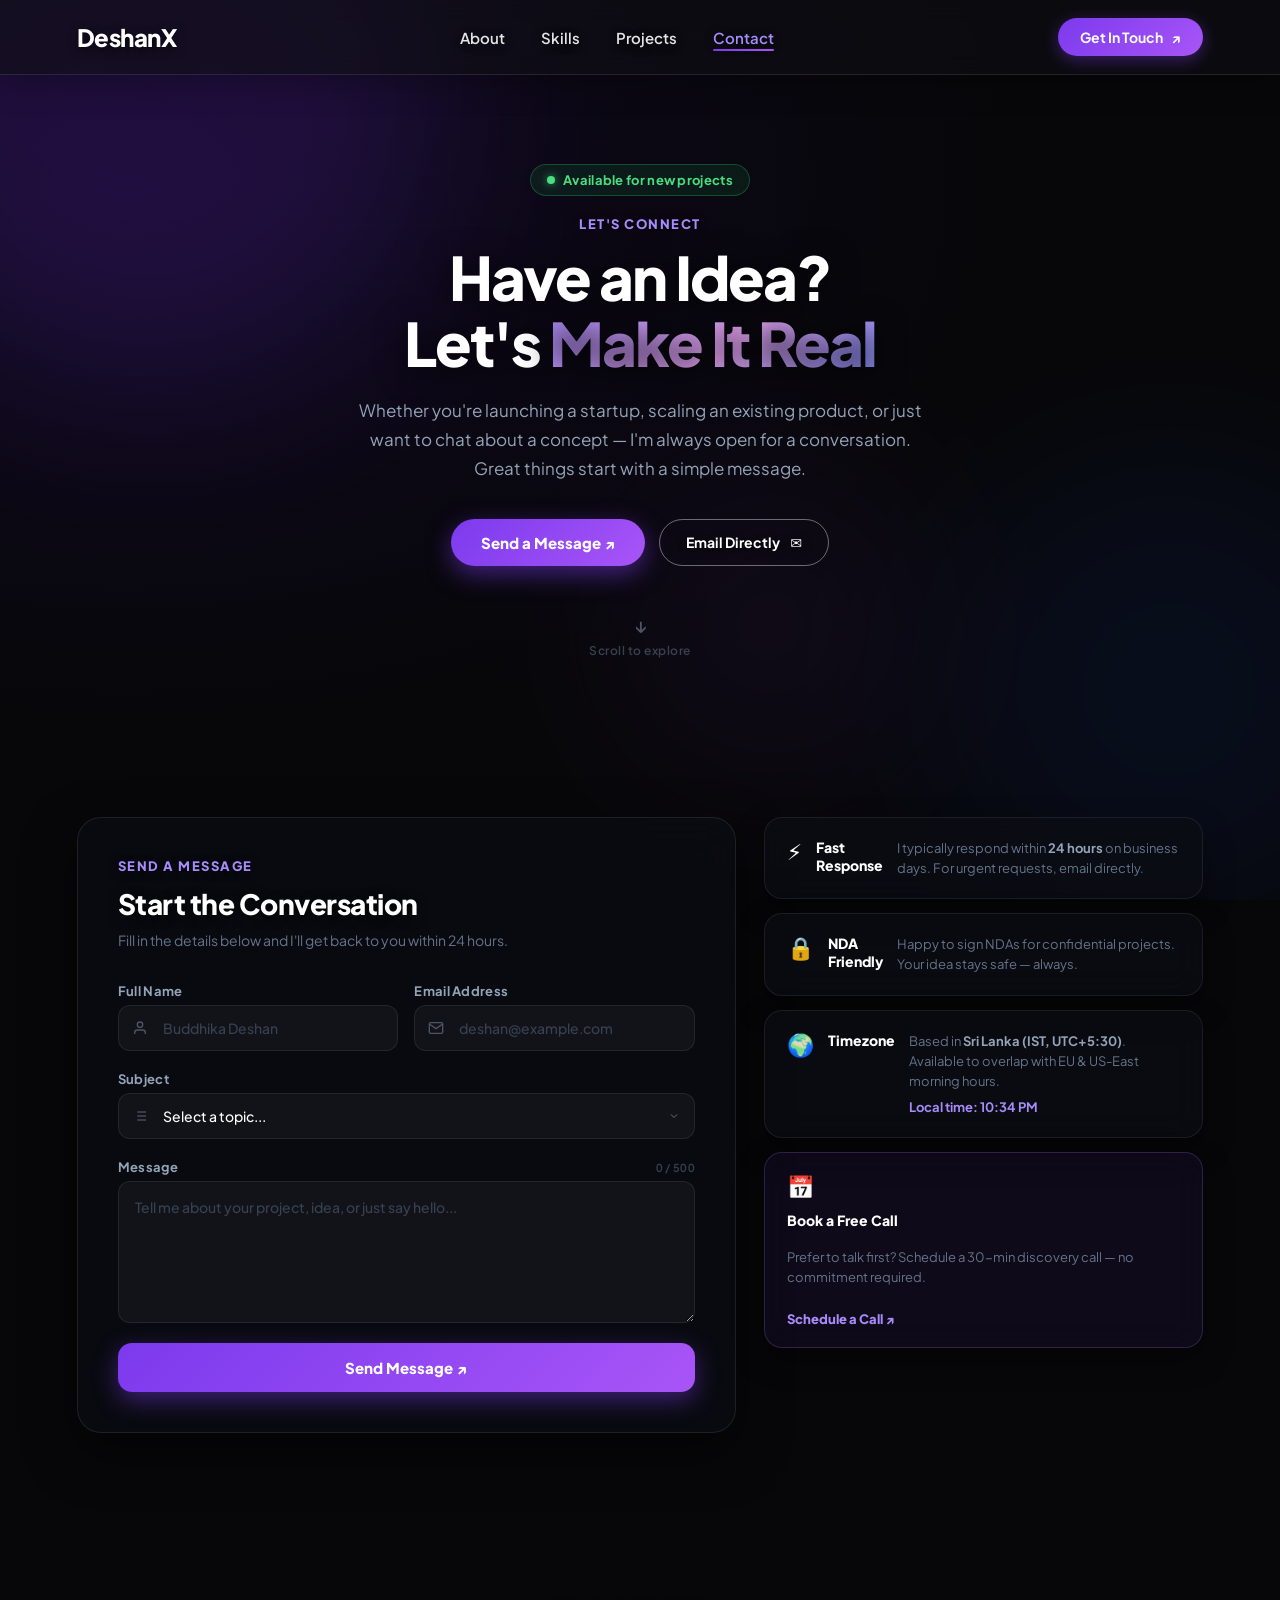
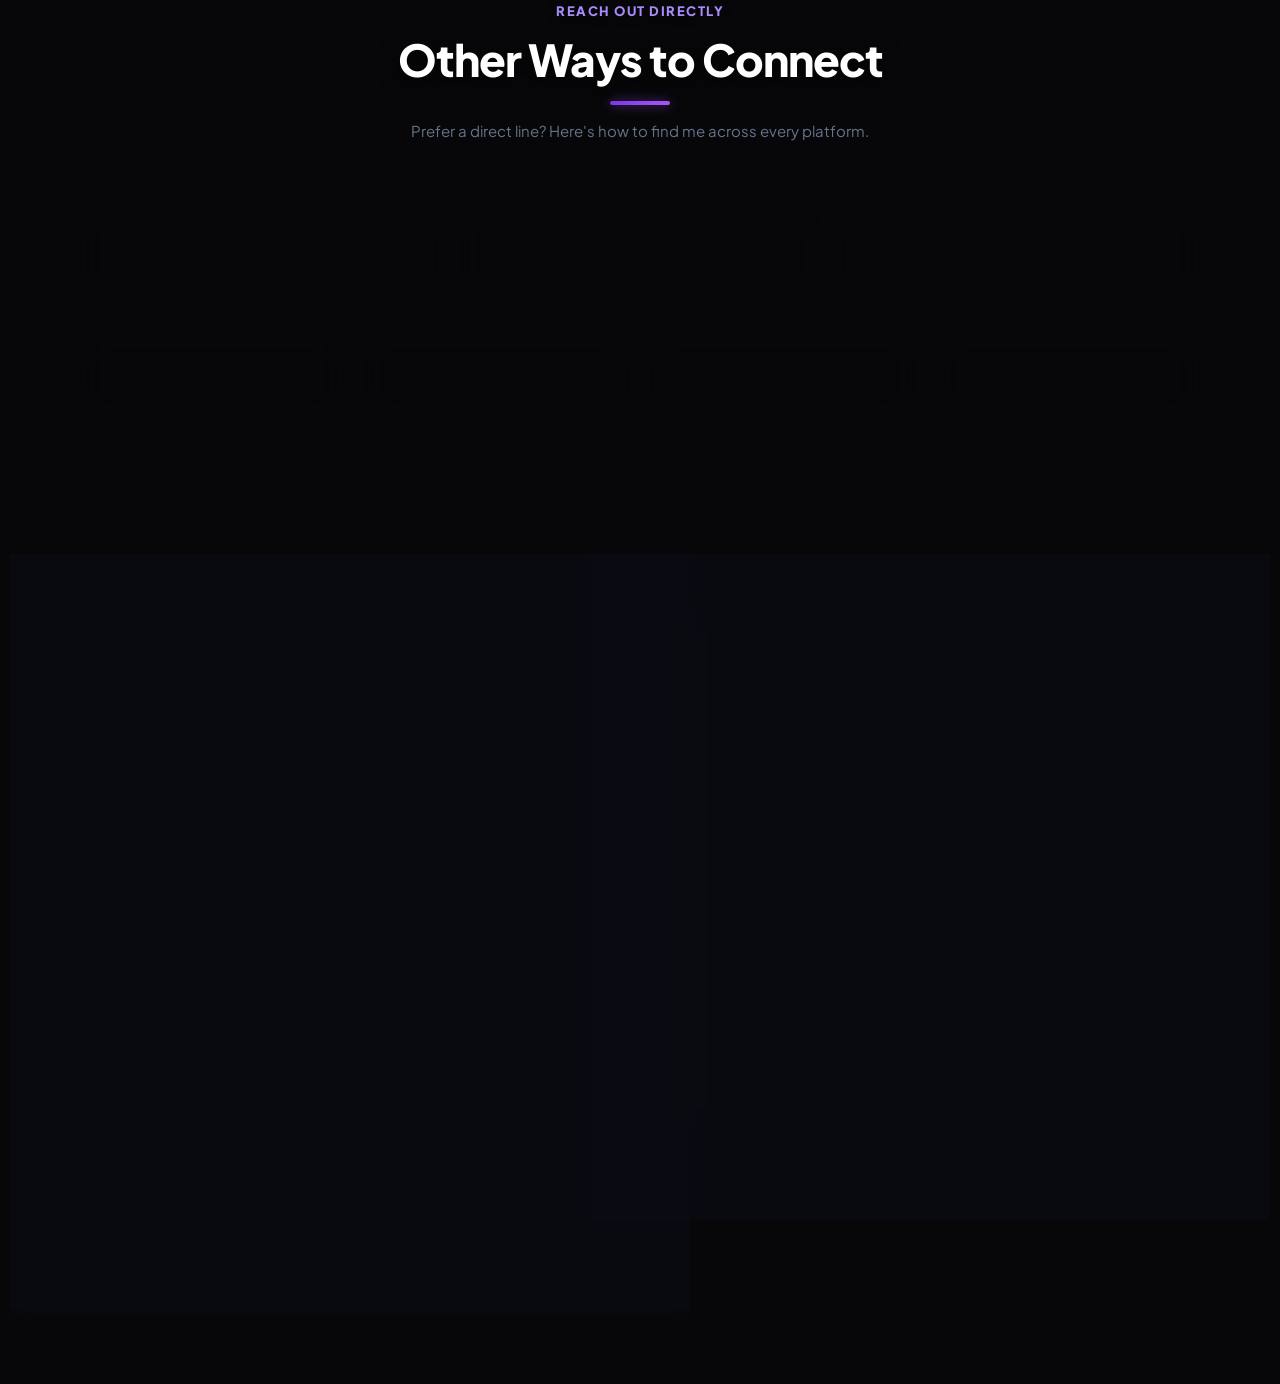
<file: contact.html>
<!DOCTYPE html>
<html lang="en">

<head>
  <meta charset="UTF-8">
  <meta name="viewport" content="width=device-width, initial-scale=1.0">
  <title>Contact — DeshanX Developer</title>
  <meta name="description"
    content="Get in touch with DeshanX — available for freelance projects, collaborations, and full-time opportunities. Let's build something great together.">
  <link rel="preconnect" href="https://fonts.googleapis.com">
  <link rel="preconnect" href="https://fonts.gstatic.com" crossorigin>
  <link href="https://fonts.googleapis.com/css2?family=Plus+Jakarta+Sans:wght@300;400;500;600;700;800&display=swap"
    rel="stylesheet">
  <link rel="stylesheet" href="style.css">
  <link rel="stylesheet" href="contact.css">
</head>

<body class="contact-body">

  <!-- Smoky Dark Background -->
  <div class="contact-bg">
    <div class="contact-orb orb-a"></div>
    <div class="contact-orb orb-b"></div>
    <div class="contact-orb orb-c"></div>
    <div class="contact-grid-overlay"></div>
  </div>

  <main id="content-container" style="background: transparent;">

    <!-- ── Navbar ── -->
    <header class="navbar">
      <div class="logo">DeshanX</div>
      <nav class="nav-links">
        <a href="index.html">About</a>
        <a href="skills.html">Skills</a>
        <a href="projects.html">Projects</a>
        <a href="contact.html" class="nav-active">Contact</a>
      </nav>
      <a href="contact.html" class="btn-purple">
        Get In Touch <span class="arrow-icon">&#8599;</span>
      </a>
      <!-- Hamburger -->
      <button class="hamburger" id="hamburger" aria-label="Toggle menu" aria-expanded="false">
        <span class="bar"></span>
        <span class="bar"></span>
        <span class="bar"></span>
      </button>
      <!-- Mobile Drawer -->
      <nav class="nav-drawer" id="nav-drawer">
        <a href="index.html">About</a>
        <a href="skills.html">Skills</a>
        <a href="projects.html">Projects</a>
        <a href="contact.html" class="nav-active">Contact</a>
        <a href="contact.html" class="btn-purple" style="margin:12px 6% 4px; display:inline-flex; width:auto; align-self:flex-start;">Get In Touch ↗</a>
      </nav>
    </header>

    <!-- ================================================================
         SECTION 1 — HERO TITLE & INTRO
         ================================================================ -->
    <section class="contact-hero section" id="contact-hero">
      <div class="contact-hero-inner">

        <!-- Availability badge -->
        <div class="avail-badge" id="avail-badge">
          <span class="avail-dot"></span>
          <span class="avail-text">Available for new projects</span>
        </div>

        <span class="category-tag">LET'S CONNECT</span>
        <h1 class="contact-hero-title">
          Have an Idea?<br>
          Let's <span class="contact-gradient-text">Make It Real</span>
        </h1>
        <p class="contact-hero-sub">
          Whether you're launching a startup, scaling an existing product, or just want
          to chat about a concept — I'm always open for a conversation. Great things start
          with a simple message.
        </p>

        <!-- Hero CTA chips -->
        <div class="hero-cta-row">
          <a href="#contact-form" class="btn-purple-large" id="hero-cta-form">
            Send a Message &#8599;
          </a>
          <a href="mailto:hello@deshandev.com" class="btn-outline" id="hero-cta-email">
            Email Directly <span class="user-icon">&#x2709;</span>
          </a>
        </div>

        <!-- Floating scroll hint -->
        <div class="scroll-hint">
          <div class="scroll-arrow">&#x2193;</div>
          <span>Scroll to explore</span>
        </div>

      </div>
    </section>

    <!-- ================================================================
         SECTION 2 — CONTACT FORM
         ================================================================ -->
    <section class="form-section section" id="contact-form">
      <div class="form-section-inner">

        <!-- Left — Form panel -->
        <div class="form-panel" id="form-panel">
          <div class="form-panel-header">
            <span class="category-tag">SEND A MESSAGE</span>
            <h2 class="form-panel-title">Start the Conversation</h2>
            <p class="form-panel-sub">Fill in the details below and I'll get back to you within 24 hours.</p>
          </div>

          <form class="contact-form" id="main-contact-form" novalidate>

            <div class="form-row two-col">
              <div class="form-group" id="fg-name">
                <label class="form-label" for="field-name">Full Name</label>
                <div class="input-wrap">
                  <span class="input-icon">
                    <svg width="16" height="16" viewBox="0 0 24 24" fill="none" stroke="currentColor" stroke-width="2">
                      <path d="M20 21v-2a4 4 0 0 0-4-4H8a4 4 0 0 0-4 4v2" />
                      <circle cx="12" cy="7" r="4" />
                    </svg>
                  </span>
                  <input class="form-input" type="text" id="field-name" name="name" placeholder="Buddhika Deshan"
                    autocomplete="name" required>
                </div>
                <span class="form-error" id="err-name">Please enter your name.</span>
              </div>

              <div class="form-group" id="fg-email">
                <label class="form-label" for="field-email">Email Address</label>
                <div class="input-wrap">
                  <span class="input-icon">
                    <svg width="16" height="16" viewBox="0 0 24 24" fill="none" stroke="currentColor" stroke-width="2">
                      <path d="M4 4h16c1.1 0 2 .9 2 2v12c0 1.1-.9 2-2 2H4c-1.1 0-2-.9-2-2V6c0-1.1.9-2 2-2z" />
                      <polyline points="22,6 12,13 2,6" />
                    </svg>
                  </span>
                  <input class="form-input" type="email" id="field-email" name="email" placeholder="deshan@example.com"
                    autocomplete="email" required>
                </div>
                <span class="form-error" id="err-email">Please enter a valid email address.</span>
              </div>
            </div>

            <div class="form-group" id="fg-subject">
              <label class="form-label" for="field-subject">Subject</label>
              <div class="input-wrap">
                <span class="input-icon">
                  <svg width="16" height="16" viewBox="0 0 24 24" fill="none" stroke="currentColor" stroke-width="2">
                    <line x1="8" y1="6" x2="21" y2="6" />
                    <line x1="8" y1="12" x2="21" y2="12" />
                    <line x1="8" y1="18" x2="21" y2="18" />
                    <line x1="3" y1="6" x2="3.01" y2="6" />
                    <line x1="3" y1="12" x2="3.01" y2="12" />
                    <line x1="3" y1="18" x2="3.01" y2="18" />
                  </svg>
                </span>
                <select class="form-input form-select" id="field-subject" name="subject" required>
                  <option value="" disabled selected>Select a topic...</option>
                  <option value="freelance">Freelance Project</option>
                  <option value="fulltime">Full-Time Opportunity</option>
                  <option value="collab">Collaboration / Partnership</option>
                  <option value="consulting">Consulting / Code Review</option>
                  <option value="other">Other / Just Saying Hi</option>
                </select>
              </div>
              <span class="form-error" id="err-subject">Please select a topic.</span>
            </div>

            <div class="form-group" id="fg-message">
              <label class="form-label" for="field-message">
                Message
                <span class="char-count" id="char-count">0 / 500</span>
              </label>
              <div class="input-wrap textarea-wrap">
                <textarea class="form-input form-textarea" id="field-message" name="message"
                  placeholder="Tell me about your project, idea, or just say hello..." rows="5" maxlength="500"
                  required></textarea>
              </div>
              <span class="form-error" id="err-message">Please write a message (min 10 chars).</span>
            </div>

            <button class="form-submit-btn" type="submit" id="form-submit-btn">
              <span class="submit-label" id="submit-label">Send Message &#8599;</span>
              <span class="submit-spinner" id="submit-spinner" aria-hidden="true"></span>
            </button>

          </form>

          <!-- Success State -->
          <div class="form-success" id="form-success" style="display:none;">
            <div class="success-icon">&#x2705;</div>
            <h3 class="success-title">Message Sent!</h3>
            <p class="success-desc">Thanks for reaching out. I'll reply within 24 hours. Talk soon!</p>
            <button class="btn-outline" id="form-reset-btn" style="margin-top:20px;">Send Another &#8635;</button>
          </div>

        </div><!-- /form-panel -->

        <!-- Right — Info sidebar -->
        <div class="form-sidebar" id="form-sidebar">
          <div class="sidebar-card" id="sidebar-resp">
            <div class="sidebar-icon">&#x26A1;</div>
            <h4 class="sidebar-card-title">Fast Response</h4>
            <p class="sidebar-card-desc">I typically respond within <strong>24 hours</strong> on business days. For
              urgent requests, email directly.</p>
          </div>

          <div class="sidebar-card" id="sidebar-nda">
            <div class="sidebar-icon">&#x1F512;</div>
            <h4 class="sidebar-card-title">NDA Friendly</h4>
            <p class="sidebar-card-desc">Happy to sign NDAs for confidential projects. Your idea stays safe — always.
            </p>
          </div>

          <div class="sidebar-card" id="sidebar-tz">
            <div class="sidebar-icon">&#x1F30D;</div>
            <h4 class="sidebar-card-title">Timezone</h4>
            <p class="sidebar-card-desc">Based in <strong>Sri Lanka (IST, UTC+5:30)</strong>. Available to overlap with
              EU &amp; US-East morning hours.</p>
          </div>

          <div class="sidebar-card sidebar-card-cta" id="sidebar-cal">
            <div class="sidebar-icon">&#x1F4C5;</div>
            <h4 class="sidebar-card-title">Book a Free Call</h4>
            <p class="sidebar-card-desc">Prefer to talk first? Schedule a 30-min discovery call — no commitment
              required.</p>
            <a href="#" class="sidebar-cta-link" id="book-call-link">Schedule a Call &#8599;</a>
          </div>
        </div>

      </div>
    </section>

    <!-- ================================================================
         SECTION 3 — DIRECT CONTACT & SOCIAL CARDS
         ================================================================ -->
    <section class="direct-section section" id="direct-contact">
      <div class="section-header center">
        <span class="category-tag">REACH OUT DIRECTLY</span>
        <h2 class="section-heading">Other Ways to Connect</h2>
        <div class="heading-accent-line"></div>
        <p class="direct-section-sub">Prefer a direct line? Here's how to find me across every platform.</p>
      </div>

      <!-- Contact Detail Cards -->
      <div class="contact-details-row">

        <a href="mailto:hello@deshandev.com" class="contact-detail-card" id="cdc-email">
          <div class="cdc-icon-wrap"
            style="background: linear-gradient(135deg, rgba(124,58,237,0.3), rgba(168,85,247,0.15)); border-color: rgba(167,139,250,0.35);">
            <svg width="24" height="24" viewBox="0 0 24 24" fill="none" stroke="#a78bfa" stroke-width="2">
              <path d="M4 4h16c1.1 0 2 .9 2 2v12c0 1.1-.9 2-2 2H4c-1.1 0-2-.9-2-2V6c0-1.1.9-2 2-2z" />
              <polyline points="22,6 12,13 2,6" />
            </svg>
          </div>
          <div class="cdc-body">
            <span class="cdc-label">Email</span>
            <span class="cdc-value">hello@deshandev.com</span>
          </div>
          <span class="cdc-arrow">&#8599;</span>
        </a>

        <a href="tel:+94760348309" class="contact-detail-card" id="cdc-phone">
          <div class="cdc-icon-wrap"
            style="background: linear-gradient(135deg, rgba(34,197,94,0.2), rgba(34,197,94,0.08)); border-color: rgba(34,197,94,0.3);">
            <svg width="24" height="24" viewBox="0 0 24 24" fill="none" stroke="#4ade80" stroke-width="2">
              <path
                d="M22 16.92v3a2 2 0 0 1-2.18 2 19.79 19.79 0 0 1-8.63-3.07A19.5 19.5 0 0 1 4.69 12 19.79 19.79 0 0 1 1.62 3.38 2 2 0 0 1 3.6 1.21h3a2 2 0 0 1 2 1.72 12.84 12.84 0 0 0 .7 2.81 2 2 0 0 1-.45 2.11L8.09 9.91a16 16 0 0 0 6 6l1.27-1.27a2 2 0 0 1 2.11-.45 12.84 12.84 0 0 0 2.81.7A2 2 0 0 1 22 16.92z" />
            </svg>
          </div>
          <div class="cdc-body">
            <span class="cdc-label">Phone / WhatsApp</span>
            <span class="cdc-value">+94 76 123 4567</span>
          </div>
          <span class="cdc-arrow">&#8599;</span>
        </a>

        <div class="contact-detail-card no-link" id="cdc-location">
          <div class="cdc-icon-wrap"
            style="background: linear-gradient(135deg, rgba(251,191,36,0.2), rgba(251,191,36,0.06)); border-color: rgba(251,191,36,0.3);">
            <svg width="24" height="24" viewBox="0 0 24 24" fill="none" stroke="#fbbf24" stroke-width="2">
              <path d="M21 10c0 7-9 13-9 13s-9-6-9-13a9 9 0 0 1 18 0z" />
              <circle cx="12" cy="10" r="3" />
            </svg>
          </div>
          <div class="cdc-body">
            <span class="cdc-label">Location</span>
            <span class="cdc-value">Sri Lanka &mdash; Remote Worldwide</span>
          </div>
          <span class="cdc-arrow location-icon">&#x1F30D;</span>
        </div>

      </div>

      <!-- Social Media Cards -->
      <div class="social-cards-grid">

        <a href="#" class="social-card" id="sc-github" target="_blank" rel="noopener noreferrer">
          <div class="social-card-icon" style="color:#ffffff;">
            <svg width="28" height="28" viewBox="0 0 24 24" fill="none" stroke="currentColor" stroke-width="1.8">
              <path
                d="M9 19c-5 1.5-5-2.5-7-3m14 6v-3.87a3.37 3.37 0 0 0-.94-2.61c3.14-.35 6.44-1.54 6.44-7A5.44 5.44 0 0 0 20 4.77 5.07 5.07 0 0 0 19.91 1S18.73.65 16 2.48a13.38 13.38 0 0 0-7 0C6.27.65 5.09 1 5.09 1A5.07 5.07 0 0 0 5 4.77a5.44 5.44 0 0 0-1.5 3.78c0 5.42 3.3 6.61 6.44 7A3.37 3.37 0 0 0 9 18.13V22" />
            </svg>
          </div>
          <div class="social-card-body">
            <span class="social-card-name">GitHub</span>
            <span class="social-card-handle">@deshanx-dev</span>
          </div>
          <span class="social-card-badge">50+ Repos</span>
          <span class="social-arrow">&#8599;</span>
        </a>

        <a href="#" class="social-card" id="sc-linkedin" target="_blank" rel="noopener noreferrer">
          <div class="social-card-icon" style="color:#0a66c2;">
            <svg width="28" height="28" viewBox="0 0 24 24" fill="none" stroke="currentColor" stroke-width="1.8">
              <path d="M16 8a6 6 0 0 1 6 6v7h-4v-7a2 2 0 0 0-2-2 2 2 0 0 0-2 2v7h-4v-7a6 6 0 0 1 6-6z" />
              <rect x="2" y="9" width="4" height="12" />
              <circle cx="4" cy="4" r="2" />
            </svg>
          </div>
          <div class="social-card-body">
            <span class="social-card-name">LinkedIn</span>
            <span class="social-card-handle">in/deshanx</span>
          </div>
          <span class="social-card-badge">500+ Connections</span>
          <span class="social-arrow">&#8599;</span>
        </a>

        <a href="#" class="social-card" id="sc-twitter" target="_blank" rel="noopener noreferrer">
          <div class="social-card-icon" style="color:#1d9bf0;">
            <svg width="28" height="28" viewBox="0 0 24 24" fill="none" stroke="currentColor" stroke-width="1.8">
              <path
                d="M23 3a10.9 10.9 0 0 1-3.14 1.53 4.48 4.48 0 0 0-7.86 3v1A10.66 10.66 0 0 1 3 4s-4 9 5 13a11.64 11.64 0 0 1-7 2c9 5 20 0 20-11.5a4.5 4.5 0 0 0-.08-.83A7.72 7.72 0 0 0 23 3z" />
            </svg>
          </div>
          <div class="social-card-body">
            <span class="social-card-name">Twitter / X</span>
            <span class="social-card-handle">@deshanx_dev</span>
          </div>
          <span class="social-card-badge">Dev Content</span>
          <span class="social-arrow">&#8599;</span>
        </a>

        <a href="#" class="social-card" id="sc-instagram" target="_blank" rel="noopener noreferrer">
          <div class="social-card-icon" style="color:#e1306c;">
            <svg width="28" height="28" viewBox="0 0 24 24" fill="none" stroke="currentColor" stroke-width="1.8">
              <rect x="2" y="2" width="20" height="20" rx="5" ry="5" />
              <path d="M16 11.37A4 4 0 1 1 12.63 8 4 4 0 0 1 16 11.37z" />
              <line x1="17.5" y1="6.5" x2="17.51" y2="6.5" />
            </svg>
          </div>
          <div class="social-card-body">
            <span class="social-card-name">Instagram</span>
            <span class="social-card-handle">@deshanx.dev</span>
          </div>
          <span class="social-card-badge">Behind the Scenes</span>
          <span class="social-arrow">&#8599;</span>
        </a>

      </div>
    </section>

    <!-- ================================================================
         SECTION 4 — FAQ & AVAILABILITY
         ================================================================ -->
    <section class="faq-section section" id="faq">
      <div class="faq-layout">

        <!-- Left — Availability Status -->
        <div class="availability-panel" id="availability-panel">
          <span class="category-tag">CURRENT STATUS</span>
          <h2 class="section-heading" style="font-size:32px; text-align:left; margin-top:8px;">
            Availability &amp; Work Preferences
          </h2>

          <div class="avail-status-card" id="avail-status-main">
            <div class="avail-pulse-wrap">
              <span class="avail-pulse-dot"></span>
              <span class="avail-pulse-ring"></span>
            </div>
            <div>
              <span class="avail-status-label">Open to Work</span>
              <span class="avail-status-sub">Accepting projects &mdash; Limited slots</span>
            </div>
          </div>

          <div class="work-prefs">
            <div class="work-pref-item" id="wp-freelance">
              <span class="pref-check">&#x2714;</span>
              <div>
                <span class="pref-title">Freelance Projects</span>
                <span class="pref-desc">Fixed-price or hourly — short or long term</span>
              </div>
            </div>
            <div class="work-pref-item" id="wp-fulltime">
              <span class="pref-check">&#x2714;</span>
              <div>
                <span class="pref-title">Full-Time Remote Roles</span>
                <span class="pref-desc">Open to senior frontend / full-stack positions</span>
              </div>
            </div>
            <div class="work-pref-item" id="wp-collab">
              <span class="pref-check">&#x2714;</span>
              <div>
                <span class="pref-title">Open Source &amp; Collaboration</span>
                <span class="pref-desc">Always up for meaningful open-source contributions</span>
              </div>
            </div>
            <div class="work-pref-item pref-no" id="wp-intern">
              <span class="pref-check pref-x">&#x2718;</span>
              <div>
                <span class="pref-title">Internships / Unpaid Work</span>
                <span class="pref-desc">Not currently available for unpaid engagements</span>
              </div>
            </div>
          </div>

          <div class="resp-time-row">
            <span class="resp-time-label">&#x231A; Avg. Response Time</span>
            <span class="resp-time-val">Under 24 hrs</span>
          </div>
        </div>

        <!-- Right — FAQ accordion -->
        <div class="faq-panel" id="faq-panel">
          <span class="category-tag">FAQ</span>
          <h2 class="section-heading" style="font-size:32px; text-align:left; margin-top:8px;">
            Common Questions
          </h2>

          <div class="faq-list" id="faq-list">

            <div class="faq-item" id="faq-1">
              <button class="faq-q" aria-expanded="false" id="faq-btn-1">
                <span>What types of projects do you take on?</span>
                <span class="faq-chevron">&#x276F;</span>
              </button>
              <div class="faq-a" id="faq-a-1">
                <p>I work on web apps, SaaS products, e-commerce platforms, landing pages, API development, and UI/UX
                  implementations. I'm most comfortable in the React / Next.js / Node.js ecosystem.</p>
              </div>
            </div>

            <div class="faq-item" id="faq-2">
              <button class="faq-q" aria-expanded="false" id="faq-btn-2">
                <span>How much do you charge?</span>
                <span class="faq-chevron">&#x276F;</span>
              </button>
              <div class="faq-a" id="faq-a-2">
                <p>Pricing depends on scope, complexity, and timeline. I offer fixed-price project quotes as well as
                  hourly consulting rates. Send me a message with your requirements and I'll provide a detailed estimate
                  within 48 hours.</p>
              </div>
            </div>

            <div class="faq-item" id="faq-3">
              <button class="faq-q" aria-expanded="false" id="faq-btn-3">
                <span>What's your typical project timeline?</span>
                <span class="faq-chevron">&#x276F;</span>
              </button>
              <div class="faq-a" id="faq-a-3">
                <p>Simple landing pages take 3–7 days. Full-stack apps typically range from 4–12 weeks depending on
                  features. I provide weekly progress updates and milestone deliveries throughout.</p>
              </div>
            </div>

            <div class="faq-item" id="faq-4">
              <button class="faq-q" aria-expanded="false" id="faq-btn-4">
                <span>Do you work with international clients?</span>
                <span class="faq-chevron">&#x276F;</span>
              </button>
              <div class="faq-a" id="faq-a-4">
                <p>Absolutely. I've worked with clients across Europe, the US, and Southeast Asia. Communication happens
                  over Slack, Zoom, or email — async-friendly workflows are my default.</p>
              </div>
            </div>

            <div class="faq-item" id="faq-5">
              <button class="faq-q" aria-expanded="false" id="faq-btn-5">
                <span>Do you offer post-launch support?</span>
                <span class="faq-chevron">&#x276F;</span>
              </button>
              <div class="faq-a" id="faq-a-5">
                <p>Yes — every project includes a 14-day post-launch support window at no extra cost. For ongoing
                  maintenance, I offer monthly retainer plans. Just ask and we'll figure out the right arrangement.</p>
              </div>
            </div>

          </div><!-- /faq-list -->
        </div>

      </div>
    </section>

    <!-- ── Footer ── -->
    <footer class="footer">
      <span>&copy; 2026 DeshanX Developer. All rights reserved.</span>
      <span><a href="index.html" class="footer-home-link">&larr; Back to Home</a></span>
      <span>Made with <span class="heart">&#x2764;&#xFE0F;</span> by DeshanX</span>
    </footer>

    <!-- Mobile Nav Overlay -->
    <div id="nav-overlay"></div>

  </main>

  <script src="contact.js"></script>

  <!-- Hamburger Nav Toggle -->
  <script>
    (function () {
      const btn = document.getElementById('hamburger');
      const drawer = document.getElementById('nav-drawer');
      const overlay = document.getElementById('nav-overlay');
      if (!btn || !drawer || !overlay) return;

      function openNav() {
        btn.classList.add('open');
        drawer.classList.add('open');
        overlay.style.display = 'block';
        requestAnimationFrame(() => overlay.classList.add('visible'));
        btn.setAttribute('aria-expanded', 'true');
        document.body.style.overflow = 'hidden';
      }

      function closeNav() {
        btn.classList.remove('open');
        drawer.classList.remove('open');
        overlay.classList.remove('visible');
        setTimeout(() => { overlay.style.display = 'none'; }, 300);
        btn.setAttribute('aria-expanded', 'false');
        document.body.style.overflow = '';
      }

      btn.addEventListener('click', () => {
        btn.classList.contains('open') ? closeNav() : openNav();
      });

      overlay.addEventListener('click', closeNav);

      drawer.querySelectorAll('a').forEach(a => {
        a.addEventListener('click', closeNav);
      });

      window.addEventListener('resize', () => {
        if (window.innerWidth > 1024) closeNav();
      });
    })();
  </script>
</body>

</html>
</file>
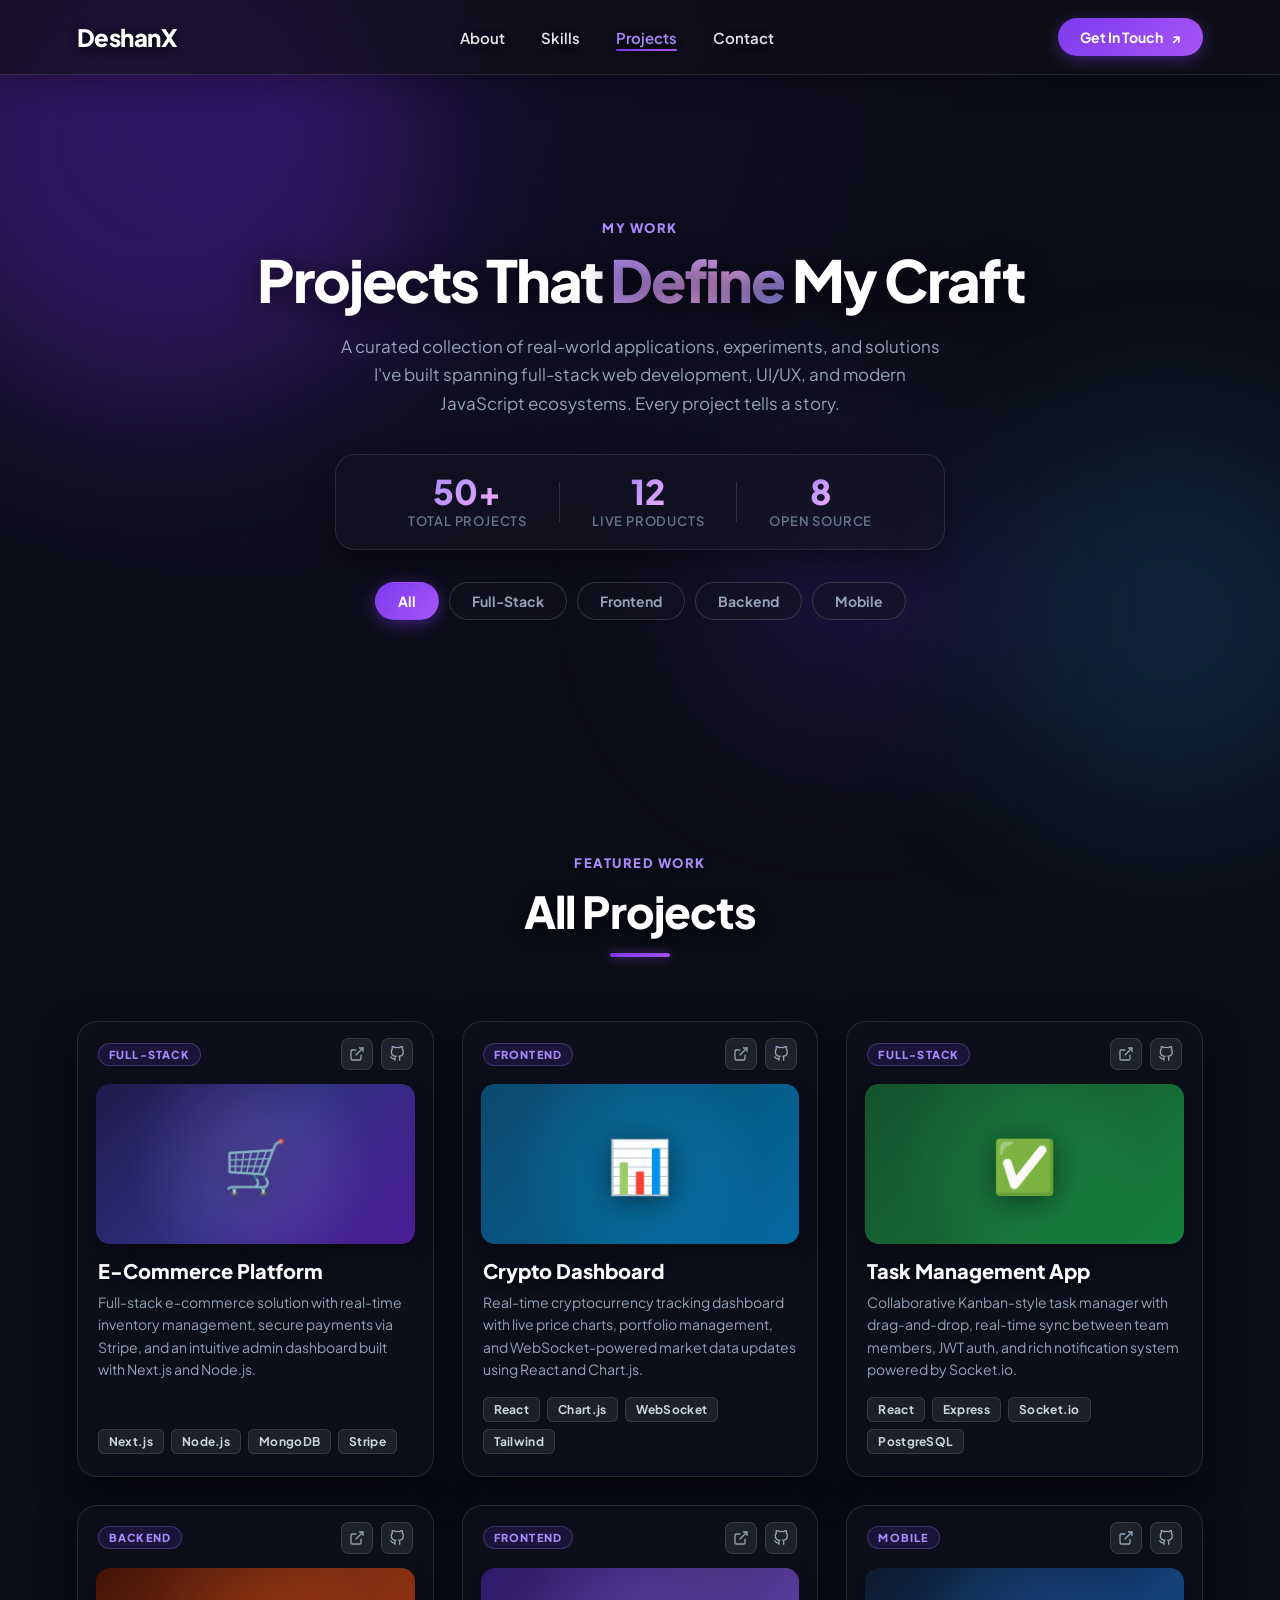
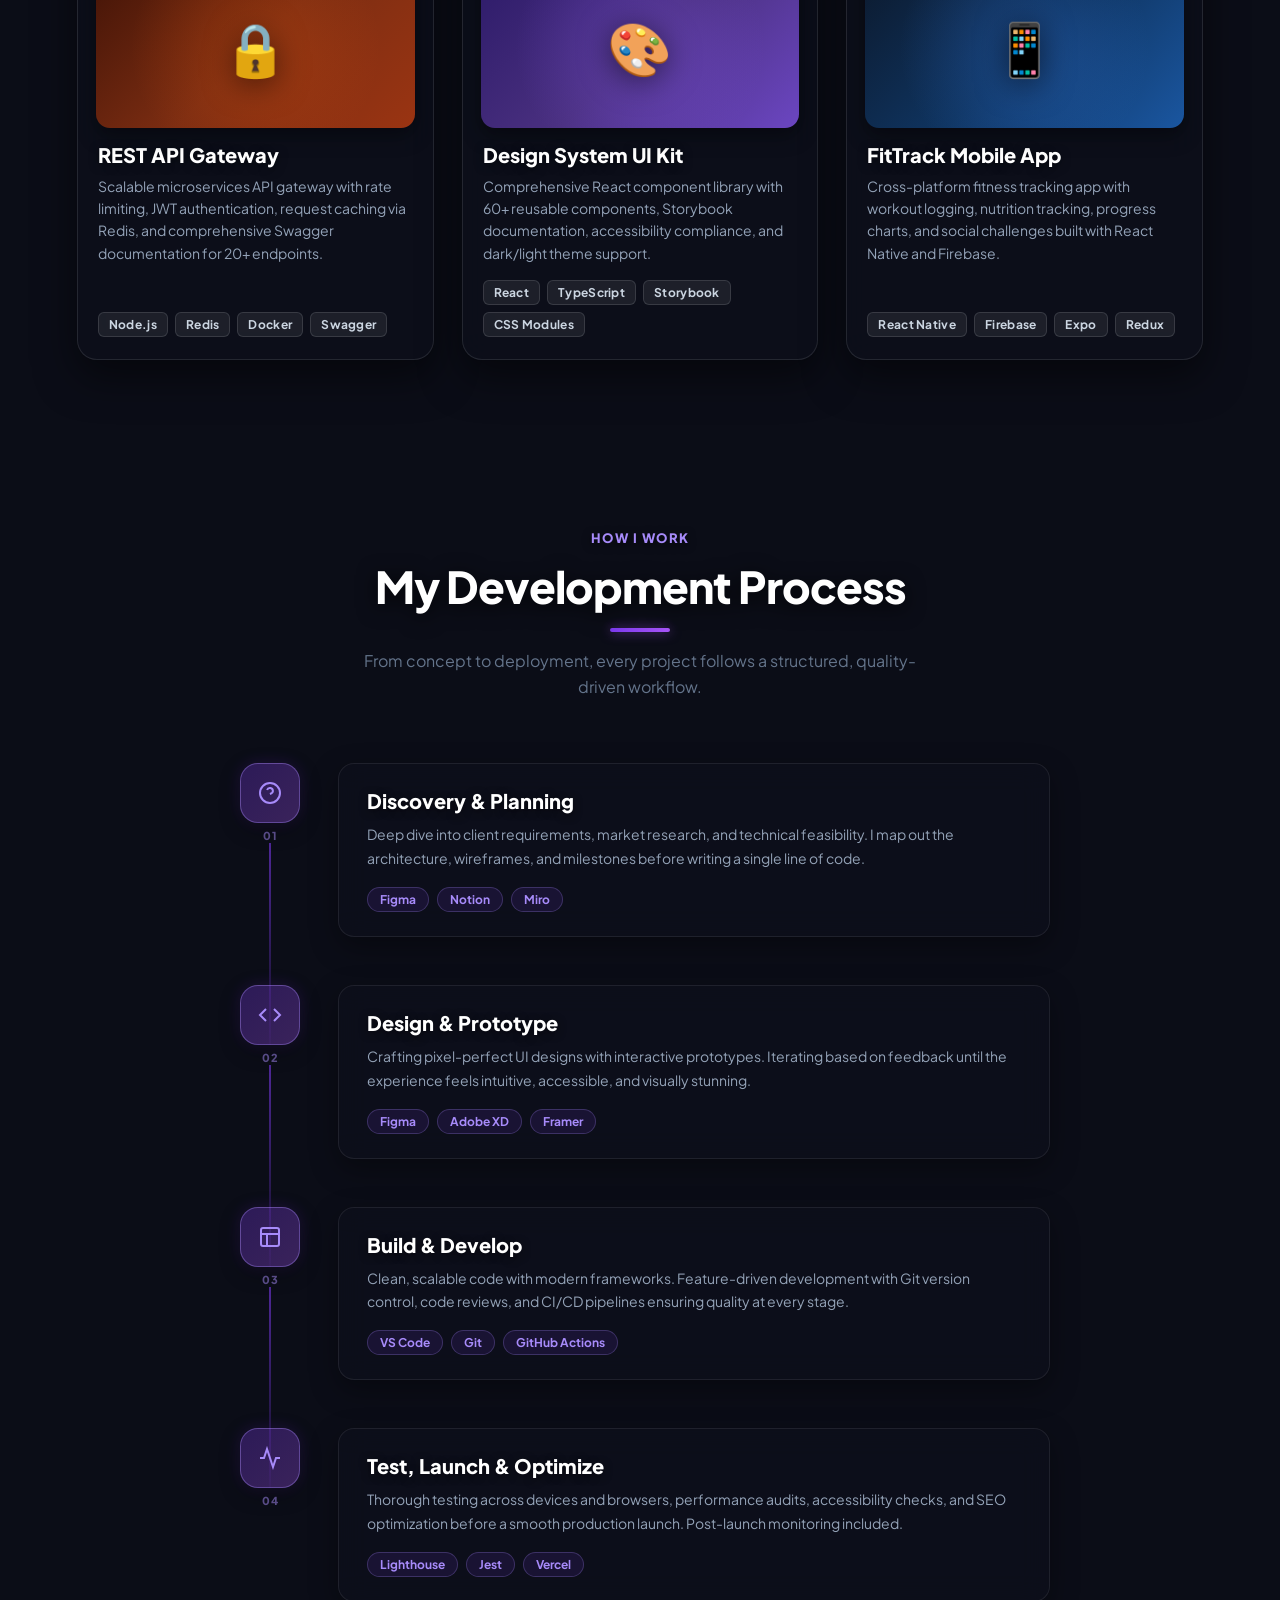
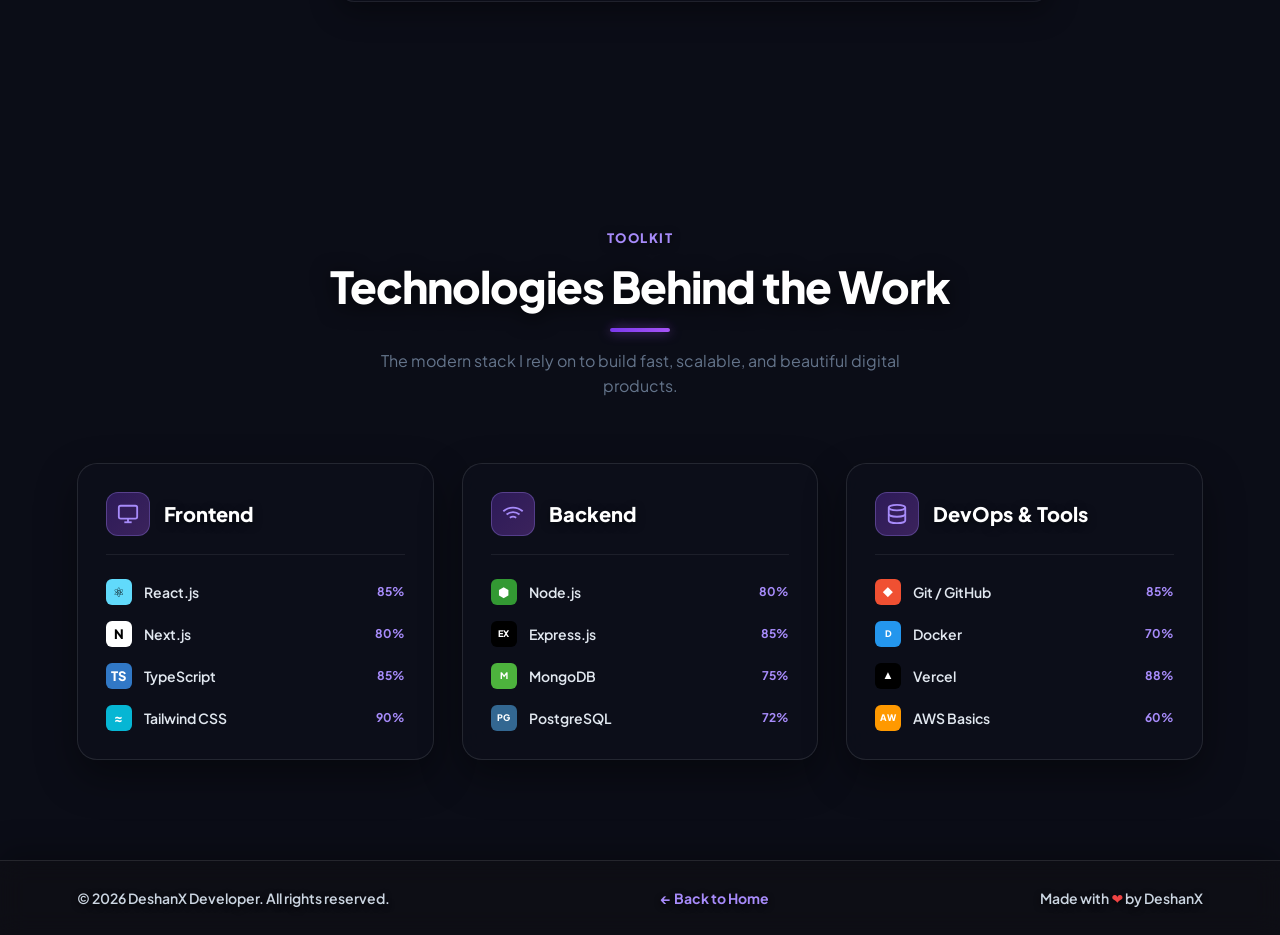
<file: projects.html>
<!DOCTYPE html>
<html lang="en">

<head>
  <meta charset="UTF-8">
  <meta name="viewport" content="width=device-width, initial-scale=1.0">
  <title>Projects — DeshanX Developer</title>
  <meta name="description" content="Explore all of DeshanX's web development projects — from full-stack apps to crypto dashboards and e-commerce platforms built with React, Node.js, and more.">
  <link rel="preconnect" href="https://fonts.googleapis.com">
  <link rel="preconnect" href="https://fonts.gstatic.com" crossorigin>
  <link href="https://fonts.googleapis.com/css2?family=Plus+Jakarta+Sans:wght@300;400;500;600;700;800&display=swap" rel="stylesheet">
  <link rel="stylesheet" href="style.css">
  <link rel="stylesheet" href="projects.css">
</head>

<body class="projects-body">

  <!-- Animated Gradient Background -->
  <div class="proj-bg-canvas">
    <div class="bg-orb orb-1"></div>
    <div class="bg-orb orb-2"></div>
    <div class="bg-orb orb-3"></div>
    <div class="bg-grid"></div>
  </div>

  <main id="content-container" style="background: transparent;">

    <!-- Navbar -->
    <header class="navbar">
      <div class="logo">DeshanX</div>
      <nav class="nav-links">
        <a href="index.html">About</a>
        <a href="skills.html">Skills</a>
        <a href="projects.html" class="nav-active">Projects</a>
        <a href="contact.html">Contact</a>
      </nav>
      <a href="contact.html" class="btn-purple">
        Get In Touch <span class="arrow-icon">&#8599;</span>
      </a>
      <!-- Hamburger -->
      <button class="hamburger" id="hamburger" aria-label="Toggle menu" aria-expanded="false">
        <span class="bar"></span>
        <span class="bar"></span>
        <span class="bar"></span>
      </button>
      <!-- Mobile Drawer -->
      <nav class="nav-drawer" id="nav-drawer">
        <a href="index.html">About</a>
        <a href="skills.html">Skills</a>
        <a href="projects.html" class="nav-active">Projects</a>
        <a href="contact.html">Contact</a>
        <a href="contact.html" class="btn-purple" style="margin:12px 6% 4px; display:inline-flex; width:auto; align-self:flex-start;">Get In Touch ↗</a>
      </nav>
    </header>

    <!-- ===== SECTION 1 — Hero Header ===== -->
    <section class="proj-hero section">
      <div class="proj-hero-inner">
        <span class="category-tag">MY WORK</span>
        <h1 class="proj-hero-title">Projects That <span class="gradient-text">Define</span> My Craft</h1>
        <p class="proj-hero-sub">
          A curated collection of real-world applications, experiments, and solutions I've built spanning
          full-stack web development, UI/UX, and modern JavaScript ecosystems. Every project tells a story.
        </p>
        <div class="proj-hero-stats">
          <div class="hero-stat">
            <span class="hero-stat-num">50+</span>
            <span class="hero-stat-label">Total Projects</span>
          </div>
          <div class="hero-stat-divider"></div>
          <div class="hero-stat">
            <span class="hero-stat-num">12</span>
            <span class="hero-stat-label">Live Products</span>
          </div>
          <div class="hero-stat-divider"></div>
          <div class="hero-stat">
            <span class="hero-stat-num">8</span>
            <span class="hero-stat-label">Open Source</span>
          </div>
        </div>
        <!-- Filter pills -->
        <div class="filter-pills" id="filter-pills">
          <button class="pill active" data-filter="all" id="pill-all">All</button>
          <button class="pill" data-filter="fullstack" id="pill-fullstack">Full-Stack</button>
          <button class="pill" data-filter="frontend" id="pill-frontend">Frontend</button>
          <button class="pill" data-filter="backend" id="pill-backend">Backend</button>
          <button class="pill" data-filter="mobile" id="pill-mobile">Mobile</button>
        </div>
      </div>
    </section>

    <!-- ===== SECTION 2 — Projects Showcase Grid ===== -->
    <section class="proj-grid-section section" id="all-projects">
      <div class="section-header center">
        <span class="category-tag">FEATURED WORK</span>
        <h2 class="section-heading">All Projects</h2>
        <div class="heading-accent-line"></div>
      </div>

      <div class="proj-showcase-grid" id="projects-grid">

        <!-- Project Card 1 -->
        <div class="proj-card" data-category="fullstack" id="proj-card-1">
          <div class="proj-card-header">
            <span class="proj-tag">Full-Stack</span>
            <div class="proj-links">
              <a href="#" class="proj-icon-link" title="Live Demo" aria-label="View live demo">
                <svg width="16" height="16" viewBox="0 0 24 24" fill="none" stroke="currentColor" stroke-width="2"><path d="M18 13v6a2 2 0 0 1-2 2H5a2 2 0 0 1-2-2V8a2 2 0 0 1 2-2h6"/><polyline points="15 3 21 3 21 9"/><line x1="10" y1="14" x2="21" y2="3"/></svg>
              </a>
              <a href="#" class="proj-icon-link" title="GitHub" aria-label="View GitHub repository">
                <svg width="16" height="16" viewBox="0 0 24 24" fill="none" stroke="currentColor" stroke-width="2"><path d="M9 19c-5 1.5-5-2.5-7-3m14 6v-3.87a3.37 3.37 0 0 0-.94-2.61c3.14-.35 6.44-1.54 6.44-7A5.44 5.44 0 0 0 20 4.77 5.07 5.07 0 0 0 19.91 1S18.73.65 16 2.48a13.38 13.38 0 0 0-7 0C6.27.65 5.09 1 5.09 1A5.07 5.07 0 0 0 5 4.77a5.44 5.44 0 0 0-1.5 3.78c0 5.42 3.3 6.61 6.44 7A3.37 3.37 0 0 0 9 18.13V22"/></svg>
              </a>
            </div>
          </div>
          <div class="proj-card-visual" style="background: linear-gradient(135deg, #1e1b4b 0%, #312e81 50%, #4c1d95 100%);">
            <div class="proj-visual-icon">&#x1F6D2;</div>
            <div class="proj-visual-glow"></div>
          </div>
          <div class="proj-card-body">
            <h3 class="proj-card-title">E-Commerce Platform</h3>
            <p class="proj-card-desc">Full-stack e-commerce solution with real-time inventory management, secure payments via Stripe, and an intuitive admin dashboard built with Next.js and Node.js.</p>
            <div class="proj-tech-stack">
              <span class="tech-pill">Next.js</span>
              <span class="tech-pill">Node.js</span>
              <span class="tech-pill">MongoDB</span>
              <span class="tech-pill">Stripe</span>
            </div>
          </div>
        </div>

        <!-- Project Card 2 -->
        <div class="proj-card" data-category="frontend" id="proj-card-2">
          <div class="proj-card-header">
            <span class="proj-tag">Frontend</span>
            <div class="proj-links">
              <a href="#" class="proj-icon-link" title="Live Demo" aria-label="View live demo"><svg width="16" height="16" viewBox="0 0 24 24" fill="none" stroke="currentColor" stroke-width="2"><path d="M18 13v6a2 2 0 0 1-2 2H5a2 2 0 0 1-2-2V8a2 2 0 0 1 2-2h6"/><polyline points="15 3 21 3 21 9"/><line x1="10" y1="14" x2="21" y2="3"/></svg></a>
              <a href="#" class="proj-icon-link" title="GitHub" aria-label="View GitHub repository"><svg width="16" height="16" viewBox="0 0 24 24" fill="none" stroke="currentColor" stroke-width="2"><path d="M9 19c-5 1.5-5-2.5-7-3m14 6v-3.87a3.37 3.37 0 0 0-.94-2.61c3.14-.35 6.44-1.54 6.44-7A5.44 5.44 0 0 0 20 4.77 5.07 5.07 0 0 0 19.91 1S18.73.65 16 2.48a13.38 13.38 0 0 0-7 0C6.27.65 5.09 1 5.09 1A5.07 5.07 0 0 0 5 4.77a5.44 5.44 0 0 0-1.5 3.78c0 5.42 3.3 6.61 6.44 7A3.37 3.37 0 0 0 9 18.13V22"/></svg></a>
            </div>
          </div>
          <div class="proj-card-visual" style="background: linear-gradient(135deg, #0c4a6e 0%, #075985 50%, #0369a1 100%);">
            <div class="proj-visual-icon">&#x1F4CA;</div>
            <div class="proj-visual-glow" style="background: radial-gradient(circle, rgba(14,165,233,0.3) 0%, transparent 70%);"></div>
          </div>
          <div class="proj-card-body">
            <h3 class="proj-card-title">Crypto Dashboard</h3>
            <p class="proj-card-desc">Real-time cryptocurrency tracking dashboard with live price charts, portfolio management, and WebSocket-powered market data updates using React and Chart.js.</p>
            <div class="proj-tech-stack">
              <span class="tech-pill">React</span>
              <span class="tech-pill">Chart.js</span>
              <span class="tech-pill">WebSocket</span>
              <span class="tech-pill">Tailwind</span>
            </div>
          </div>
        </div>

        <!-- Project Card 3 -->
        <div class="proj-card" data-category="fullstack" id="proj-card-3">
          <div class="proj-card-header">
            <span class="proj-tag">Full-Stack</span>
            <div class="proj-links">
              <a href="#" class="proj-icon-link" title="Live Demo" aria-label="View live demo"><svg width="16" height="16" viewBox="0 0 24 24" fill="none" stroke="currentColor" stroke-width="2"><path d="M18 13v6a2 2 0 0 1-2 2H5a2 2 0 0 1-2-2V8a2 2 0 0 1 2-2h6"/><polyline points="15 3 21 3 21 9"/><line x1="10" y1="14" x2="21" y2="3"/></svg></a>
              <a href="#" class="proj-icon-link" title="GitHub" aria-label="View GitHub repository"><svg width="16" height="16" viewBox="0 0 24 24" fill="none" stroke="currentColor" stroke-width="2"><path d="M9 19c-5 1.5-5-2.5-7-3m14 6v-3.87a3.37 3.37 0 0 0-.94-2.61c3.14-.35 6.44-1.54 6.44-7A5.44 5.44 0 0 0 20 4.77 5.07 5.07 0 0 0 19.91 1S18.73.65 16 2.48a13.38 13.38 0 0 0-7 0C6.27.65 5.09 1 5.09 1A5.07 5.07 0 0 0 5 4.77a5.44 5.44 0 0 0-1.5 3.78c0 5.42 3.3 6.61 6.44 7A3.37 3.37 0 0 0 9 18.13V22"/></svg></a>
            </div>
          </div>
          <div class="proj-card-visual" style="background: linear-gradient(135deg, #14532d 0%, #166534 50%, #15803d 100%);">
            <div class="proj-visual-icon">&#x2705;</div>
            <div class="proj-visual-glow" style="background: radial-gradient(circle, rgba(34,197,94,0.25) 0%, transparent 70%);"></div>
          </div>
          <div class="proj-card-body">
            <h3 class="proj-card-title">Task Management App</h3>
            <p class="proj-card-desc">Collaborative Kanban-style task manager with drag-and-drop, real-time sync between team members, JWT auth, and rich notification system powered by Socket.io.</p>
            <div class="proj-tech-stack">
              <span class="tech-pill">React</span>
              <span class="tech-pill">Express</span>
              <span class="tech-pill">Socket.io</span>
              <span class="tech-pill">PostgreSQL</span>
            </div>
          </div>
        </div>

        <!-- Project Card 4 -->
        <div class="proj-card" data-category="backend" id="proj-card-4">
          <div class="proj-card-header">
            <span class="proj-tag">Backend</span>
            <div class="proj-links">
              <a href="#" class="proj-icon-link" title="Live Demo" aria-label="View live demo"><svg width="16" height="16" viewBox="0 0 24 24" fill="none" stroke="currentColor" stroke-width="2"><path d="M18 13v6a2 2 0 0 1-2 2H5a2 2 0 0 1-2-2V8a2 2 0 0 1 2-2h6"/><polyline points="15 3 21 3 21 9"/><line x1="10" y1="14" x2="21" y2="3"/></svg></a>
              <a href="#" class="proj-icon-link" title="GitHub" aria-label="View GitHub repository"><svg width="16" height="16" viewBox="0 0 24 24" fill="none" stroke="currentColor" stroke-width="2"><path d="M9 19c-5 1.5-5-2.5-7-3m14 6v-3.87a3.37 3.37 0 0 0-.94-2.61c3.14-.35 6.44-1.54 6.44-7A5.44 5.44 0 0 0 20 4.77 5.07 5.07 0 0 0 19.91 1S18.73.65 16 2.48a13.38 13.38 0 0 0-7 0C6.27.65 5.09 1 5.09 1A5.07 5.07 0 0 0 5 4.77a5.44 5.44 0 0 0-1.5 3.78c0 5.42 3.3 6.61 6.44 7A3.37 3.37 0 0 0 9 18.13V22"/></svg></a>
            </div>
          </div>
          <div class="proj-card-visual" style="background: linear-gradient(135deg, #431407 0%, #7c2d12 50%, #9a3412 100%);">
            <div class="proj-visual-icon">&#x1F512;</div>
            <div class="proj-visual-glow" style="background: radial-gradient(circle, rgba(234,88,12,0.25) 0%, transparent 70%);"></div>
          </div>
          <div class="proj-card-body">
            <h3 class="proj-card-title">REST API Gateway</h3>
            <p class="proj-card-desc">Scalable microservices API gateway with rate limiting, JWT authentication, request caching via Redis, and comprehensive Swagger documentation for 20+ endpoints.</p>
            <div class="proj-tech-stack">
              <span class="tech-pill">Node.js</span>
              <span class="tech-pill">Redis</span>
              <span class="tech-pill">Docker</span>
              <span class="tech-pill">Swagger</span>
            </div>
          </div>
        </div>

        <!-- Project Card 5 -->
        <div class="proj-card" data-category="frontend" id="proj-card-5">
          <div class="proj-card-header">
            <span class="proj-tag">Frontend</span>
            <div class="proj-links">
              <a href="#" class="proj-icon-link" title="Live Demo" aria-label="View live demo"><svg width="16" height="16" viewBox="0 0 24 24" fill="none" stroke="currentColor" stroke-width="2"><path d="M18 13v6a2 2 0 0 1-2 2H5a2 2 0 0 1-2-2V8a2 2 0 0 1 2-2h6"/><polyline points="15 3 21 3 21 9"/><line x1="10" y1="14" x2="21" y2="3"/></svg></a>
              <a href="#" class="proj-icon-link" title="GitHub" aria-label="View GitHub repository"><svg width="16" height="16" viewBox="0 0 24 24" fill="none" stroke="currentColor" stroke-width="2"><path d="M9 19c-5 1.5-5-2.5-7-3m14 6v-3.87a3.37 3.37 0 0 0-.94-2.61c3.14-.35 6.44-1.54 6.44-7A5.44 5.44 0 0 0 20 4.77 5.07 5.07 0 0 0 19.91 1S18.73.65 16 2.48a13.38 13.38 0 0 0-7 0C6.27.65 5.09 1 5.09 1A5.07 5.07 0 0 0 5 4.77a5.44 5.44 0 0 0-1.5 3.78c0 5.42 3.3 6.61 6.44 7A3.37 3.37 0 0 0 9 18.13V22"/></svg></a>
            </div>
          </div>
          <div class="proj-card-visual" style="background: linear-gradient(135deg, #2d1b69 0%, #4a3080 50%, #6b46c1 100%);">
            <div class="proj-visual-icon">&#x1F3A8;</div>
            <div class="proj-visual-glow" style="background: radial-gradient(circle, rgba(139,92,246,0.3) 0%, transparent 70%);"></div>
          </div>
          <div class="proj-card-body">
            <h3 class="proj-card-title">Design System UI Kit</h3>
            <p class="proj-card-desc">Comprehensive React component library with 60+ reusable components, Storybook documentation, accessibility compliance, and dark/light theme support.</p>
            <div class="proj-tech-stack">
              <span class="tech-pill">React</span>
              <span class="tech-pill">TypeScript</span>
              <span class="tech-pill">Storybook</span>
              <span class="tech-pill">CSS Modules</span>
            </div>
          </div>
        </div>

        <!-- Project Card 6 -->
        <div class="proj-card" data-category="mobile" id="proj-card-6">
          <div class="proj-card-header">
            <span class="proj-tag">Mobile</span>
            <div class="proj-links">
              <a href="#" class="proj-icon-link" title="Live Demo" aria-label="View live demo"><svg width="16" height="16" viewBox="0 0 24 24" fill="none" stroke="currentColor" stroke-width="2"><path d="M18 13v6a2 2 0 0 1-2 2H5a2 2 0 0 1-2-2V8a2 2 0 0 1 2-2h6"/><polyline points="15 3 21 3 21 9"/><line x1="10" y1="14" x2="21" y2="3"/></svg></a>
              <a href="#" class="proj-icon-link" title="GitHub" aria-label="View GitHub repository"><svg width="16" height="16" viewBox="0 0 24 24" fill="none" stroke="currentColor" stroke-width="2"><path d="M9 19c-5 1.5-5-2.5-7-3m14 6v-3.87a3.37 3.37 0 0 0-.94-2.61c3.14-.35 6.44-1.54 6.44-7A5.44 5.44 0 0 0 20 4.77 5.07 5.07 0 0 0 19.91 1S18.73.65 16 2.48a13.38 13.38 0 0 0-7 0C6.27.65 5.09 1 5.09 1A5.07 5.07 0 0 0 5 4.77a5.44 5.44 0 0 0-1.5 3.78c0 5.42 3.3 6.61 6.44 7A3.37 3.37 0 0 0 9 18.13V22"/></svg></a>
            </div>
          </div>
          <div class="proj-card-visual" style="background: linear-gradient(135deg, #0c1a2e 0%, #0f3460 50%, #1a56a0 100%);">
            <div class="proj-visual-icon">&#x1F4F1;</div>
            <div class="proj-visual-glow" style="background: radial-gradient(circle, rgba(59,130,246,0.25) 0%, transparent 70%);"></div>
          </div>
          <div class="proj-card-body">
            <h3 class="proj-card-title">FitTrack Mobile App</h3>
            <p class="proj-card-desc">Cross-platform fitness tracking app with workout logging, nutrition tracking, progress charts, and social challenges built with React Native and Firebase.</p>
            <div class="proj-tech-stack">
              <span class="tech-pill">React Native</span>
              <span class="tech-pill">Firebase</span>
              <span class="tech-pill">Expo</span>
              <span class="tech-pill">Redux</span>
            </div>
          </div>
        </div>

      </div>
      <!-- No results state -->
      <div class="no-results" id="no-results" style="display:none;">
        <span class="no-results-emoji">&#x1F50D;</span>
        <p>No projects found for this filter.</p>
      </div>
    </section>

    <!-- ===== SECTION 3 — Development Process Timeline ===== -->
    <section class="process-section section" id="process">
      <div class="section-header center">
        <span class="category-tag">HOW I WORK</span>
        <h2 class="section-heading">My Development Process</h2>
        <div class="heading-accent-line"></div>
        <p class="section-subtext">From concept to deployment, every project follows a structured, quality-driven workflow.</p>
      </div>

      <div class="process-timeline">

        <div class="process-step" id="process-step-1">
          <div class="step-connector-line"></div>
          <div class="step-icon-wrap">
            <div class="step-icon">
              <svg width="24" height="24" viewBox="0 0 24 24" fill="none" stroke="currentColor" stroke-width="2">
                <circle cx="12" cy="12" r="10"/><path d="M9.09 9a3 3 0 0 1 5.83 1c0 2-3 3-3 3"/><line x1="12" y1="17" x2="12.01" y2="17"/>
              </svg>
            </div>
            <span class="step-num">01</span>
          </div>
          <div class="step-content">
            <h3 class="step-title">Discovery &amp; Planning</h3>
            <p class="step-desc">Deep dive into client requirements, market research, and technical feasibility. I map out the architecture, wireframes, and milestones before writing a single line of code.</p>
            <div class="step-tools">
              <span class="tool-badge">Figma</span>
              <span class="tool-badge">Notion</span>
              <span class="tool-badge">Miro</span>
            </div>
          </div>
        </div>

        <div class="process-step" id="process-step-2">
          <div class="step-connector-line"></div>
          <div class="step-icon-wrap">
            <div class="step-icon">
              <svg width="24" height="24" viewBox="0 0 24 24" fill="none" stroke="currentColor" stroke-width="2">
                <polyline points="16 18 22 12 16 6"/><polyline points="8 6 2 12 8 18"/>
              </svg>
            </div>
            <span class="step-num">02</span>
          </div>
          <div class="step-content">
            <h3 class="step-title">Design &amp; Prototype</h3>
            <p class="step-desc">Crafting pixel-perfect UI designs with interactive prototypes. Iterating based on feedback until the experience feels intuitive, accessible, and visually stunning.</p>
            <div class="step-tools">
              <span class="tool-badge">Figma</span>
              <span class="tool-badge">Adobe XD</span>
              <span class="tool-badge">Framer</span>
            </div>
          </div>
        </div>

        <div class="process-step" id="process-step-3">
          <div class="step-connector-line"></div>
          <div class="step-icon-wrap">
            <div class="step-icon">
              <svg width="24" height="24" viewBox="0 0 24 24" fill="none" stroke="currentColor" stroke-width="2">
                <rect x="3" y="3" width="18" height="18" rx="2"/><path d="M3 9h18"/><path d="M9 21V9"/>
              </svg>
            </div>
            <span class="step-num">03</span>
          </div>
          <div class="step-content">
            <h3 class="step-title">Build &amp; Develop</h3>
            <p class="step-desc">Clean, scalable code with modern frameworks. Feature-driven development with Git version control, code reviews, and CI/CD pipelines ensuring quality at every stage.</p>
            <div class="step-tools">
              <span class="tool-badge">VS Code</span>
              <span class="tool-badge">Git</span>
              <span class="tool-badge">GitHub Actions</span>
            </div>
          </div>
        </div>

        <div class="process-step" id="process-step-4">
          <div class="step-icon-wrap">
            <div class="step-icon">
              <svg width="24" height="24" viewBox="0 0 24 24" fill="none" stroke="currentColor" stroke-width="2">
                <polyline points="22 12 18 12 15 21 9 3 6 12 2 12"/>
              </svg>
            </div>
            <span class="step-num">04</span>
          </div>
          <div class="step-content">
            <h3 class="step-title">Test, Launch &amp; Optimize</h3>
            <p class="step-desc">Thorough testing across devices and browsers, performance audits, accessibility checks, and SEO optimization before a smooth production launch. Post-launch monitoring included.</p>
            <div class="step-tools">
              <span class="tool-badge">Lighthouse</span>
              <span class="tool-badge">Jest</span>
              <span class="tool-badge">Vercel</span>
            </div>
          </div>
        </div>

      </div>
    </section>

    <!-- ===== SECTION 4 — Tech Stack Showcase ===== -->
    <section class="techstack-section section" id="tech-stack">
      <div class="section-header center">
        <span class="category-tag">TOOLKIT</span>
        <h2 class="section-heading">Technologies Behind the Work</h2>
        <div class="heading-accent-line"></div>
        <p class="section-subtext">The modern stack I rely on to build fast, scalable, and beautiful digital products.</p>
      </div>

      <div class="techstack-categories">

        <div class="tech-category-card" id="tech-cat-1">
          <div class="tech-cat-header">
            <div class="tech-cat-icon">
              <svg width="22" height="22" viewBox="0 0 24 24" fill="none" stroke="currentColor" stroke-width="2"><rect x="2" y="3" width="20" height="14" rx="2"/><line x1="8" y1="21" x2="16" y2="21"/><line x1="12" y1="17" x2="12" y2="21"/></svg>
            </div>
            <h3 class="tech-cat-title">Frontend</h3>
          </div>
          <div class="tech-cat-items">
            <div class="tech-item-row">
              <span class="tech-badge react">&#x269B;</span><span class="tech-item-name">React.js</span>
              <div class="tech-item-bar"><div class="tech-item-fill" style="width:85%"></div></div>
              <span class="tech-item-pct">85%</span>
            </div>
            <div class="tech-item-row">
              <span class="tech-badge next">N</span><span class="tech-item-name">Next.js</span>
              <div class="tech-item-bar"><div class="tech-item-fill" style="width:80%"></div></div>
              <span class="tech-item-pct">80%</span>
            </div>
            <div class="tech-item-row">
              <span class="tech-badge ts">TS</span><span class="tech-item-name">TypeScript</span>
              <div class="tech-item-bar"><div class="tech-item-fill" style="width:85%"></div></div>
              <span class="tech-item-pct">85%</span>
            </div>
            <div class="tech-item-row">
              <span class="tech-badge tailwind">&#x2248;</span><span class="tech-item-name">Tailwind CSS</span>
              <div class="tech-item-bar"><div class="tech-item-fill" style="width:90%"></div></div>
              <span class="tech-item-pct">90%</span>
            </div>
          </div>
        </div>

        <div class="tech-category-card" id="tech-cat-2">
          <div class="tech-cat-header">
            <div class="tech-cat-icon">
              <svg width="22" height="22" viewBox="0 0 24 24" fill="none" stroke="currentColor" stroke-width="2"><path d="M5 12.55a11 11 0 0 1 14.08 0"/><path d="M1.42 9a16 16 0 0 1 21.16 0"/><path d="M8.53 16.11a6 6 0 0 1 6.95 0"/><line x1="12" y1="20" x2="12.01" y2="20"/></svg>
            </div>
            <h3 class="tech-cat-title">Backend</h3>
          </div>
          <div class="tech-cat-items">
            <div class="tech-item-row">
              <span class="tech-badge node">&#x2B22;</span><span class="tech-item-name">Node.js</span>
              <div class="tech-item-bar"><div class="tech-item-fill" style="width:80%"></div></div>
              <span class="tech-item-pct">80%</span>
            </div>
            <div class="tech-item-row">
              <span class="tech-badge" style="background:#000;color:#fff;font-size:9px;font-weight:900;">EX</span><span class="tech-item-name">Express.js</span>
              <div class="tech-item-bar"><div class="tech-item-fill" style="width:85%"></div></div>
              <span class="tech-item-pct">85%</span>
            </div>
            <div class="tech-item-row">
              <span class="tech-badge" style="background:#4DB33D;font-size:9px;font-weight:900;">M</span><span class="tech-item-name">MongoDB</span>
              <div class="tech-item-bar"><div class="tech-item-fill" style="width:75%"></div></div>
              <span class="tech-item-pct">75%</span>
            </div>
            <div class="tech-item-row">
              <span class="tech-badge" style="background:#336791;font-size:9px;font-weight:900;">PG</span><span class="tech-item-name">PostgreSQL</span>
              <div class="tech-item-bar"><div class="tech-item-fill" style="width:72%"></div></div>
              <span class="tech-item-pct">72%</span>
            </div>
          </div>
        </div>

        <div class="tech-category-card" id="tech-cat-3">
          <div class="tech-cat-header">
            <div class="tech-cat-icon">
              <svg width="22" height="22" viewBox="0 0 24 24" fill="none" stroke="currentColor" stroke-width="2"><ellipse cx="12" cy="5" rx="9" ry="3"/><path d="M21 12c0 1.66-4 3-9 3s-9-1.34-9-3"/><path d="M3 5v14c0 1.66 4 3 9 3s9-1.34 9-3V5"/></svg>
            </div>
            <h3 class="tech-cat-title">DevOps &amp; Tools</h3>
          </div>
          <div class="tech-cat-items">
            <div class="tech-item-row">
              <span class="tech-badge git">&#x25C6;</span><span class="tech-item-name">Git / GitHub</span>
              <div class="tech-item-bar"><div class="tech-item-fill" style="width:85%"></div></div>
              <span class="tech-item-pct">85%</span>
            </div>
            <div class="tech-item-row">
              <span class="tech-badge" style="background:#2496ED;font-size:9px;font-weight:900;">D</span><span class="tech-item-name">Docker</span>
              <div class="tech-item-bar"><div class="tech-item-fill" style="width:70%"></div></div>
              <span class="tech-item-pct">70%</span>
            </div>
            <div class="tech-item-row">
              <span class="tech-badge" style="background:#000;color:#fff;font-size:9px;font-weight:900;">&#x25B2;</span><span class="tech-item-name">Vercel</span>
              <div class="tech-item-bar"><div class="tech-item-fill" style="width:88%"></div></div>
              <span class="tech-item-pct">88%</span>
            </div>
            <div class="tech-item-row">
              <span class="tech-badge" style="background:#FF9900;font-size:9px;font-weight:900;">AW</span><span class="tech-item-name">AWS Basics</span>
              <div class="tech-item-bar"><div class="tech-item-fill" style="width:60%"></div></div>
              <span class="tech-item-pct">60%</span>
            </div>
          </div>
        </div>

      </div>
    </section>

    <!-- ===== Footer ===== -->
    <footer class="footer">
      <span>&copy; 2026 DeshanX Developer. All rights reserved.</span>
      <span><a href="index.html" class="footer-home-link">&larr; Back to Home</a></span>
      <span>Made with <span class="heart">&#x2764;&#xFE0F;</span> by DeshanX</span>
    </footer>

    <!-- Mobile Nav Overlay -->
    <div id="nav-overlay"></div>

  </main>

  <script src="projects.js"></script>

  <!-- Hamburger Nav Toggle -->
  <script>
    (function () {
      const btn = document.getElementById('hamburger');
      const drawer = document.getElementById('nav-drawer');
      const overlay = document.getElementById('nav-overlay');
      if (!btn || !drawer || !overlay) return;

      function openNav() {
        btn.classList.add('open');
        drawer.classList.add('open');
        overlay.style.display = 'block';
        requestAnimationFrame(() => overlay.classList.add('visible'));
        btn.setAttribute('aria-expanded', 'true');
        document.body.style.overflow = 'hidden';
      }

      function closeNav() {
        btn.classList.remove('open');
        drawer.classList.remove('open');
        overlay.classList.remove('visible');
        setTimeout(() => { overlay.style.display = 'none'; }, 300);
        btn.setAttribute('aria-expanded', 'false');
        document.body.style.overflow = '';
      }

      btn.addEventListener('click', () => {
        btn.classList.contains('open') ? closeNav() : openNav();
      });

      overlay.addEventListener('click', closeNav);

      drawer.querySelectorAll('a').forEach(a => {
        a.addEventListener('click', closeNav);
      });

      window.addEventListener('resize', () => {
        if (window.innerWidth > 1024) closeNav();
      });
    })();
  </script>
</body>

</html>
</file>
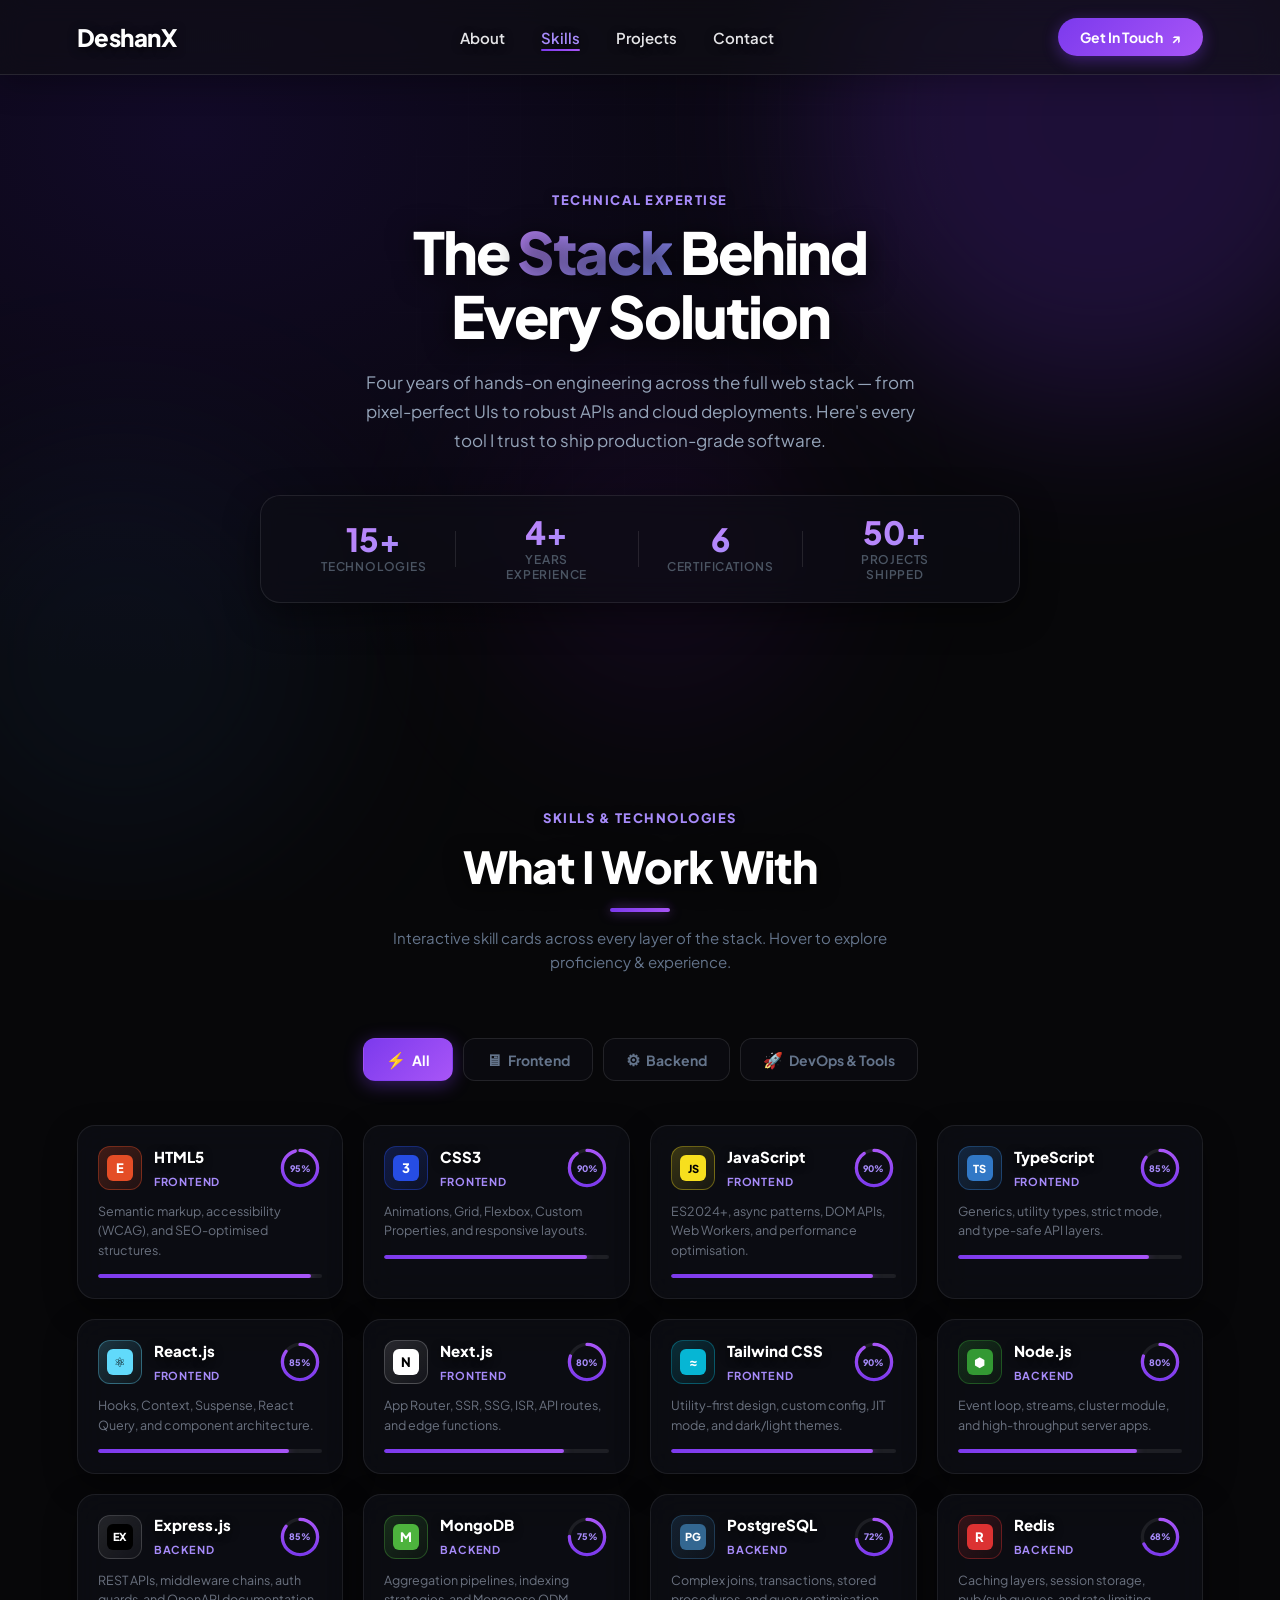
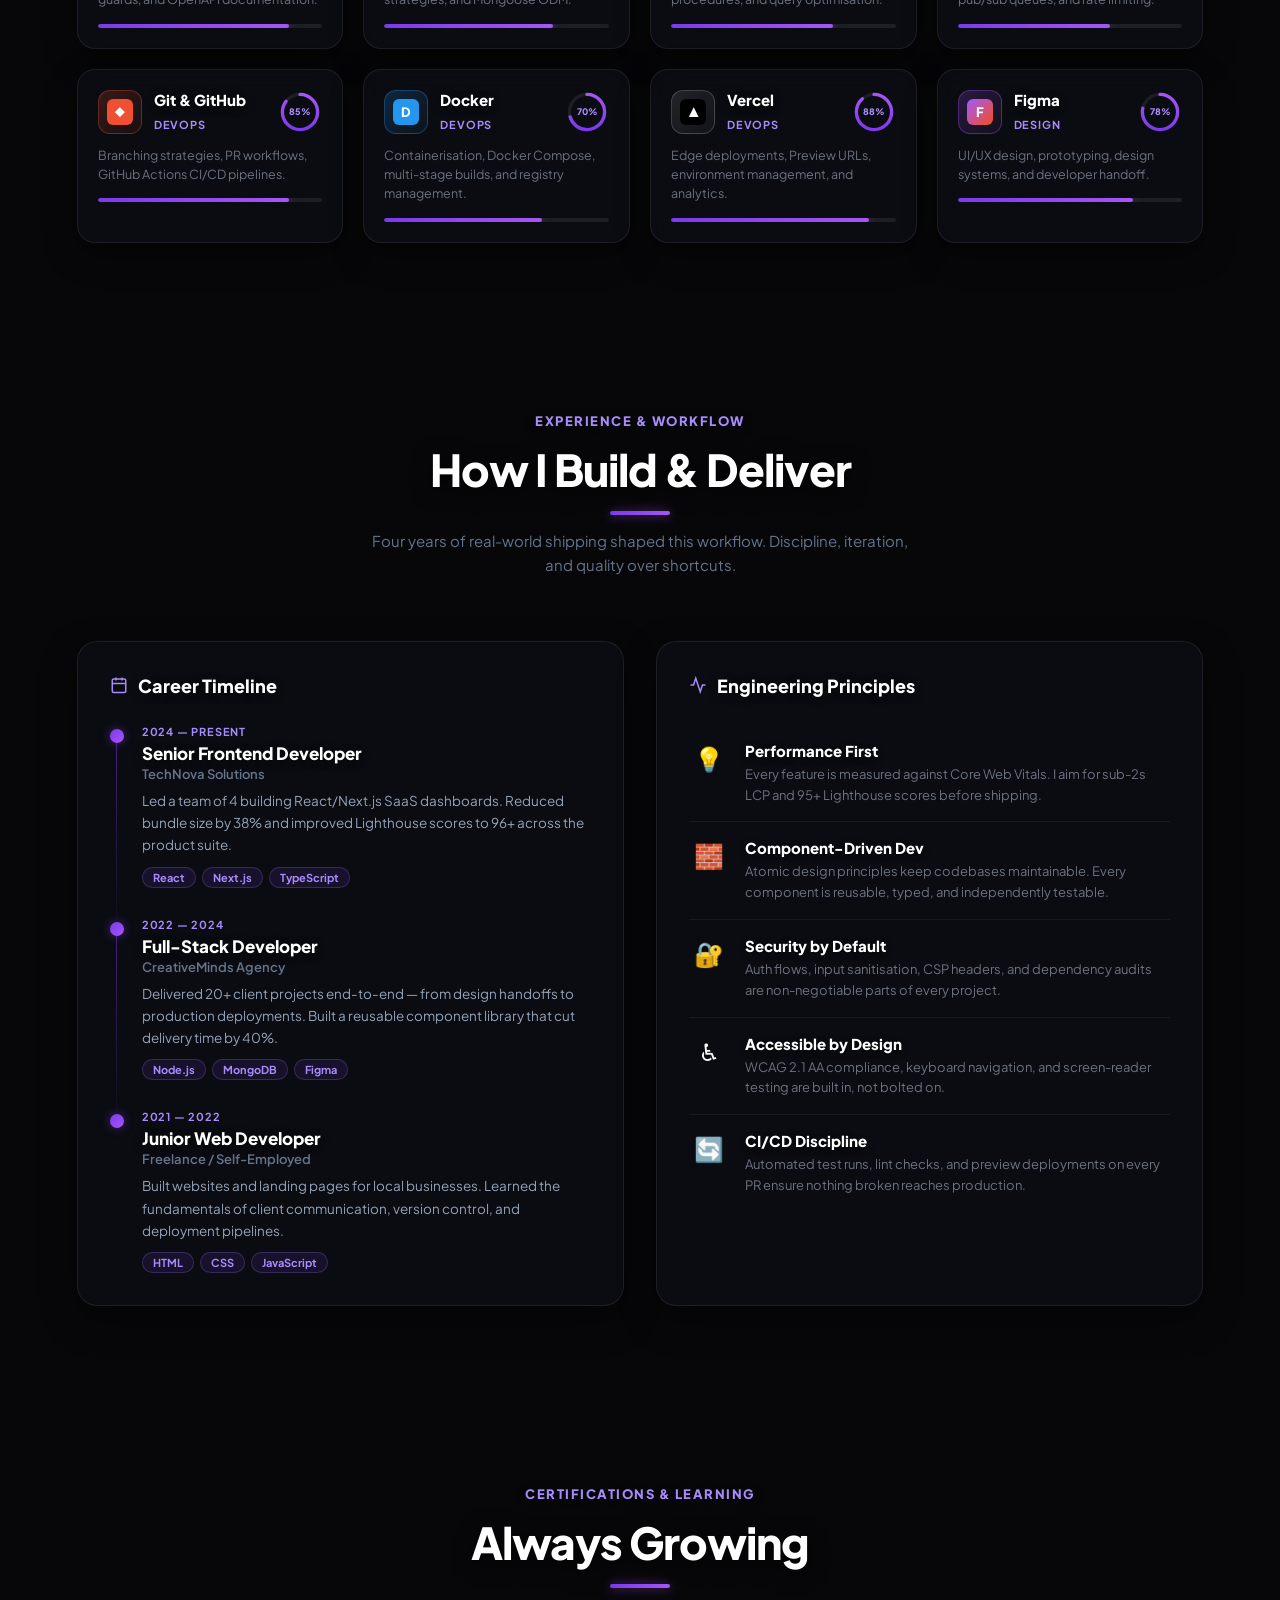
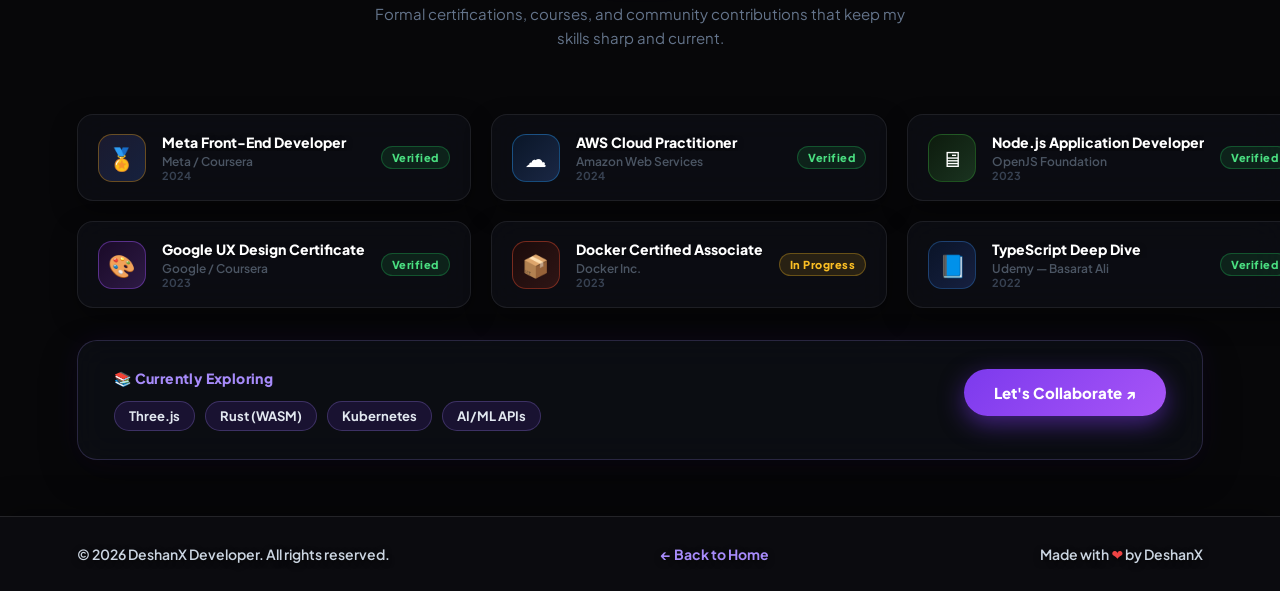
<file: skills.html>
<!DOCTYPE html>
<html lang="en">

<head>
  <meta charset="UTF-8">
  <meta name="viewport" content="width=device-width, initial-scale=1.0">
  <title>Skills — DeshanX Developer</title>
  <meta name="description" content="Explore DeshanX's full technical skill set — frontend, backend, DevOps, certifications, and professional workflow built over 4+ years of real-world development experience.">
  <link rel="preconnect" href="https://fonts.googleapis.com">
  <link rel="preconnect" href="https://fonts.gstatic.com" crossorigin>
  <link href="https://fonts.googleapis.com/css2?family=Plus+Jakarta+Sans:wght@300;400;500;600;700;800&display=swap" rel="stylesheet">
  <link rel="stylesheet" href="style.css">
  <link rel="stylesheet" href="skills.css">
</head>

<body class="skills-body">

  <!-- Smoky Canvas Background -->
  <div class="skills-bg">
    <div class="smoke-orb smoke-1"></div>
    <div class="smoke-orb smoke-2"></div>
    <div class="smoke-orb smoke-3"></div>
    <div class="smoke-particle-grid"></div>
  </div>

  <main id="content-container" style="background: transparent;">

    <!-- ── Navbar ── -->
    <header class="navbar">
      <div class="logo">DeshanX</div>
      <nav class="nav-links">
        <a href="index.html">About</a>
        <a href="skills.html" class="nav-active">Skills</a>
        <a href="projects.html">Projects</a>
        <a href="contact.html">Contact</a>
      </nav>
      <a href="contact.html" class="btn-purple">
        Get In Touch <span class="arrow-icon">&#8599;</span>
      </a>
      <!-- Hamburger -->
      <button class="hamburger" id="hamburger" aria-label="Toggle menu" aria-expanded="false">
        <span class="bar"></span>
        <span class="bar"></span>
        <span class="bar"></span>
      </button>
      <!-- Mobile Drawer -->
      <nav class="nav-drawer" id="nav-drawer">
        <a href="index.html">About</a>
        <a href="skills.html" class="nav-active">Skills</a>
        <a href="projects.html">Projects</a>
        <a href="contact.html">Contact</a>
        <a href="contact.html" class="btn-purple" style="margin:12px 6% 4px; display:inline-flex; width:auto; align-self:flex-start;">Get In Touch ↗</a>
      </nav>
    </header>

    <!-- ================================================================
         SECTION 1 — HERO TITLE & SUBTEXT
         ================================================================ -->
    <section class="skills-hero section" id="skills-hero">
      <div class="skills-hero-inner">
        <span class="category-tag">TECHNICAL EXPERTISE</span>
        <h1 class="skills-hero-title">
          The <span class="smoke-gradient-text">Stack</span> Behind<br>Every Solution
        </h1>
        <p class="skills-hero-sub">
          Four years of hands-on engineering across the full web stack — from pixel-perfect
          UIs to robust APIs and cloud deployments. Here's every tool I trust to ship
          production-grade software.
        </p>
        <!-- Quick-stat ribbon -->
        <div class="skills-stat-ribbon">
          <div class="stat-chip">
            <span class="stat-chip-num">15+</span>
            <span class="stat-chip-lbl">Technologies</span>
          </div>
          <div class="stat-chip-sep"></div>
          <div class="stat-chip">
            <span class="stat-chip-num">4+</span>
            <span class="stat-chip-lbl">Years Experience</span>
          </div>
          <div class="stat-chip-sep"></div>
          <div class="stat-chip">
            <span class="stat-chip-num">6</span>
            <span class="stat-chip-lbl">Certifications</span>
          </div>
          <div class="stat-chip-sep"></div>
          <div class="stat-chip">
            <span class="stat-chip-num">50+</span>
            <span class="stat-chip-lbl">Projects Shipped</span>
          </div>
        </div>
      </div>
    </section>

    <!-- ================================================================
         SECTION 2 — CATEGORIZED SKILLS
         ================================================================ -->
    <section class="skills-main section" id="skills-categories">
      <div class="section-header center">
        <span class="category-tag">SKILLS &amp; TECHNOLOGIES</span>
        <h2 class="section-heading">What I Work With</h2>
        <div class="heading-accent-line"></div>
        <p class="skills-section-sub">Interactive skill cards across every layer of the stack. Hover to explore proficiency &amp; experience.</p>
      </div>

      <!-- ── Category Tab Switcher ── -->
      <div class="cat-tabs" id="cat-tabs">
        <button class="cat-tab active" data-cat="all" id="tab-all">
          <span class="cat-tab-icon">&#x26A1;</span> All
        </button>
        <button class="cat-tab" data-cat="frontend" id="tab-frontend">
          <span class="cat-tab-icon">&#x1F5A5;</span> Frontend
        </button>
        <button class="cat-tab" data-cat="backend" id="tab-backend">
          <span class="cat-tab-icon">&#x2699;</span> Backend
        </button>
        <button class="cat-tab" data-cat="devops" id="tab-devops">
          <span class="cat-tab-icon">&#x1F680;</span> DevOps &amp; Tools
        </button>
      </div>

      <!-- ── Skill Cards Grid ── -->
      <div class="skill-cards-grid" id="skill-cards-grid">

        <!-- FRONTEND -->
        <div class="skill-card" data-cat="frontend" id="sk-html">
          <div class="skill-card-top">
            <div class="skill-icon-box" style="background: linear-gradient(135deg,rgba(228,77,38,0.25),rgba(228,77,38,0.1)); border-color: rgba(228,77,38,0.4);">
              <span class="skill-svg-badge" style="background:#e44d26; color:#fff; font-weight:900; font-size:13px;">E</span>
            </div>
            <div class="skill-meta">
              <h3 class="skill-card-name">HTML5</h3>
              <span class="skill-card-cat">Frontend</span>
            </div>
            <div class="skill-ring-wrap">
              <svg class="skill-ring" viewBox="0 0 40 40">
                <circle class="ring-bg" cx="20" cy="20" r="16"/>
                <circle class="ring-fill" cx="20" cy="20" r="16" style="--pct:95"/>
              </svg>
              <span class="ring-pct">95%</span>
            </div>
          </div>
          <p class="skill-card-note">Semantic markup, accessibility (WCAG), and SEO-optimised structures.</p>
          <div class="skill-bar-thin">
            <div class="skill-bar-fill" style="--w:95%"></div>
          </div>
        </div>

        <div class="skill-card" data-cat="frontend" id="sk-css">
          <div class="skill-card-top">
            <div class="skill-icon-box" style="background: linear-gradient(135deg,rgba(38,77,228,0.25),rgba(38,77,228,0.1)); border-color: rgba(38,77,228,0.4);">
              <span class="skill-svg-badge" style="background:#264de4; color:#fff; font-weight:900; font-size:13px;">3</span>
            </div>
            <div class="skill-meta">
              <h3 class="skill-card-name">CSS3</h3>
              <span class="skill-card-cat">Frontend</span>
            </div>
            <div class="skill-ring-wrap">
              <svg class="skill-ring" viewBox="0 0 40 40">
                <circle class="ring-bg" cx="20" cy="20" r="16"/>
                <circle class="ring-fill" cx="20" cy="20" r="16" style="--pct:90"/>
              </svg>
              <span class="ring-pct">90%</span>
            </div>
          </div>
          <p class="skill-card-note">Animations, Grid, Flexbox, Custom Properties, and responsive layouts.</p>
          <div class="skill-bar-thin">
            <div class="skill-bar-fill" style="--w:90%"></div>
          </div>
        </div>

        <div class="skill-card" data-cat="frontend" id="sk-js">
          <div class="skill-card-top">
            <div class="skill-icon-box" style="background: linear-gradient(135deg,rgba(247,223,30,0.2),rgba(247,223,30,0.05)); border-color: rgba(247,223,30,0.35);">
              <span class="skill-svg-badge" style="background:#f7df1e; color:#000; font-weight:900; font-size:11px;">JS</span>
            </div>
            <div class="skill-meta">
              <h3 class="skill-card-name">JavaScript</h3>
              <span class="skill-card-cat">Frontend</span>
            </div>
            <div class="skill-ring-wrap">
              <svg class="skill-ring" viewBox="0 0 40 40">
                <circle class="ring-bg" cx="20" cy="20" r="16"/>
                <circle class="ring-fill" cx="20" cy="20" r="16" style="--pct:90"/>
              </svg>
              <span class="ring-pct">90%</span>
            </div>
          </div>
          <p class="skill-card-note">ES2024+, async patterns, DOM APIs, Web Workers, and performance optimisation.</p>
          <div class="skill-bar-thin">
            <div class="skill-bar-fill" style="--w:90%"></div>
          </div>
        </div>

        <div class="skill-card" data-cat="frontend" id="sk-ts">
          <div class="skill-card-top">
            <div class="skill-icon-box" style="background: linear-gradient(135deg,rgba(49,120,198,0.25),rgba(49,120,198,0.1)); border-color: rgba(49,120,198,0.4);">
              <span class="skill-svg-badge" style="background:#3178c6; color:#fff; font-weight:900; font-size:11px;">TS</span>
            </div>
            <div class="skill-meta">
              <h3 class="skill-card-name">TypeScript</h3>
              <span class="skill-card-cat">Frontend</span>
            </div>
            <div class="skill-ring-wrap">
              <svg class="skill-ring" viewBox="0 0 40 40">
                <circle class="ring-bg" cx="20" cy="20" r="16"/>
                <circle class="ring-fill" cx="20" cy="20" r="16" style="--pct:85"/>
              </svg>
              <span class="ring-pct">85%</span>
            </div>
          </div>
          <p class="skill-card-note">Generics, utility types, strict mode, and type-safe API layers.</p>
          <div class="skill-bar-thin">
            <div class="skill-bar-fill" style="--w:85%"></div>
          </div>
        </div>

        <div class="skill-card" data-cat="frontend" id="sk-react">
          <div class="skill-card-top">
            <div class="skill-icon-box" style="background: linear-gradient(135deg,rgba(97,218,251,0.2),rgba(97,218,251,0.05)); border-color: rgba(97,218,251,0.35);">
              <span class="skill-svg-badge" style="background:#61dafb; color:#000; font-weight:900; font-size:13px;">&#x269B;</span>
            </div>
            <div class="skill-meta">
              <h3 class="skill-card-name">React.js</h3>
              <span class="skill-card-cat">Frontend</span>
            </div>
            <div class="skill-ring-wrap">
              <svg class="skill-ring" viewBox="0 0 40 40">
                <circle class="ring-bg" cx="20" cy="20" r="16"/>
                <circle class="ring-fill" cx="20" cy="20" r="16" style="--pct:85"/>
              </svg>
              <span class="ring-pct">85%</span>
            </div>
          </div>
          <p class="skill-card-note">Hooks, Context, Suspense, React Query, and component architecture.</p>
          <div class="skill-bar-thin">
            <div class="skill-bar-fill" style="--w:85%"></div>
          </div>
        </div>

        <div class="skill-card" data-cat="frontend" id="sk-next">
          <div class="skill-card-top">
            <div class="skill-icon-box" style="background: linear-gradient(135deg,rgba(255,255,255,0.12),rgba(255,255,255,0.04)); border-color: rgba(255,255,255,0.2);">
              <span class="skill-svg-badge" style="background:#fff; color:#000; font-weight:900; font-size:13px;">N</span>
            </div>
            <div class="skill-meta">
              <h3 class="skill-card-name">Next.js</h3>
              <span class="skill-card-cat">Frontend</span>
            </div>
            <div class="skill-ring-wrap">
              <svg class="skill-ring" viewBox="0 0 40 40">
                <circle class="ring-bg" cx="20" cy="20" r="16"/>
                <circle class="ring-fill" cx="20" cy="20" r="16" style="--pct:80"/>
              </svg>
              <span class="ring-pct">80%</span>
            </div>
          </div>
          <p class="skill-card-note">App Router, SSR, SSG, ISR, API routes, and edge functions.</p>
          <div class="skill-bar-thin">
            <div class="skill-bar-fill" style="--w:80%"></div>
          </div>
        </div>

        <div class="skill-card" data-cat="frontend" id="sk-tailwind">
          <div class="skill-card-top">
            <div class="skill-icon-box" style="background: linear-gradient(135deg,rgba(6,182,212,0.2),rgba(6,182,212,0.05)); border-color: rgba(6,182,212,0.35);">
              <span class="skill-svg-badge" style="background:#06b6d4; color:#fff; font-weight:900; font-size:13px;">&#x2248;</span>
            </div>
            <div class="skill-meta">
              <h3 class="skill-card-name">Tailwind CSS</h3>
              <span class="skill-card-cat">Frontend</span>
            </div>
            <div class="skill-ring-wrap">
              <svg class="skill-ring" viewBox="0 0 40 40">
                <circle class="ring-bg" cx="20" cy="20" r="16"/>
                <circle class="ring-fill" cx="20" cy="20" r="16" style="--pct:90"/>
              </svg>
              <span class="ring-pct">90%</span>
            </div>
          </div>
          <p class="skill-card-note">Utility-first design, custom config, JIT mode, and dark/light themes.</p>
          <div class="skill-bar-thin">
            <div class="skill-bar-fill" style="--w:90%"></div>
          </div>
        </div>

        <!-- BACKEND -->
        <div class="skill-card" data-cat="backend" id="sk-node">
          <div class="skill-card-top">
            <div class="skill-icon-box" style="background: linear-gradient(135deg,rgba(51,153,51,0.25),rgba(51,153,51,0.08)); border-color: rgba(51,153,51,0.4);">
              <span class="skill-svg-badge" style="background:#339933; color:#fff; font-weight:900; font-size:13px;">&#x2B22;</span>
            </div>
            <div class="skill-meta">
              <h3 class="skill-card-name">Node.js</h3>
              <span class="skill-card-cat">Backend</span>
            </div>
            <div class="skill-ring-wrap">
              <svg class="skill-ring" viewBox="0 0 40 40">
                <circle class="ring-bg" cx="20" cy="20" r="16"/>
                <circle class="ring-fill" cx="20" cy="20" r="16" style="--pct:80"/>
              </svg>
              <span class="ring-pct">80%</span>
            </div>
          </div>
          <p class="skill-card-note">Event loop, streams, cluster module, and high-throughput server apps.</p>
          <div class="skill-bar-thin">
            <div class="skill-bar-fill" style="--w:80%"></div>
          </div>
        </div>

        <div class="skill-card" data-cat="backend" id="sk-express">
          <div class="skill-card-top">
            <div class="skill-icon-box" style="background: linear-gradient(135deg,rgba(255,255,255,0.1),rgba(255,255,255,0.03)); border-color: rgba(255,255,255,0.15);">
              <span class="skill-svg-badge" style="background:#000; color:#fff; font-weight:900; font-size:11px;">EX</span>
            </div>
            <div class="skill-meta">
              <h3 class="skill-card-name">Express.js</h3>
              <span class="skill-card-cat">Backend</span>
            </div>
            <div class="skill-ring-wrap">
              <svg class="skill-ring" viewBox="0 0 40 40">
                <circle class="ring-bg" cx="20" cy="20" r="16"/>
                <circle class="ring-fill" cx="20" cy="20" r="16" style="--pct:85"/>
              </svg>
              <span class="ring-pct">85%</span>
            </div>
          </div>
          <p class="skill-card-note">REST APIs, middleware chains, auth guards, and OpenAPI documentation.</p>
          <div class="skill-bar-thin">
            <div class="skill-bar-fill" style="--w:85%"></div>
          </div>
        </div>

        <div class="skill-card" data-cat="backend" id="sk-mongo">
          <div class="skill-card-top">
            <div class="skill-icon-box" style="background: linear-gradient(135deg,rgba(77,179,61,0.2),rgba(77,179,61,0.05)); border-color: rgba(77,179,61,0.35);">
              <span class="skill-svg-badge" style="background:#4DB33D; color:#fff; font-weight:900; font-size:13px;">M</span>
            </div>
            <div class="skill-meta">
              <h3 class="skill-card-name">MongoDB</h3>
              <span class="skill-card-cat">Backend</span>
            </div>
            <div class="skill-ring-wrap">
              <svg class="skill-ring" viewBox="0 0 40 40">
                <circle class="ring-bg" cx="20" cy="20" r="16"/>
                <circle class="ring-fill" cx="20" cy="20" r="16" style="--pct:75"/>
              </svg>
              <span class="ring-pct">75%</span>
            </div>
          </div>
          <p class="skill-card-note">Aggregation pipelines, indexing strategies, and Mongoose ODM.</p>
          <div class="skill-bar-thin">
            <div class="skill-bar-fill" style="--w:75%"></div>
          </div>
        </div>

        <div class="skill-card" data-cat="backend" id="sk-pg">
          <div class="skill-card-top">
            <div class="skill-icon-box" style="background: linear-gradient(135deg,rgba(51,103,145,0.25),rgba(51,103,145,0.08)); border-color: rgba(51,103,145,0.4);">
              <span class="skill-svg-badge" style="background:#336791; color:#fff; font-weight:900; font-size:11px;">PG</span>
            </div>
            <div class="skill-meta">
              <h3 class="skill-card-name">PostgreSQL</h3>
              <span class="skill-card-cat">Backend</span>
            </div>
            <div class="skill-ring-wrap">
              <svg class="skill-ring" viewBox="0 0 40 40">
                <circle class="ring-bg" cx="20" cy="20" r="16"/>
                <circle class="ring-fill" cx="20" cy="20" r="16" style="--pct:72"/>
              </svg>
              <span class="ring-pct">72%</span>
            </div>
          </div>
          <p class="skill-card-note">Complex joins, transactions, stored procedures, and query optimisation.</p>
          <div class="skill-bar-thin">
            <div class="skill-bar-fill" style="--w:72%"></div>
          </div>
        </div>

        <div class="skill-card" data-cat="backend" id="sk-redis">
          <div class="skill-card-top">
            <div class="skill-icon-box" style="background: linear-gradient(135deg,rgba(220,50,50,0.2),rgba(220,50,50,0.05)); border-color: rgba(220,50,50,0.35);">
              <span class="skill-svg-badge" style="background:#DC3232; color:#fff; font-weight:900; font-size:13px;">R</span>
            </div>
            <div class="skill-meta">
              <h3 class="skill-card-name">Redis</h3>
              <span class="skill-card-cat">Backend</span>
            </div>
            <div class="skill-ring-wrap">
              <svg class="skill-ring" viewBox="0 0 40 40">
                <circle class="ring-bg" cx="20" cy="20" r="16"/>
                <circle class="ring-fill" cx="20" cy="20" r="16" style="--pct:68"/>
              </svg>
              <span class="ring-pct">68%</span>
            </div>
          </div>
          <p class="skill-card-note">Caching layers, session storage, pub/sub queues, and rate limiting.</p>
          <div class="skill-bar-thin">
            <div class="skill-bar-fill" style="--w:68%"></div>
          </div>
        </div>

        <!-- DEVOPS & TOOLS -->
        <div class="skill-card" data-cat="devops" id="sk-git">
          <div class="skill-card-top">
            <div class="skill-icon-box" style="background: linear-gradient(135deg,rgba(240,80,50,0.2),rgba(240,80,50,0.05)); border-color: rgba(240,80,50,0.35);">
              <span class="skill-svg-badge" style="background:#f05032; color:#fff; font-weight:900; font-size:13px;">&#x25C6;</span>
            </div>
            <div class="skill-meta">
              <h3 class="skill-card-name">Git &amp; GitHub</h3>
              <span class="skill-card-cat">DevOps</span>
            </div>
            <div class="skill-ring-wrap">
              <svg class="skill-ring" viewBox="0 0 40 40">
                <circle class="ring-bg" cx="20" cy="20" r="16"/>
                <circle class="ring-fill" cx="20" cy="20" r="16" style="--pct:85"/>
              </svg>
              <span class="ring-pct">85%</span>
            </div>
          </div>
          <p class="skill-card-note">Branching strategies, PR workflows, GitHub Actions CI/CD pipelines.</p>
          <div class="skill-bar-thin">
            <div class="skill-bar-fill" style="--w:85%"></div>
          </div>
        </div>

        <div class="skill-card" data-cat="devops" id="sk-docker">
          <div class="skill-card-top">
            <div class="skill-icon-box" style="background: linear-gradient(135deg,rgba(36,150,237,0.2),rgba(36,150,237,0.05)); border-color: rgba(36,150,237,0.35);">
              <span class="skill-svg-badge" style="background:#2496ED; color:#fff; font-weight:900; font-size:13px;">D</span>
            </div>
            <div class="skill-meta">
              <h3 class="skill-card-name">Docker</h3>
              <span class="skill-card-cat">DevOps</span>
            </div>
            <div class="skill-ring-wrap">
              <svg class="skill-ring" viewBox="0 0 40 40">
                <circle class="ring-bg" cx="20" cy="20" r="16"/>
                <circle class="ring-fill" cx="20" cy="20" r="16" style="--pct:70"/>
              </svg>
              <span class="ring-pct">70%</span>
            </div>
          </div>
          <p class="skill-card-note">Containerisation, Docker Compose, multi-stage builds, and registry management.</p>
          <div class="skill-bar-thin">
            <div class="skill-bar-fill" style="--w:70%"></div>
          </div>
        </div>

        <div class="skill-card" data-cat="devops" id="sk-vercel">
          <div class="skill-card-top">
            <div class="skill-icon-box" style="background: linear-gradient(135deg,rgba(255,255,255,0.1),rgba(255,255,255,0.03)); border-color: rgba(255,255,255,0.18);">
              <span class="skill-svg-badge" style="background:#000; color:#fff; font-weight:900; font-size:13px;">&#x25B2;</span>
            </div>
            <div class="skill-meta">
              <h3 class="skill-card-name">Vercel</h3>
              <span class="skill-card-cat">DevOps</span>
            </div>
            <div class="skill-ring-wrap">
              <svg class="skill-ring" viewBox="0 0 40 40">
                <circle class="ring-bg" cx="20" cy="20" r="16"/>
                <circle class="ring-fill" cx="20" cy="20" r="16" style="--pct:88"/>
              </svg>
              <span class="ring-pct">88%</span>
            </div>
          </div>
          <p class="skill-card-note">Edge deployments, Preview URLs, environment management, and analytics.</p>
          <div class="skill-bar-thin">
            <div class="skill-bar-fill" style="--w:88%"></div>
          </div>
        </div>

        <div class="skill-card" data-cat="devops" id="sk-figma">
          <div class="skill-card-top">
            <div class="skill-icon-box" style="background: linear-gradient(135deg,rgba(162,89,255,0.2),rgba(162,89,255,0.05)); border-color: rgba(162,89,255,0.35);">
              <span class="skill-svg-badge" style="background:linear-gradient(135deg,#a259ff,#f24e1e); color:#fff; font-weight:900; font-size:13px;">F</span>
            </div>
            <div class="skill-meta">
              <h3 class="skill-card-name">Figma</h3>
              <span class="skill-card-cat">Design</span>
            </div>
            <div class="skill-ring-wrap">
              <svg class="skill-ring" viewBox="0 0 40 40">
                <circle class="ring-bg" cx="20" cy="20" r="16"/>
                <circle class="ring-fill" cx="20" cy="20" r="16" style="--pct:78"/>
              </svg>
              <span class="ring-pct">78%</span>
            </div>
          </div>
          <p class="skill-card-note">UI/UX design, prototyping, design systems, and developer handoff.</p>
          <div class="skill-bar-thin">
            <div class="skill-bar-fill" style="--w:78%"></div>
          </div>
        </div>

      </div><!-- /skill-cards-grid -->
    </section>

    <!-- ================================================================
         SECTION 3 — PROFESSIONAL EXPERIENCE & WORKFLOW
         ================================================================ -->
    <section class="workflow-section section" id="workflow">
      <div class="section-header center">
        <span class="category-tag">EXPERIENCE &amp; WORKFLOW</span>
        <h2 class="section-heading">How I Build &amp; Deliver</h2>
        <div class="heading-accent-line"></div>
        <p class="skills-section-sub">Four years of real-world shipping shaped this workflow. Discipline, iteration, and quality over shortcuts.</p>
      </div>

      <div class="workflow-layout">

        <!-- Left — Experience Timeline -->
        <div class="exp-timeline" id="exp-timeline">
          <h3 class="workflow-col-title">
            <svg width="18" height="18" viewBox="0 0 24 24" fill="none" stroke="#a78bfa" stroke-width="2"><rect x="3" y="4" width="18" height="18" rx="2"/><line x1="16" y1="2" x2="16" y2="6"/><line x1="8" y1="2" x2="8" y2="6"/><line x1="3" y1="10" x2="21" y2="10"/></svg>
            Career Timeline
          </h3>

          <div class="exp-item" id="exp-1">
            <div class="exp-dot"></div>
            <div class="exp-body">
              <div class="exp-year">2024 — Present</div>
              <h4 class="exp-role">Senior Frontend Developer</h4>
              <span class="exp-company">TechNova Solutions</span>
              <p class="exp-desc">Led a team of 4 building React/Next.js SaaS dashboards. Reduced bundle size by 38% and improved Lighthouse scores to 96+ across the product suite.</p>
              <div class="exp-tags">
                <span class="exp-tag">React</span><span class="exp-tag">Next.js</span><span class="exp-tag">TypeScript</span>
              </div>
            </div>
          </div>

          <div class="exp-item" id="exp-2">
            <div class="exp-dot"></div>
            <div class="exp-body">
              <div class="exp-year">2022 — 2024</div>
              <h4 class="exp-role">Full-Stack Developer</h4>
              <span class="exp-company">CreativeMinds Agency</span>
              <p class="exp-desc">Delivered 20+ client projects end-to-end — from design handoffs to production deployments. Built a reusable component library that cut delivery time by 40%.</p>
              <div class="exp-tags">
                <span class="exp-tag">Node.js</span><span class="exp-tag">MongoDB</span><span class="exp-tag">Figma</span>
              </div>
            </div>
          </div>

          <div class="exp-item" id="exp-3">
            <div class="exp-dot"></div>
            <div class="exp-body">
              <div class="exp-year">2021 — 2022</div>
              <h4 class="exp-role">Junior Web Developer</h4>
              <span class="exp-company">Freelance / Self-Employed</span>
              <p class="exp-desc">Built websites and landing pages for local businesses. Learned the fundamentals of client communication, version control, and deployment pipelines.</p>
              <div class="exp-tags">
                <span class="exp-tag">HTML</span><span class="exp-tag">CSS</span><span class="exp-tag">JavaScript</span>
              </div>
            </div>
          </div>

        </div><!-- /exp-timeline -->

        <!-- Right — Workflow Principles -->
        <div class="workflow-principles" id="workflow-principles">
          <h3 class="workflow-col-title">
            <svg width="18" height="18" viewBox="0 0 24 24" fill="none" stroke="#a78bfa" stroke-width="2"><polyline points="22 12 18 12 15 21 9 3 6 12 2 12"/></svg>
            Engineering Principles
          </h3>

          <div class="principle-card" id="wp-1">
            <div class="principle-icon">&#x1F4A1;</div>
            <div>
              <h4 class="principle-title">Performance First</h4>
              <p class="principle-desc">Every feature is measured against Core Web Vitals. I aim for sub-2s LCP and 95+ Lighthouse scores before shipping.</p>
            </div>
          </div>

          <div class="principle-card" id="wp-2">
            <div class="principle-icon">&#x1F9F1;</div>
            <div>
              <h4 class="principle-title">Component-Driven Dev</h4>
              <p class="principle-desc">Atomic design principles keep codebases maintainable. Every component is reusable, typed, and independently testable.</p>
            </div>
          </div>

          <div class="principle-card" id="wp-3">
            <div class="principle-icon">&#x1F510;</div>
            <div>
              <h4 class="principle-title">Security by Default</h4>
              <p class="principle-desc">Auth flows, input sanitisation, CSP headers, and dependency audits are non-negotiable parts of every project.</p>
            </div>
          </div>

          <div class="principle-card" id="wp-4">
            <div class="principle-icon">&#x267F;</div>
            <div>
              <h4 class="principle-title">Accessible by Design</h4>
              <p class="principle-desc">WCAG 2.1 AA compliance, keyboard navigation, and screen-reader testing are built in, not bolted on.</p>
            </div>
          </div>

          <div class="principle-card" id="wp-5">
            <div class="principle-icon">&#x1F504;</div>
            <div>
              <h4 class="principle-title">CI/CD Discipline</h4>
              <p class="principle-desc">Automated test runs, lint checks, and preview deployments on every PR ensure nothing broken reaches production.</p>
            </div>
          </div>

        </div><!-- /workflow-principles -->

      </div><!-- /workflow-layout -->
    </section>

    <!-- ================================================================
         SECTION 4 — CERTIFICATIONS & CONTINUOUS LEARNING
         ================================================================ -->
    <section class="certs-section section" id="certifications">
      <div class="section-header center">
        <span class="category-tag">CERTIFICATIONS &amp; LEARNING</span>
        <h2 class="section-heading">Always Growing</h2>
        <div class="heading-accent-line"></div>
        <p class="skills-section-sub">Formal certifications, courses, and community contributions that keep my skills sharp and current.</p>
      </div>

      <div class="certs-grid">

        <div class="cert-card" id="cert-1">
          <div class="cert-badge" style="background: linear-gradient(135deg, #1a1a2e, #16213e); border-color: rgba(255,165,0,0.35);">
            <span class="cert-badge-icon">&#x1F3C5;</span>
          </div>
          <div class="cert-info">
            <h4 class="cert-title">Meta Front-End Developer</h4>
            <span class="cert-issuer">Meta / Coursera</span>
            <span class="cert-year">2024</span>
          </div>
          <div class="cert-status cert-verified">Verified</div>
        </div>

        <div class="cert-card" id="cert-2">
          <div class="cert-badge" style="background: linear-gradient(135deg, #0a1628, #1a2744); border-color: rgba(36,150,237,0.4);">
            <span class="cert-badge-icon">&#x2601;</span>
          </div>
          <div class="cert-info">
            <h4 class="cert-title">AWS Cloud Practitioner</h4>
            <span class="cert-issuer">Amazon Web Services</span>
            <span class="cert-year">2024</span>
          </div>
          <div class="cert-status cert-verified">Verified</div>
        </div>

        <div class="cert-card" id="cert-3">
          <div class="cert-badge" style="background: linear-gradient(135deg, #0d1b0d, #1a3320); border-color: rgba(51,153,51,0.4);">
            <span class="cert-badge-icon">&#x1F5A5;</span>
          </div>
          <div class="cert-info">
            <h4 class="cert-title">Node.js Application Developer</h4>
            <span class="cert-issuer">OpenJS Foundation</span>
            <span class="cert-year">2023</span>
          </div>
          <div class="cert-status cert-verified">Verified</div>
        </div>

        <div class="cert-card" id="cert-4">
          <div class="cert-badge" style="background: linear-gradient(135deg, #1a0a28, #2d1a44); border-color: rgba(162,89,255,0.4);">
            <span class="cert-badge-icon">&#x1F3A8;</span>
          </div>
          <div class="cert-info">
            <h4 class="cert-title">Google UX Design Certificate</h4>
            <span class="cert-issuer">Google / Coursera</span>
            <span class="cert-year">2023</span>
          </div>
          <div class="cert-status cert-verified">Verified</div>
        </div>

        <div class="cert-card" id="cert-5">
          <div class="cert-badge" style="background: linear-gradient(135deg, #1a0a0a, #2e1515); border-color: rgba(240,80,50,0.4);">
            <span class="cert-badge-icon">&#x1F4E6;</span>
          </div>
          <div class="cert-info">
            <h4 class="cert-title">Docker Certified Associate</h4>
            <span class="cert-issuer">Docker Inc.</span>
            <span class="cert-year">2023</span>
          </div>
          <div class="cert-status cert-in-progress">In Progress</div>
        </div>

        <div class="cert-card" id="cert-6">
          <div class="cert-badge" style="background: linear-gradient(135deg, #0a1428, #162040); border-color: rgba(49,120,198,0.4);">
            <span class="cert-badge-icon">&#x1F4D8;</span>
          </div>
          <div class="cert-info">
            <h4 class="cert-title">TypeScript Deep Dive</h4>
            <span class="cert-issuer">Udemy — Basarat Ali</span>
            <span class="cert-year">2022</span>
          </div>
          <div class="cert-status cert-verified">Verified</div>
        </div>

      </div>

      <!-- Currently Learning Banner -->
      <div class="learning-banner" id="learning-banner">
        <div class="learning-left">
          <span class="learning-label">&#x1F4DA; Currently Exploring</span>
          <div class="learning-items">
            <span class="learning-chip">Three.js</span>
            <span class="learning-chip">Rust (WASM)</span>
            <span class="learning-chip">Kubernetes</span>
            <span class="learning-chip">AI/ML APIs</span>
          </div>
        </div>
        <a href="index.html#contact" class="btn-purple-large">Let's Collaborate &#8599;</a>
      </div>

    </section>

    <!-- ── Footer ── -->
    <footer class="footer">
      <span>&copy; 2026 DeshanX Developer. All rights reserved.</span>
      <span><a href="index.html" class="footer-home-link">&larr; Back to Home</a></span>
      <span>Made with <span class="heart">&#x2764;&#xFE0F;</span> by DeshanX</span>
    </footer>

    <!-- Mobile Nav Overlay -->
    <div id="nav-overlay"></div>

  </main>

  <script src="skills.js"></script>

  <!-- Hamburger Nav Toggle -->
  <script>
    (function () {
      const btn = document.getElementById('hamburger');
      const drawer = document.getElementById('nav-drawer');
      const overlay = document.getElementById('nav-overlay');
      if (!btn || !drawer || !overlay) return;

      function openNav() {
        btn.classList.add('open');
        drawer.classList.add('open');
        overlay.style.display = 'block';
        requestAnimationFrame(() => overlay.classList.add('visible'));
        btn.setAttribute('aria-expanded', 'true');
        document.body.style.overflow = 'hidden';
      }

      function closeNav() {
        btn.classList.remove('open');
        drawer.classList.remove('open');
        overlay.classList.remove('visible');
        setTimeout(() => { overlay.style.display = 'none'; }, 300);
        btn.setAttribute('aria-expanded', 'false');
        document.body.style.overflow = '';
      }

      btn.addEventListener('click', () => {
        btn.classList.contains('open') ? closeNav() : openNav();
      });

      overlay.addEventListener('click', closeNav);

      drawer.querySelectorAll('a').forEach(a => {
        a.addEventListener('click', closeNav);
      });

      window.addEventListener('resize', () => {
        if (window.innerWidth > 1024) closeNav();
      });
    })();
  </script>
</body>

</html>
</file>
<file: style.css>
* {
  box-sizing: border-box;
  margin: 0;
  padding: 0;
}

html, body {
  width: 100%;
  min-height: 100vh;
  background-color: #070709;
  color: #ffffff;
  font-family: 'Plus Jakarta Sans', system-ui, -apple-system, BlinkMacSystemFont, 'Segoe UI', Roboto, sans-serif;
  overflow-x: hidden;
  -webkit-font-smoothing: antialiased;
}

/* Fixed Canvas Background */
#canvas-container {
  position: fixed;
  top: 0;
  left: 0;
  width: 100vw;
  height: 100vh;
  z-index: 0;
  overflow: hidden;
  display: flex;
  justify-content: center;
  align-items: center;
  background-color: #070709;
  pointer-events: none;
}

canvas {
  display: block;
  width: 100%;
  height: 100%;
  object-fit: cover;
}

/* Scrolling Content Overlay directly on canvas */
#content-container {
  position: relative;
  z-index: 10;
  width: 100%;
  min-height: 100vh;
  pointer-events: auto;
}

/* Preloader styling */
#loader {
  position: fixed;
  top: 0;
  left: 0;
  width: 100vw;
  height: 100vh;
  background: radial-gradient(circle at center, #14141c 0%, #070709 100%);
  z-index: 9999;
  display: flex;
  justify-content: center;
  align-items: center;
  transition: opacity 0.6s cubic-bezier(0.16, 1, 0.3, 1), visibility 0.6s ease;
}

#loader.hidden {
  opacity: 0;
  visibility: hidden;
}

.loader-content {
  display: flex;
  flex-direction: column;
  align-items: center;
  gap: 16px;
  max-width: 280px;
  width: 90%;
}

.spinner {
  width: 44px;
  height: 44px;
  border: 3px solid rgba(255, 255, 255, 0.1);
  border-top-color: #7c3aed;
  border-right-color: #a855f7;
  border-radius: 50%;
  animation: spin 0.8s linear infinite;
}

@keyframes spin {
  to { transform: rotate(360deg); }
}

.loader-text {
  font-size: 14px;
  font-weight: 500;
  color: #a1a1aa;
  letter-spacing: 0.5px;
}

.progress-bar-container {
  width: 100%;
  height: 4px;
  background: rgba(255, 255, 255, 0.08);
  border-radius: 99px;
  overflow: hidden;
  position: relative;
}

#progress-bar {
  width: 0%;
  height: 100%;
  background: linear-gradient(90deg, #7c3aed 0%, #a855f7 100%);
  border-radius: 99px;
  transition: width 0.15s ease-out;
  box-shadow: 0 0 12px rgba(168, 85, 247, 0.5);
}

#progress-text {
  font-size: 12px;
  font-weight: 600;
  color: #71717a;
  font-variant-numeric: tabular-nums;
}

/* Category Tags */
.category-tag {
  color: #a78bfa;
  font-size: 13px;
  font-weight: 800;
  letter-spacing: 1.5px;
  text-transform: uppercase;
  text-shadow: 0 2px 8px rgba(0, 0, 0, 0.7);
  display: block;
  margin-bottom: 12px;
}

/* Navigation Header */
.navbar {
  position: sticky;
  top: 0;
  left: 0;
  width: 100%;
  padding: 18px 6%;
  display: flex;
  justify-content: space-between;
  align-items: center;
  z-index: 100;
  background: rgba(15, 15, 20, 0.6);
  backdrop-filter: blur(12px);
  -webkit-backdrop-filter: blur(12px);
  border-bottom: 1px solid rgba(255, 255, 255, 0.1);
  box-shadow: 0 10px 30px rgba(0, 0, 0, 0.25);
  transition: background 0.3s ease, border-color 0.3s ease;
}

.logo {
  font-size: 24px;
  font-weight: 800;
  letter-spacing: -0.5px;
  color: #ffffff;
  text-shadow: 0 2px 10px rgba(0, 0, 0, 0.7);
}

.nav-links {
  display: flex;
  gap: 36px;
  align-items: center;
}

.nav-links a {
  color: #e4e4e7;
  text-decoration: none;
  font-size: 15px;
  font-weight: 600;
  text-shadow: 0 2px 8px rgba(0, 0, 0, 0.7);
  transition: color 0.25s ease;
}

.nav-links a:hover {
  color: #a78bfa;
}

.btn-purple {
  display: inline-flex;
  align-items: center;
  gap: 8px;
  padding: 10px 22px;
  border-radius: 99px;
  background: linear-gradient(135deg, #7c3aed 0%, #a855f7 100%);
  color: #ffffff;
  text-decoration: none;
  font-size: 14px;
  font-weight: 700;
  box-shadow: 0 4px 16px rgba(124, 58, 237, 0.4);
  transition: all 0.3s ease;
}

.btn-purple:hover {
  transform: translateY(-2px);
  box-shadow: 0 8px 24px rgba(124, 58, 237, 0.6);
}

.arrow-icon {
  font-size: 14px;
}

/* Sections Base */
.section {
  padding: 90px 6%;
  position: relative;
}

/* About Me Section */
.about-section {
  min-height: calc(100vh - 90px);
  display: flex;
  align-items: center;
}

.about-grid {
  display: grid;
  grid-template-columns: 1.2fr 1fr;
  gap: 60px;
  align-items: center;
  width: 100%;
}

.main-heading {
  font-size: 54px;
  font-weight: 800;
  line-height: 1.12;
  letter-spacing: -1.5px;
  color: #ffffff;
  text-shadow: 0 4px 20px rgba(0, 0, 0, 0.8);
  margin-bottom: 20px;
}

.section-desc {
  font-size: 17px;
  line-height: 1.6;
  color: #e4e4e7;
  text-shadow: 0 2px 10px rgba(0, 0, 0, 0.7);
  margin-bottom: 32px;
  max-width: 520px;
}

.btn-outline {
  display: inline-flex;
  align-items: center;
  gap: 10px;
  padding: 12px 26px;
  border-radius: 99px;
  border: 1.5px solid rgba(255, 255, 255, 0.4);
  color: #ffffff;
  text-decoration: none;
  font-size: 14px;
  font-weight: 700;
  text-shadow: 0 2px 8px rgba(0, 0, 0, 0.7);
  transition: all 0.3s ease;
}

.btn-outline:hover {
  background: rgba(255, 255, 255, 0.15);
  border-color: #ffffff;
  transform: translateY(-2px);
}

/* Metrics Grid (2x2) */
.metrics-grid {
  display: grid;
  grid-template-columns: 1fr 1fr;
  gap: 24px;
}

.metric-item {
  display: flex;
  align-items: center;
  gap: 18px;
  background: rgba(20, 20, 30, 0.5);
  backdrop-filter: blur(14px);
  -webkit-backdrop-filter: blur(14px);
  border: 1px solid rgba(255, 255, 255, 0.1);
  border-radius: 16px;
  padding: 20px 24px;
  box-shadow: 0 10px 25px rgba(0, 0, 0, 0.3);
  transition: border-color 0.3s ease, transform 0.3s ease, box-shadow 0.3s ease;
}

.metric-item:hover {
  border-color: rgba(167, 139, 250, 0.4);
  transform: translateY(-4px);
  box-shadow: 0 16px 32px rgba(0, 0, 0, 0.45);
}

.metric-icon-box {
  width: 48px;
  height: 48px;
  border-radius: 14px;
  background: linear-gradient(135deg, rgba(124, 58, 237, 0.35) 0%, rgba(168, 85, 247, 0.35) 100%);
  color: #a78bfa;
  display: flex;
  align-items: center;
  justify-content: center;
  flex-shrink: 0;
  box-shadow: 0 4px 14px rgba(0, 0, 0, 0.4);
  border: 1px solid rgba(167, 139, 250, 0.3);
}

.metric-number {
  font-size: 30px;
  font-weight: 800;
  color: #ffffff;
  text-shadow: 0 2px 10px rgba(0, 0, 0, 0.8);
  display: block;
  line-height: 1;
  margin-bottom: 4px;
}

.metric-label {
  font-size: 14px;
  font-weight: 600;
  color: #cbd5e1;
  text-shadow: 0 2px 8px rgba(0, 0, 0, 0.7);
}

/* Section Header Center */
.section-header.center {
  text-align: center;
  margin-bottom: 64px;
}

.section-heading {
  font-size: 44px;
  font-weight: 800;
  letter-spacing: -1px;
  color: #ffffff;
  text-shadow: 0 4px 20px rgba(0, 0, 0, 0.8);
}

.heading-accent-line {
  width: 60px;
  height: 4px;
  background: linear-gradient(90deg, #7c3aed, #a855f7);
  margin: 14px auto 0;
  border-radius: 99px;
  box-shadow: 0 0 12px rgba(168, 85, 247, 0.6);
}

/* Skills Grid */
.skills-grid {
  display: grid;
  grid-template-columns: repeat(3, 1fr);
  gap: 24px;
}

.skill-bar-card {
  display: flex;
  flex-direction: column;
  background: rgba(20, 20, 30, 0.5);
  backdrop-filter: blur(14px);
  -webkit-backdrop-filter: blur(14px);
  border: 1px solid rgba(255, 255, 255, 0.1);
  border-radius: 16px;
  padding: 20px 24px;
  box-shadow: 0 10px 25px rgba(0, 0, 0, 0.3);
  transition: border-color 0.3s ease, transform 0.3s ease, box-shadow 0.3s ease;
}

.skill-bar-card:hover {
  border-color: rgba(167, 139, 250, 0.4);
  transform: translateY(-4px);
  box-shadow: 0 16px 32px rgba(0, 0, 0, 0.45);
}

.skill-info {
  display: flex;
  justify-content: space-between;
  align-items: center;
  margin-bottom: 10px;
}

.skill-name {
  font-size: 16px;
  font-weight: 700;
  color: #ffffff;
  text-shadow: 0 2px 8px rgba(0, 0, 0, 0.7);
  display: flex;
  align-items: center;
  gap: 10px;
}

.tech-badge {
  display: inline-flex;
  align-items: center;
  justify-content: center;
  width: 26px;
  height: 26px;
  border-radius: 6px;
  font-size: 13px;
  font-weight: 800;
  color: #ffffff;
}

.tech-badge.html { background: #e44d26; }
.tech-badge.css { background: #264de4; }
.tech-badge.js { background: #f7df1e; color: #000; }
.tech-badge.react { background: #61dafb; color: #000; }
.tech-badge.next { background: #ffffff; color: #000; }
.tech-badge.ts { background: #3178c6; }
.tech-badge.node { background: #339933; }
.tech-badge.tailwind { background: #06b6d4; }
.tech-badge.git { background: #f05032; }

.skill-percent {
  font-size: 14px;
  font-weight: 700;
  color: #a1a1aa;
  text-shadow: 0 2px 6px rgba(0, 0, 0, 0.7);
}

.progress-track {
  width: 100%;
  height: 8px;
  background: rgba(255, 255, 255, 0.15);
  border-radius: 99px;
  overflow: hidden;
}

.progress-fill {
  height: 100%;
  background: linear-gradient(90deg, #7c3aed 0%, #a855f7 100%);
  border-radius: 99px;
  box-shadow: 0 0 12px rgba(168, 85, 247, 0.6);
}

/* Featured Projects Grid */
.projects-grid {
  display: grid;
  grid-template-columns: repeat(3, 1fr);
  gap: 32px;
}

.project-card {
  display: flex;
  flex-direction: column;
  background: rgba(20, 20, 30, 0.55);
  backdrop-filter: blur(16px);
  -webkit-backdrop-filter: blur(16px);
  border: 1px solid rgba(255, 255, 255, 0.12);
  border-radius: 20px;
  padding: 24px;
  box-shadow: 0 16px 36px rgba(0, 0, 0, 0.4);
  transition: transform 0.4s cubic-bezier(0.16, 1, 0.3, 1), box-shadow 0.4s cubic-bezier(0.16, 1, 0.3, 1), border-color 0.4s ease;
}

.project-card:hover {
  transform: translateY(-8px);
  border-color: rgba(167, 139, 250, 0.5);
  box-shadow: 0 24px 48px rgba(0, 0, 0, 0.6), 0 0 24px rgba(124, 58, 237, 0.25);
}

.project-num {
  font-size: 14px;
  font-weight: 800;
  color: #a78bfa;
  margin-bottom: 12px;
  text-shadow: 0 2px 6px rgba(0, 0, 0, 0.7);
}

.project-img-wrapper {
  aspect-ratio: 16 / 10;
  border-radius: 14px;
  overflow: hidden;
  margin-bottom: 18px;
  box-shadow: 0 10px 24px rgba(0, 0, 0, 0.4);
}

.project-img-wrapper img {
  width: 100%;
  height: 100%;
  object-fit: cover;
  display: block;
  border-radius: 14px;
  transition: transform 0.5s ease;
}

.project-card:hover .project-img-wrapper img {
  transform: scale(1.05);
}

.project-details {
  display: flex;
  flex-direction: column;
  flex-grow: 1;
}

.project-title {
  font-size: 20px;
  font-weight: 800;
  color: #ffffff;
  text-shadow: 0 2px 10px rgba(0, 0, 0, 0.7);
  margin-bottom: 6px;
}

.project-desc {
  font-size: 14px;
  color: #cbd5e1;
  text-shadow: 0 2px 6px rgba(0, 0, 0, 0.7);
  margin-bottom: 16px;
  line-height: 1.5;
}

.view-project-link {
  font-size: 14px;
  font-weight: 700;
  color: #a78bfa;
  text-decoration: none;
  margin-top: auto;
  text-shadow: 0 2px 6px rgba(0, 0, 0, 0.7);
  transition: color 0.25s ease, transform 0.25s ease;
  display: inline-flex;
  align-items: center;
  gap: 4px;
}

.view-project-link:hover {
  color: #ffffff;
  transform: translateX(4px);
}

/* Contact Section */
.contact-grid {
  display: grid;
  grid-template-columns: 1.2fr 1.2fr 1fr;
  gap: 32px;
  align-items: stretch;
}

.contact-left,
.testimonial-block,
.social-contact-block {
  background: rgba(20, 20, 30, 0.55);
  backdrop-filter: blur(16px);
  -webkit-backdrop-filter: blur(16px);
  border: 1px solid rgba(255, 255, 255, 0.12);
  border-radius: 20px;
  padding: 32px;
  box-shadow: 0 16px 36px rgba(0, 0, 0, 0.4);
  display: flex;
  flex-direction: column;
  height: 100%;
  transition: border-color 0.3s ease, transform 0.3s ease, box-shadow 0.3s ease;
}

.contact-left:hover,
.testimonial-block:hover,
.social-contact-block:hover {
  border-color: rgba(167, 139, 250, 0.4);
  transform: translateY(-4px);
  box-shadow: 0 20px 40px rgba(0, 0, 0, 0.5);
}

.contact-heading {
  font-size: 36px;
  font-weight: 800;
  letter-spacing: -1px;
  color: #ffffff;
  text-shadow: 0 4px 16px rgba(0, 0, 0, 0.8);
  margin-bottom: 16px;
}

.contact-desc {
  font-size: 15px;
  line-height: 1.6;
  color: #cbd5e1;
  text-shadow: 0 2px 8px rgba(0, 0, 0, 0.7);
  margin-bottom: 28px;
  flex-grow: 1;
}

.btn-purple-large {
  display: inline-flex;
  align-items: center;
  gap: 8px;
  padding: 14px 30px;
  border-radius: 99px;
  background: linear-gradient(135deg, #7c3aed 0%, #a855f7 100%);
  color: #ffffff;
  text-decoration: none;
  font-size: 15px;
  font-weight: 800;
  box-shadow: 0 8px 24px rgba(124, 58, 237, 0.5);
  transition: all 0.3s ease;
  align-self: flex-start;
}

.btn-purple-large:hover {
  transform: translateY(-2px);
  box-shadow: 0 12px 32px rgba(124, 58, 237, 0.7);
}

/* Testimonial Block */
.quote-mark {
  font-size: 48px;
  font-weight: 900;
  color: #a78bfa;
  display: block;
  line-height: 1;
  margin-bottom: -12px;
  text-shadow: 0 2px 10px rgba(0, 0, 0, 0.7);
}

.testimonial-quote {
  font-size: 15px;
  font-style: italic;
  color: #f1f5f9;
  line-height: 1.6;
  text-shadow: 0 2px 8px rgba(0, 0, 0, 0.7);
  margin-bottom: 24px;
  flex-grow: 1;
}

.author-row {
  display: flex;
  align-items: center;
  gap: 12px;
  margin-top: auto;
}

.avatar {
  width: 44px;
  height: 44px;
  border-radius: 50%;
  background: linear-gradient(135deg, #7c3aed, #a855f7);
  color: #ffffff;
  font-size: 15px;
  font-weight: 800;
  display: flex;
  align-items: center;
  justify-content: center;
  box-shadow: 0 4px 12px rgba(0, 0, 0, 0.4);
}

.author-name {
  font-size: 15px;
  font-weight: 800;
  color: #ffffff;
  text-shadow: 0 2px 6px rgba(0, 0, 0, 0.7);
  display: block;
}

.author-role {
  font-size: 13px;
  color: #94a3b8;
  text-shadow: 0 2px 6px rgba(0, 0, 0, 0.7);
}

/* Social & Direct Contacts */
.social-icons-row {
  display: flex;
  gap: 12px;
  margin-bottom: 24px;
}

.social-icon-btn {
  width: 42px;
  height: 42px;
  border-radius: 12px;
  background: rgba(255, 255, 255, 0.12);
  border: 1px solid rgba(255, 255, 255, 0.15);
  color: #ffffff;
  display: flex;
  align-items: center;
  justify-content: center;
  text-decoration: none;
  transition: all 0.25s ease;
}

.social-icon-btn:hover {
  background: #7c3aed;
  border-color: #a855f7;
  transform: translateY(-2px);
  box-shadow: 0 6px 18px rgba(124, 58, 237, 0.5);
}

.direct-contacts {
  display: flex;
  flex-direction: column;
  gap: 14px;
  margin-top: auto;
}

.contact-link {
  display: inline-flex;
  align-items: center;
  gap: 10px;
  color: #e2e8f0;
  text-decoration: none;
  font-size: 14px;
  font-weight: 600;
  text-shadow: 0 2px 6px rgba(0, 0, 0, 0.7);
  transition: color 0.25s ease;
}

.contact-link:hover {
  color: #a78bfa;
}

/* Footer Copyright */
.footer {
  display: flex;
  justify-content: space-between;
  align-items: center;
  padding: 28px 6%;
  color: #cbd5e1;
  font-size: 14px;
  font-weight: 600;
  background: rgba(15, 15, 20, 0.6);
  backdrop-filter: blur(12px);
  -webkit-backdrop-filter: blur(12px);
  border-top: 1px solid rgba(255, 255, 255, 0.1);
  box-shadow: 0 -10px 30px rgba(0, 0, 0, 0.25);
  text-shadow: 0 2px 6px rgba(0, 0, 0, 0.7);
}

.heart {
  color: #ef4444;
}

/* ============================================
   HAMBURGER NAV — Mobile Toggle
   ============================================ */

/* Hide hamburger on desktop */
.hamburger {
  display: none;
  flex-direction: column;
  justify-content: center;
  align-items: center;
  gap: 5px;
  width: 42px;
  height: 42px;
  background: rgba(255, 255, 255, 0.06);
  border: 1px solid rgba(255, 255, 255, 0.12);
  border-radius: 10px;
  cursor: pointer;
  padding: 0;
  transition: background 0.25s ease, border-color 0.25s ease;
  flex-shrink: 0;
  z-index: 300;
}

.hamburger:hover {
  background: rgba(124, 58, 237, 0.15);
  border-color: rgba(167, 139, 250, 0.4);
}

.hamburger .bar {
  display: block;
  width: 20px;
  height: 2px;
  background: #ffffff;
  border-radius: 99px;
  transition: transform 0.35s cubic-bezier(0.16, 1, 0.3, 1),
              opacity 0.25s ease,
              width 0.25s ease;
  transform-origin: center;
}

/* Animated X state */
.hamburger.open .bar:nth-child(1) {
  transform: translateY(7px) rotate(45deg);
}
.hamburger.open .bar:nth-child(2) {
  opacity: 0;
  width: 0;
}
.hamburger.open .bar:nth-child(3) {
  transform: translateY(-7px) rotate(-45deg);
}

/* Mobile nav drawer — sits ABOVE overlay (50) but BELOW hamburger (300) */
.nav-drawer {
  display: none;
  position: absolute;
  top: 100%;
  left: 0;
  width: 100%;
  background: rgba(10, 10, 16, 0.96);
  backdrop-filter: blur(20px);
  -webkit-backdrop-filter: blur(20px);
  border-bottom: 1px solid rgba(255, 255, 255, 0.08);
  box-shadow: 0 20px 40px rgba(0, 0, 0, 0.5);
  padding: 0;
  max-height: 0;
  overflow: hidden;
  transition: max-height 0.4s cubic-bezier(0.16, 1, 0.3, 1),
              padding 0.3s ease;
  z-index: 200;
}

.nav-drawer.open {
  max-height: 400px;
  padding: 16px 0 20px;
}

.nav-drawer a {
  display: block;
  padding: 14px 6%;
  color: #e4e4e7;
  text-decoration: none;
  font-size: 16px;
  font-weight: 700;
  letter-spacing: 0.2px;
  border-bottom: 1px solid rgba(255, 255, 255, 0.05);
  transition: color 0.2s ease, background 0.2s ease, padding-left 0.2s ease;
}

.nav-drawer a:last-child {
  border-bottom: none;
}

.nav-drawer a:hover,
.nav-drawer a.nav-active {
  color: #a78bfa;
  background: rgba(124, 58, 237, 0.06);
  padding-left: calc(6% + 8px);
}

/* Nav overlay backdrop — z-index 50 keeps it BELOW navbar (100) in the
   same #content-container stacking context (z-index: 10 in root).
   This prevents the overlay from blocking the nav drawer links. */
#nav-overlay {
  display: none;
  position: fixed;
  inset: 0;
  z-index: 50;
  background: rgba(0, 0, 0, 0.5);
  backdrop-filter: blur(2px);
  -webkit-backdrop-filter: blur(2px);
  opacity: 0;
  transition: opacity 0.3s ease;
  pointer-events: none;
}

#nav-overlay.visible {
  opacity: 1;
  pointer-events: auto;
}

/* ============================================
   RESPONSIVE MEDIA QUERIES
   ============================================ */

/* ── Tablet & below ── */
@media (max-width: 1024px) {
  /* Navbar */
  .navbar {
    padding: 14px 5%;
  }

  .nav-links,
  .navbar > .btn-purple {
    display: none;
  }

  .hamburger {
    display: flex;
  }

  .nav-drawer {
    display: block;
  }

  /* Sections */
  .section {
    padding: 70px 5%;
  }

  /* About */
  .about-grid {
    grid-template-columns: 1fr;
    gap: 40px;
  }

  .main-heading {
    font-size: 42px;
    letter-spacing: -1px;
  }

  /* Metrics */
  .metrics-grid {
    grid-template-columns: repeat(2, 1fr);
    gap: 16px;
  }

  /* Skills */
  .skills-grid {
    grid-template-columns: repeat(2, 1fr);
  }

  /* Projects */
  .projects-grid {
    grid-template-columns: repeat(2, 1fr);
    gap: 20px;
  }

  /* Contact */
  .contact-grid {
    grid-template-columns: 1fr;
    gap: 24px;
  }
}

/* ── Large mobile ── */
@media (max-width: 768px) {
  .section {
    padding: 60px 5%;
  }

  .main-heading {
    font-size: 36px;
    letter-spacing: -0.8px;
  }

  .section-heading {
    font-size: 32px;
  }

  .section-desc {
    font-size: 15px;
  }

  .about-section {
    min-height: unset;
    padding-top: 60px;
  }

  .metric-item {
    padding: 16px 18px;
    gap: 14px;
  }

  .metric-number {
    font-size: 26px;
  }

  .metric-label {
    font-size: 13px;
  }

  .contact-heading {
    font-size: 28px;
  }
}

/* ── Small mobile ── */
@media (max-width: 480px) {
  .navbar {
    padding: 12px 4%;
  }

  .logo {
    font-size: 20px;
  }

  .section {
    padding: 50px 4%;
  }

  .main-heading {
    font-size: 30px;
    letter-spacing: -0.5px;
  }

  .section-heading {
    font-size: 26px;
  }

  .section-header.center {
    margin-bottom: 40px;
  }

  /* Metrics: 1-col on small mobile */
  .metrics-grid {
    grid-template-columns: 1fr;
    gap: 12px;
  }

  /* Skills: 1-col */
  .skills-grid {
    grid-template-columns: 1fr;
  }

  /* Projects: 1-col */
  .projects-grid {
    grid-template-columns: 1fr;
  }

  .btn-outline,
  .btn-purple-large {
    width: 100%;
    justify-content: center;
  }

  /* Footer */
  .footer {
    flex-direction: column;
    gap: 10px;
    text-align: center;
    padding: 20px 4%;
  }
}
</file>
<file: contact.css>
/* ============================================
   CONTACT PAGE — Dedicated Styles
   Dark #070709 background, matching main site
   typography, purple accents, glassmorphism
   ============================================ */

.contact-body {
  background-color: #070709;
}

/* ── Animated Background ── */
.contact-bg {
  position: fixed;
  inset: 0;
  z-index: 0;
  overflow: hidden;
  background:
    radial-gradient(ellipse at 10% 20%, #0f0820 0%, #070709 55%),
    radial-gradient(ellipse at 90% 75%, #0a1020 0%, transparent 50%);
  pointer-events: none;
}

.contact-orb {
  position: absolute;
  border-radius: 50%;
  filter: blur(100px);
  animation: contactOrbFloat 20s ease-in-out infinite alternate;
}

.orb-a {
  width: 600px;
  height: 600px;
  background: radial-gradient(circle, #3b0764 0%, #7c3aed 50%, transparent 80%);
  top: -200px;
  left: -150px;
  opacity: 0.22;
  animation-duration: 22s;
}

.orb-b {
  width: 420px;
  height: 420px;
  background: radial-gradient(circle, #0c1a3e, #1d4ed8);
  bottom: 0;
  right: -100px;
  opacity: 0.18;
  animation-duration: 26s;
  animation-delay: -8s;
}

.orb-c {
  width: 260px;
  height: 260px;
  background: radial-gradient(circle, #4c1d95, #a855f7);
  top: 55%;
  left: 50%;
  opacity: 0.12;
  animation-duration: 16s;
  animation-delay: -12s;
}

@keyframes contactOrbFloat {
  0%   { transform: translate(0,0) scale(1); }
  50%  { transform: translate(28px,-24px) scale(1.06); }
  100% { transform: translate(-20px, 18px) scale(0.95); }
}

.contact-grid-overlay {
  position: absolute;
  inset: 0;
  background-image:
    linear-gradient(rgba(255,255,255,0.016) 1px, transparent 1px),
    linear-gradient(90deg, rgba(255,255,255,0.016) 1px, transparent 1px);
  background-size: 56px 56px;
  mask-image: radial-gradient(ellipse at 40% 30%, rgba(0,0,0,0.5) 0%, transparent 70%);
}

/* ── Nav Active ── */
.nav-active {
  color: #a78bfa !important;
  position: relative;
}
.nav-active::after {
  content: '';
  position: absolute;
  bottom: -4px; left: 0; right: 0;
  height: 2px;
  background: linear-gradient(90deg, #7c3aed, #a855f7);
  border-radius: 99px;
}

/* ── Footer Link ── */
.footer-home-link {
  color: #a78bfa;
  text-decoration: none;
  font-weight: 700;
  font-size: 14px;
  transition: color 0.25s ease;
}
.footer-home-link:hover { color: #ffffff; }

/* ============================================
   SECTION 1 — HERO
   ============================================ */
.contact-hero {
  min-height: 78vh;
  display: flex;
  align-items: center;
  justify-content: center;
  text-align: center;
  padding-top: 60px;
}

.contact-hero-inner {
  max-width: 720px;
  margin: 0 auto;
}

/* Availability badge */
.avail-badge {
  display: inline-flex;
  align-items: center;
  gap: 8px;
  background: rgba(34,197,94,0.1);
  border: 1px solid rgba(34,197,94,0.3);
  border-radius: 99px;
  padding: 7px 16px;
  margin-bottom: 20px;
  animation: badgePulse 2.5s ease-in-out infinite;
}

@keyframes badgePulse {
  0%, 100% { box-shadow: 0 0 0 0 rgba(34,197,94,0.25); }
  50%       { box-shadow: 0 0 0 8px rgba(34,197,94,0); }
}

.avail-dot {
  width: 8px;
  height: 8px;
  border-radius: 50%;
  background: #4ade80;
  box-shadow: 0 0 8px rgba(74,222,128,0.7);
  animation: dotBlink 1.5s ease-in-out infinite;
}

@keyframes dotBlink {
  0%, 100% { opacity: 1; }
  50%       { opacity: 0.4; }
}

.avail-text {
  font-size: 13px;
  font-weight: 700;
  color: #4ade80;
  letter-spacing: 0.3px;
}

/* Hero Title */
.contact-hero-title {
  font-size: 60px;
  font-weight: 800;
  letter-spacing: -2px;
  line-height: 1.1;
  color: #ffffff;
  text-shadow: 0 4px 30px rgba(0,0,0,0.85);
  margin-bottom: 20px;
}

.contact-gradient-text {
  background: linear-gradient(135deg, #a78bfa 0%, #f0abfc 55%, #818cf8 100%);
  -webkit-background-clip: text;
  -webkit-text-fill-color: transparent;
  background-clip: text;
}

.contact-hero-sub {
  font-size: 17px;
  line-height: 1.7;
  color: #94a3b8;
  max-width: 580px;
  margin: 0 auto 36px;
}

/* CTA row */
.hero-cta-row {
  display: flex;
  gap: 14px;
  justify-content: center;
  flex-wrap: wrap;
  margin-bottom: 48px;
}

/* Scroll hint */
.scroll-hint {
  display: flex;
  flex-direction: column;
  align-items: center;
  gap: 6px;
  color: #374151;
  font-size: 12px;
  font-weight: 600;
  letter-spacing: 0.5px;
  animation: hintBob 2s ease-in-out infinite;
}

.scroll-arrow {
  font-size: 18px;
  color: #4b5563;
}

@keyframes hintBob {
  0%, 100% { transform: translateY(0); opacity: 0.6; }
  50%       { transform: translateY(6px); opacity: 1; }
}

/* ============================================
   SECTION 2 — CONTACT FORM
   ============================================ */
.form-section { padding-top: 40px; }

.form-section-inner {
  display: grid;
  grid-template-columns: 1.5fr 1fr;
  gap: 28px;
  align-items: flex-start;
}

/* ── Form Panel ── */
.form-panel {
  background: rgba(12, 13, 20, 0.72);
  backdrop-filter: blur(18px);
  -webkit-backdrop-filter: blur(18px);
  border: 1px solid rgba(255,255,255,0.09);
  border-radius: 24px;
  padding: 40px;
  box-shadow: 0 20px 50px rgba(0,0,0,0.5);
}

.form-panel-header { margin-bottom: 32px; }

.form-panel-title {
  font-size: 28px;
  font-weight: 800;
  color: #ffffff;
  letter-spacing: -0.5px;
  margin: 8px 0 8px;
  text-shadow: 0 2px 12px rgba(0,0,0,0.7);
}

.form-panel-sub {
  font-size: 14px;
  color: #64748b;
  line-height: 1.6;
}

/* Form elements */
.contact-form { display: flex; flex-direction: column; gap: 20px; }

.form-row.two-col {
  display: grid;
  grid-template-columns: 1fr 1fr;
  gap: 16px;
}

.form-group { display: flex; flex-direction: column; gap: 6px; }

.form-label {
  font-size: 13px;
  font-weight: 700;
  color: #94a3b8;
  letter-spacing: 0.3px;
  display: flex;
  justify-content: space-between;
  align-items: center;
}

.char-count {
  font-size: 11px;
  font-weight: 600;
  color: #374151;
  font-variant-numeric: tabular-nums;
}

.input-wrap {
  position: relative;
  display: flex;
  align-items: center;
}

.input-icon {
  position: absolute;
  left: 14px;
  color: #4b5563;
  display: flex;
  align-items: center;
  pointer-events: none;
  transition: color 0.25s ease;
  z-index: 2;
}

.form-input {
  width: 100%;
  background: rgba(255,255,255,0.04);
  border: 1.5px solid rgba(255,255,255,0.08);
  border-radius: 12px;
  color: #ffffff;
  font-family: 'Plus Jakarta Sans', sans-serif;
  font-size: 14px;
  font-weight: 500;
  padding: 13px 16px 13px 44px;
  outline: none;
  transition: border-color 0.25s ease, background 0.25s ease, box-shadow 0.25s ease;
  -webkit-appearance: none;
  appearance: none;
}

.form-input::placeholder { color: #374151; }

.form-input:focus {
  border-color: rgba(167,139,250,0.6);
  background: rgba(124,58,237,0.05);
  box-shadow: 0 0 0 3px rgba(124,58,237,0.12), 0 4px 14px rgba(0,0,0,0.3);
}

.form-input:focus + .input-icon,
.input-wrap:focus-within .input-icon {
  color: #a78bfa;
}

.form-select {
  cursor: pointer;
  background-image: url("data:image/svg+xml,%3Csvg xmlns='http://www.w3.org/2000/svg' width='12' height='12' viewBox='0 0 24 24' fill='none' stroke='%236b7280' stroke-width='2'%3E%3Cpolyline points='6 9 12 15 18 9'/%3E%3C/svg%3E");
  background-repeat: no-repeat;
  background-position: right 14px center;
  padding-right: 36px;
}

.form-select option {
  background: #1a1a2e;
  color: #ffffff;
}

.textarea-wrap { align-items: flex-start; }

.form-textarea {
  padding: 14px 16px;
  resize: vertical;
  min-height: 120px;
  line-height: 1.6;
}

/* Validation states */
.form-group.has-error .form-input {
  border-color: rgba(239,68,68,0.6);
  box-shadow: 0 0 0 3px rgba(239,68,68,0.1);
}

.form-group.is-valid .form-input {
  border-color: rgba(34,197,94,0.5);
}

.form-error {
  font-size: 12px;
  font-weight: 600;
  color: #ef4444;
  display: none;
  padding-left: 4px;
}

.form-group.has-error .form-error { display: block; }

/* Submit button */
.form-submit-btn {
  display: inline-flex;
  align-items: center;
  justify-content: center;
  gap: 10px;
  width: 100%;
  padding: 15px 28px;
  border-radius: 14px;
  background: linear-gradient(135deg, #7c3aed 0%, #a855f7 100%);
  border: none;
  color: #ffffff;
  font-family: 'Plus Jakarta Sans', sans-serif;
  font-size: 15px;
  font-weight: 800;
  cursor: pointer;
  box-shadow: 0 8px 24px rgba(124,58,237,0.45);
  transition: all 0.3s ease;
  position: relative;
  overflow: hidden;
}

.form-submit-btn::before {
  content: '';
  position: absolute;
  inset: 0;
  background: linear-gradient(135deg, rgba(255,255,255,0.15), transparent);
  opacity: 0;
  transition: opacity 0.3s ease;
}

.form-submit-btn:hover::before { opacity: 1; }

.form-submit-btn:hover {
  transform: translateY(-2px);
  box-shadow: 0 14px 32px rgba(124,58,237,0.6);
}

.form-submit-btn:active { transform: translateY(0); }

.form-submit-btn.loading {
  pointer-events: none;
  opacity: 0.85;
}

.submit-label { transition: opacity 0.2s ease; }

.submit-spinner {
  display: none;
  width: 18px;
  height: 18px;
  border: 2px solid rgba(255,255,255,0.3);
  border-top-color: #ffffff;
  border-radius: 50%;
  animation: spinBtn 0.7s linear infinite;
}

.form-submit-btn.loading .submit-label { opacity: 0; width: 0; overflow: hidden; }
.form-submit-btn.loading .submit-spinner { display: block; }

@keyframes spinBtn { to { transform: rotate(360deg); } }

/* Success State */
.form-success {
  text-align: center;
  padding: 48px 24px;
}

.success-icon { font-size: 52px; margin-bottom: 16px; }

.success-title {
  font-size: 26px;
  font-weight: 800;
  color: #ffffff;
  margin-bottom: 10px;
}

.success-desc {
  font-size: 15px;
  color: #94a3b8;
  line-height: 1.6;
}

/* ── Sidebar Cards ── */
.form-sidebar {
  display: flex;
  flex-direction: column;
  gap: 14px;
  position: sticky;
  top: 90px;
}

.sidebar-card {
  background: rgba(12,13,20,0.7);
  backdrop-filter: blur(16px);
  -webkit-backdrop-filter: blur(16px);
  border: 1px solid rgba(255,255,255,0.08);
  border-radius: 18px;
  padding: 20px 22px;
  box-shadow: 0 12px 30px rgba(0,0,0,0.4);
  transition: border-color 0.25s ease, transform 0.25s ease;
  display: flex;
  align-items: flex-start;
  gap: 14px;
}

.sidebar-card:hover {
  border-color: rgba(167,139,250,0.3);
  transform: translateX(4px);
}

.sidebar-card-cta {
  flex-direction: column;
  border-color: rgba(167,139,250,0.2);
  background: rgba(124,58,237,0.07);
}

.sidebar-icon {
  font-size: 22px;
  flex-shrink: 0;
  margin-top: 2px;
  line-height: 1;
}

.sidebar-card-title {
  font-size: 14px;
  font-weight: 800;
  color: #ffffff;
  margin-bottom: 4px;
}

.sidebar-card-desc {
  font-size: 13px;
  color: #64748b;
  line-height: 1.55;
}

.sidebar-card-desc strong { color: #94a3b8; }

.sidebar-cta-link {
  display: inline-flex;
  align-items: center;
  gap: 6px;
  font-size: 13px;
  font-weight: 800;
  color: #a78bfa;
  text-decoration: none;
  margin-top: 10px;
  transition: color 0.25s ease, gap 0.25s ease;
}

.sidebar-cta-link:hover { color: #ffffff; gap: 10px; }

/* ============================================
   SECTION 3 — DIRECT CONTACT & SOCIAL
   ============================================ */
.direct-section { padding-top: 80px; }

.direct-section-sub {
  font-size: 15px;
  color: #64748b;
  margin-top: 14px;
  line-height: 1.6;
}

/* Contact Detail Cards */
.contact-details-row {
  display: grid;
  grid-template-columns: repeat(3, 1fr);
  gap: 18px;
  margin-bottom: 28px;
}

.contact-detail-card {
  display: flex;
  align-items: center;
  gap: 16px;
  background: rgba(12,13,20,0.7);
  backdrop-filter: blur(16px);
  -webkit-backdrop-filter: blur(16px);
  border: 1px solid rgba(255,255,255,0.08);
  border-radius: 18px;
  padding: 20px 22px;
  box-shadow: 0 12px 28px rgba(0,0,0,0.35);
  text-decoration: none;
  transition: transform 0.3s ease, border-color 0.3s ease, box-shadow 0.3s ease;
}

.contact-detail-card.no-link { cursor: default; }

.contact-detail-card:not(.no-link):hover {
  transform: translateY(-5px);
  border-color: rgba(167,139,250,0.4);
  box-shadow: 0 20px 40px rgba(0,0,0,0.5);
}

.cdc-icon-wrap {
  width: 52px;
  height: 52px;
  border-radius: 16px;
  border: 1px solid rgba(255,255,255,0.1);
  display: flex;
  align-items: center;
  justify-content: center;
  flex-shrink: 0;
}

.cdc-body {
  flex-grow: 1;
  display: flex;
  flex-direction: column;
  gap: 3px;
}

.cdc-label {
  font-size: 11px;
  font-weight: 700;
  letter-spacing: 0.8px;
  text-transform: uppercase;
  color: #4b5563;
}

.cdc-value {
  font-size: 15px;
  font-weight: 700;
  color: #ffffff;
  text-shadow: 0 2px 6px rgba(0,0,0,0.6);
}

.cdc-arrow {
  font-size: 18px;
  color: #4b5563;
  transition: color 0.25s ease, transform 0.25s ease;
  flex-shrink: 0;
}

.contact-detail-card:not(.no-link):hover .cdc-arrow {
  color: #a78bfa;
  transform: translate(3px,-3px);
}

.location-icon { font-size: 22px; }

/* Social Cards Grid */
.social-cards-grid {
  display: grid;
  grid-template-columns: repeat(4, 1fr);
  gap: 16px;
}

.social-card {
  display: flex;
  align-items: center;
  gap: 14px;
  background: rgba(12,13,20,0.7);
  backdrop-filter: blur(16px);
  -webkit-backdrop-filter: blur(16px);
  border: 1px solid rgba(255,255,255,0.08);
  border-radius: 18px;
  padding: 18px 20px;
  box-shadow: 0 10px 24px rgba(0,0,0,0.35);
  text-decoration: none;
  transition: transform 0.3s ease, border-color 0.3s ease, box-shadow 0.3s ease;
  position: relative;
  overflow: hidden;
}

.social-card::before {
  content: '';
  position: absolute;
  inset: 0;
  background: linear-gradient(135deg, rgba(255,255,255,0.04), transparent);
  opacity: 0;
  transition: opacity 0.3s ease;
}

.social-card:hover::before { opacity: 1; }

.social-card:hover {
  transform: translateY(-6px);
  border-color: rgba(167,139,250,0.35);
  box-shadow: 0 20px 40px rgba(0,0,0,0.5);
}

.social-card-icon {
  width: 46px;
  height: 46px;
  border-radius: 14px;
  background: rgba(255,255,255,0.05);
  border: 1px solid rgba(255,255,255,0.08);
  display: flex;
  align-items: center;
  justify-content: center;
  flex-shrink: 0;
  transition: transform 0.3s ease;
}

.social-card:hover .social-card-icon { transform: scale(1.08) rotate(-4deg); }

.social-card-body {
  display: flex;
  flex-direction: column;
  gap: 2px;
  flex-grow: 1;
  min-width: 0;
}

.social-card-name {
  font-size: 14px;
  font-weight: 800;
  color: #ffffff;
  text-shadow: 0 2px 6px rgba(0,0,0,0.5);
}

.social-card-handle {
  font-size: 12px;
  color: #4b5563;
  font-weight: 600;
  white-space: nowrap;
  overflow: hidden;
  text-overflow: ellipsis;
}

.social-card-badge {
  font-size: 10px;
  font-weight: 700;
  letter-spacing: 0.4px;
  color: #a78bfa;
  background: rgba(124,58,237,0.12);
  border: 1px solid rgba(167,139,250,0.2);
  padding: 3px 8px;
  border-radius: 99px;
  white-space: nowrap;
}

.social-arrow {
  font-size: 16px;
  color: #374151;
  transition: color 0.25s ease, transform 0.25s ease;
  flex-shrink: 0;
}

.social-card:hover .social-arrow {
  color: #a78bfa;
  transform: translate(3px,-3px);
}

/* ============================================
   SECTION 4 — FAQ & AVAILABILITY
   ============================================ */
.faq-section { padding-bottom: 80px; }

.faq-layout {
  display: grid;
  grid-template-columns: 1fr 1fr;
  gap: 32px;
  align-items: flex-start;
}

/* ── Availability Panel ── */
.availability-panel {
  background: rgba(12,13,20,0.72);
  backdrop-filter: blur(18px);
  -webkit-backdrop-filter: blur(18px);
  border: 1px solid rgba(255,255,255,0.09);
  border-radius: 24px;
  padding: 36px;
  box-shadow: 0 18px 44px rgba(0,0,0,0.45);
}

/* Availability status card */
.avail-status-card {
  display: flex;
  align-items: center;
  gap: 16px;
  background: rgba(34,197,94,0.08);
  border: 1px solid rgba(34,197,94,0.25);
  border-radius: 16px;
  padding: 18px 20px;
  margin: 22px 0 28px;
}

.avail-pulse-wrap {
  position: relative;
  width: 16px;
  height: 16px;
  flex-shrink: 0;
}

.avail-pulse-dot {
  position: absolute;
  inset: 3px;
  border-radius: 50%;
  background: #4ade80;
  box-shadow: 0 0 8px rgba(74,222,128,0.8);
}

.avail-pulse-ring {
  position: absolute;
  inset: 0;
  border-radius: 50%;
  border: 2px solid rgba(74,222,128,0.4);
  animation: pulseRing 2s ease-out infinite;
}

@keyframes pulseRing {
  0%   { transform: scale(1); opacity: 0.8; }
  100% { transform: scale(2.2); opacity: 0; }
}

.avail-status-label {
  font-size: 16px;
  font-weight: 800;
  color: #4ade80;
  display: block;
}

.avail-status-sub {
  font-size: 12px;
  color: #4b5563;
  font-weight: 600;
}

/* Work Preferences */
.work-prefs {
  display: flex;
  flex-direction: column;
  gap: 0;
  margin-bottom: 24px;
}

.work-pref-item {
  display: flex;
  align-items: flex-start;
  gap: 14px;
  padding: 14px 0;
  border-bottom: 1px solid rgba(255,255,255,0.05);
  transition: padding-left 0.25s ease;
}

.work-pref-item:hover { padding-left: 6px; }
.work-pref-item:last-child { border-bottom: none; }

.pref-check {
  font-size: 14px;
  font-weight: 800;
  color: #4ade80;
  flex-shrink: 0;
  margin-top: 2px;
}

.pref-x { color: #ef4444; }

.pref-title {
  font-size: 14px;
  font-weight: 700;
  color: #e2e8f0;
  display: block;
  margin-bottom: 2px;
}

.pref-no .pref-title { color: #6b7280; }

.pref-desc {
  font-size: 12px;
  color: #374151;
  line-height: 1.5;
  font-weight: 600;
}

/* Response time */
.resp-time-row {
  display: flex;
  align-items: center;
  justify-content: space-between;
  background: rgba(255,255,255,0.03);
  border: 1px solid rgba(255,255,255,0.06);
  border-radius: 12px;
  padding: 14px 18px;
}

.resp-time-label {
  font-size: 13px;
  font-weight: 700;
  color: #4b5563;
}

.resp-time-val {
  font-size: 14px;
  font-weight: 800;
  color: #a78bfa;
}

/* ── FAQ Panel ── */
.faq-panel {
  background: rgba(12,13,20,0.72);
  backdrop-filter: blur(18px);
  -webkit-backdrop-filter: blur(18px);
  border: 1px solid rgba(255,255,255,0.09);
  border-radius: 24px;
  padding: 36px;
  box-shadow: 0 18px 44px rgba(0,0,0,0.45);
}

.faq-list {
  margin-top: 24px;
  display: flex;
  flex-direction: column;
  gap: 2px;
}

.faq-item {
  border-bottom: 1px solid rgba(255,255,255,0.06);
}

.faq-item:last-child { border-bottom: none; }

.faq-q {
  width: 100%;
  display: flex;
  justify-content: space-between;
  align-items: center;
  gap: 14px;
  padding: 18px 4px;
  background: none;
  border: none;
  color: #e2e8f0;
  font-family: 'Plus Jakarta Sans', sans-serif;
  font-size: 14px;
  font-weight: 700;
  cursor: pointer;
  text-align: left;
  transition: color 0.25s ease;
}

.faq-q:hover { color: #a78bfa; }

.faq-q[aria-expanded="true"] { color: #a78bfa; }

.faq-chevron {
  font-size: 14px;
  color: #4b5563;
  transition: transform 0.3s cubic-bezier(0.16,1,0.3,1), color 0.25s ease;
  flex-shrink: 0;
}

.faq-q[aria-expanded="true"] .faq-chevron {
  transform: rotate(90deg);
  color: #a78bfa;
}

.faq-a {
  max-height: 0;
  overflow: hidden;
  transition: max-height 0.4s cubic-bezier(0.16,1,0.3,1), padding 0.3s ease;
}

.faq-a.open {
  max-height: 200px;
  padding-bottom: 16px;
}

.faq-a p {
  font-size: 13.5px;
  line-height: 1.7;
  color: #64748b;
  padding: 0 4px;
}

/* ============================================
   RESPONSIVE
   ============================================ */

/* ── Wide tablet ── */
@media (max-width: 1100px) {
  .form-section-inner {
    grid-template-columns: 1fr;
  }

  .form-sidebar {
    display: grid;
    grid-template-columns: 1fr 1fr;
    position: static;
  }

  .social-cards-grid {
    grid-template-columns: repeat(2, 1fr);
  }
}

/* ── Tablet / large mobile ── */
@media (max-width: 900px) {
  .contact-details-row {
    grid-template-columns: 1fr;
  }

  .faq-layout {
    grid-template-columns: 1fr;
  }
}

/* ── Large mobile ── */
@media (max-width: 768px) {
  .contact-hero-title {
    font-size: 38px;
    letter-spacing: -1.5px;
  }

  .form-row.two-col {
    grid-template-columns: 1fr;
  }

  .form-sidebar {
    grid-template-columns: 1fr;
  }

  .form-panel {
    padding: 28px 22px;
  }

  .availability-panel,
  .faq-panel {
    padding: 26px 22px;
  }

  .contact-details-row {
    gap: 14px;
  }
}

/* ── Small mobile ── */
@media (max-width: 480px) {
  .contact-hero {
    min-height: unset;
    padding-top: 50px;
    padding-bottom: 40px;
  }

  .contact-hero-title {
    font-size: 28px;
    letter-spacing: -0.8px;
  }

  .contact-hero-sub {
    font-size: 15px;
  }

  .hero-cta-row {
    flex-direction: column;
    align-items: stretch;
  }

  .hero-cta-row .btn-purple-large,
  .hero-cta-row .btn-outline {
    width: 100%;
    justify-content: center;
  }

  .form-panel {
    padding: 22px 16px;
  }

  .availability-panel,
  .faq-panel {
    padding: 22px 16px;
  }

  .social-cards-grid {
    grid-template-columns: 1fr;
  }

  .contact-detail-card {
    padding: 16px 18px;
  }

  .cdc-icon-wrap {
    width: 44px;
    height: 44px;
  }

  .cdc-value {
    font-size: 13px;
  }

  .sidebar-card {
    padding: 16px 18px;
  }
}
</file>
<file: projects.css>
/* ============================================
   PROJECTS PAGE — Dedicated Styles
   Uses deep dark-navy shade (#0b0d17) base
   with matching purple/indigo design system
   ============================================ */

/* Override body background for projects page */
.projects-body {
  background-color: #0b0d17;
}

/* ── Animated Orb Background ── */
.proj-bg-canvas {
  position: fixed;
  inset: 0;
  z-index: 0;
  overflow: hidden;
  background: radial-gradient(ellipse at 20% 10%, #130d2e 0%, #0b0d17 55%),
              radial-gradient(ellipse at 80% 90%, #0d1a30 0%, transparent 60%);
  pointer-events: none;
}

.bg-orb {
  position: absolute;
  border-radius: 50%;
  filter: blur(80px);
  opacity: 0.35;
  animation: orbFloat 12s ease-in-out infinite alternate;
}

.orb-1 {
  width: 520px;
  height: 520px;
  background: radial-gradient(circle, #5b21b6, #7c3aed);
  top: -120px;
  left: -100px;
  animation-duration: 14s;
}

.orb-2 {
  width: 380px;
  height: 380px;
  background: radial-gradient(circle, #1e3a5f, #0369a1);
  bottom: 10%;
  right: -80px;
  animation-duration: 18s;
  animation-delay: -5s;
}

.orb-3 {
  width: 280px;
  height: 280px;
  background: radial-gradient(circle, #4c1d95, #2d1b69);
  top: 50%;
  left: 55%;
  animation-duration: 10s;
  animation-delay: -8s;
}

@keyframes orbFloat {
  0%   { transform: translate(0, 0) scale(1); }
  50%  { transform: translate(30px, -30px) scale(1.06); }
  100% { transform: translate(-20px, 20px) scale(0.96); }
}

/* Subtle grid overlay */
.bg-grid {
  position: absolute;
  inset: 0;
  background-image:
    linear-gradient(rgba(255,255,255,0.025) 1px, transparent 1px),
    linear-gradient(90deg, rgba(255,255,255,0.025) 1px, transparent 1px);
  background-size: 60px 60px;
  mask-image: radial-gradient(ellipse at center, rgba(0,0,0,0.4) 0%, transparent 75%);
}

/* ── Nav active state ── */
.nav-active {
  color: #a78bfa !important;
  position: relative;
}

.nav-active::after {
  content: '';
  position: absolute;
  bottom: -4px;
  left: 0;
  right: 0;
  height: 2px;
  background: linear-gradient(90deg, #7c3aed, #a855f7);
  border-radius: 99px;
}

/* ============================================
   SECTION 1 — HERO
   ============================================ */
.proj-hero {
  min-height: 80vh;
  display: flex;
  align-items: center;
  justify-content: center;
  text-align: center;
  padding-top: 60px;
}

.proj-hero-inner {
  max-width: 780px;
  margin: 0 auto;
}

.proj-hero-title {
  font-size: 58px;
  font-weight: 800;
  letter-spacing: -2px;
  line-height: 1.1;
  color: #ffffff;
  text-shadow: 0 4px 30px rgba(0,0,0,0.8);
  margin-bottom: 20px;
}

.gradient-text {
  background: linear-gradient(135deg, #a78bfa 0%, #f0abfc 60%, #818cf8 100%);
  -webkit-background-clip: text;
  -webkit-text-fill-color: transparent;
  background-clip: text;
}

.proj-hero-sub {
  font-size: 17px;
  line-height: 1.7;
  color: #94a3b8;
  max-width: 600px;
  margin: 0 auto 36px;
}

/* Hero Stats row */
.proj-hero-stats {
  display: flex;
  justify-content: center;
  align-items: center;
  gap: 0;
  background: rgba(20, 20, 35, 0.55);
  backdrop-filter: blur(14px);
  -webkit-backdrop-filter: blur(14px);
  border: 1px solid rgba(255,255,255,0.1);
  border-radius: 20px;
  padding: 20px 40px;
  margin: 0 auto 32px;
  width: fit-content;
  box-shadow: 0 12px 30px rgba(0,0,0,0.4);
}

.hero-stat {
  display: flex;
  flex-direction: column;
  align-items: center;
  padding: 0 32px;
}

.hero-stat-num {
  font-size: 34px;
  font-weight: 800;
  color: #ffffff;
  line-height: 1;
  background: linear-gradient(135deg, #a78bfa, #f0abfc);
  -webkit-background-clip: text;
  -webkit-text-fill-color: transparent;
  background-clip: text;
}

.hero-stat-label {
  font-size: 13px;
  font-weight: 600;
  color: #64748b;
  margin-top: 4px;
  text-transform: uppercase;
  letter-spacing: 0.8px;
}

.hero-stat-divider {
  width: 1px;
  height: 40px;
  background: rgba(255,255,255,0.12);
}

/* ── Filter Pills ── */
.filter-pills {
  display: flex;
  gap: 10px;
  justify-content: center;
  flex-wrap: wrap;
}

.pill {
  padding: 9px 22px;
  border-radius: 99px;
  border: 1.5px solid rgba(255,255,255,0.15);
  background: rgba(20,20,35,0.45);
  color: #94a3b8;
  font-family: 'Plus Jakarta Sans', sans-serif;
  font-size: 14px;
  font-weight: 700;
  cursor: pointer;
  transition: all 0.25s ease;
  backdrop-filter: blur(8px);
  -webkit-backdrop-filter: blur(8px);
}

.pill:hover {
  border-color: rgba(167,139,250,0.5);
  color: #a78bfa;
  background: rgba(124,58,237,0.1);
  transform: translateY(-2px);
}

.pill.active {
  background: linear-gradient(135deg, #7c3aed, #a855f7);
  border-color: transparent;
  color: #ffffff;
  box-shadow: 0 4px 16px rgba(124,58,237,0.45);
}

/* ============================================
   SECTION 2 — PROJECTS GRID
   ============================================ */
.proj-grid-section {
  padding-top: 60px;
}

.proj-showcase-grid {
  display: grid;
  grid-template-columns: repeat(3, 1fr);
  gap: 28px;
  margin-top: 8px;
}

/* ── Project Card ── */
.proj-card {
  display: flex;
  flex-direction: column;
  background: rgba(14, 16, 28, 0.7);
  backdrop-filter: blur(18px);
  -webkit-backdrop-filter: blur(18px);
  border: 1px solid rgba(255,255,255,0.1);
  border-radius: 20px;
  overflow: hidden;
  box-shadow: 0 16px 40px rgba(0,0,0,0.5);
  transition: transform 0.4s cubic-bezier(0.16,1,0.3,1),
              box-shadow 0.4s cubic-bezier(0.16,1,0.3,1),
              border-color 0.3s ease;
  animation: cardIn 0.5s ease both;
}

@keyframes cardIn {
  from { opacity: 0; transform: translateY(24px); }
  to   { opacity: 1; transform: translateY(0); }
}

.proj-card.hidden {
  display: none;
}

.proj-card:hover {
  transform: translateY(-10px);
  border-color: rgba(167,139,250,0.45);
  box-shadow: 0 28px 56px rgba(0,0,0,0.65), 0 0 28px rgba(124,58,237,0.2);
}

/* Card Header row */
.proj-card-header {
  display: flex;
  justify-content: space-between;
  align-items: center;
  padding: 16px 20px 0;
}

.proj-tag {
  font-size: 11px;
  font-weight: 800;
  letter-spacing: 1.2px;
  text-transform: uppercase;
  color: #a78bfa;
  background: rgba(124,58,237,0.15);
  border: 1px solid rgba(167,139,250,0.25);
  padding: 4px 10px;
  border-radius: 99px;
}

.proj-links {
  display: flex;
  gap: 8px;
}

.proj-icon-link {
  width: 32px;
  height: 32px;
  border-radius: 8px;
  background: rgba(255,255,255,0.08);
  border: 1px solid rgba(255,255,255,0.12);
  color: #94a3b8;
  display: flex;
  align-items: center;
  justify-content: center;
  text-decoration: none;
  transition: all 0.25s ease;
}

.proj-icon-link:hover {
  background: #7c3aed;
  border-color: #a855f7;
  color: #ffffff;
  transform: translateY(-2px);
  box-shadow: 0 4px 14px rgba(124,58,237,0.5);
}

/* Card Visual / Preview */
.proj-card-visual {
  position: relative;
  margin: 14px 18px;
  border-radius: 14px;
  height: 160px;
  display: flex;
  align-items: center;
  justify-content: center;
  overflow: hidden;
  box-shadow: 0 8px 20px rgba(0,0,0,0.4);
}

.proj-visual-icon {
  font-size: 52px;
  z-index: 2;
  filter: drop-shadow(0 4px 16px rgba(0,0,0,0.6));
  transition: transform 0.4s ease;
}

.proj-card:hover .proj-visual-icon {
  transform: scale(1.12) translateY(-4px);
}

.proj-visual-glow {
  position: absolute;
  inset: 0;
  background: radial-gradient(circle, rgba(167,139,250,0.25) 0%, transparent 70%);
  pointer-events: none;
}

/* Card Body */
.proj-card-body {
  padding: 0 20px 22px;
  display: flex;
  flex-direction: column;
  flex-grow: 1;
}

.proj-card-title {
  font-size: 20px;
  font-weight: 800;
  color: #ffffff;
  margin-bottom: 8px;
  text-shadow: 0 2px 10px rgba(0,0,0,0.6);
}

.proj-card-desc {
  font-size: 14px;
  line-height: 1.6;
  color: #94a3b8;
  margin-bottom: 16px;
  flex-grow: 1;
}

/* Tech Stack Pills */
.proj-tech-stack {
  display: flex;
  flex-wrap: wrap;
  gap: 7px;
  margin-top: auto;
}

.tech-pill {
  font-size: 12px;
  font-weight: 700;
  color: #cbd5e1;
  background: rgba(255,255,255,0.07);
  border: 1px solid rgba(255,255,255,0.12);
  padding: 4px 10px;
  border-radius: 6px;
  letter-spacing: 0.3px;
}

/* No results */
.no-results {
  text-align: center;
  padding: 60px 20px;
  color: #64748b;
}

.no-results-emoji {
  font-size: 48px;
  display: block;
  margin-bottom: 12px;
}

/* ============================================
   SECTION 3 — PROCESS TIMELINE
   ============================================ */
.process-section {
  padding-top: 80px;
}

.section-subtext {
  font-size: 16px;
  color: #64748b;
  margin-top: 16px;
  max-width: 560px;
  margin-left: auto;
  margin-right: auto;
  line-height: 1.6;
}

.process-timeline {
  max-width: 820px;
  margin: 60px auto 0;
  display: flex;
  flex-direction: column;
  gap: 0;
}

.process-step {
  display: grid;
  grid-template-columns: 80px 1fr;
  gap: 28px;
  align-items: flex-start;
  position: relative;
  padding-bottom: 48px;
}

/* Vertical connector line between steps */
.step-connector-line {
  position: absolute;
  left: 39px;
  top: 80px;
  width: 2px;
  height: calc(100% - 20px);
  background: linear-gradient(to bottom, rgba(124,58,237,0.6), rgba(124,58,237,0.05));
}

.step-icon-wrap {
  display: flex;
  flex-direction: column;
  align-items: center;
  gap: 6px;
  position: relative;
  z-index: 2;
}

.step-icon {
  width: 60px;
  height: 60px;
  border-radius: 18px;
  background: linear-gradient(135deg, rgba(124,58,237,0.3), rgba(168,85,247,0.3));
  border: 1.5px solid rgba(167,139,250,0.4);
  color: #a78bfa;
  display: flex;
  align-items: center;
  justify-content: center;
  box-shadow: 0 6px 20px rgba(0,0,0,0.4), 0 0 16px rgba(124,58,237,0.2);
  transition: all 0.3s ease;
  flex-shrink: 0;
}

.process-step:hover .step-icon {
  background: linear-gradient(135deg, rgba(124,58,237,0.55), rgba(168,85,247,0.55));
  border-color: rgba(167,139,250,0.7);
  transform: scale(1.05);
  box-shadow: 0 8px 28px rgba(0,0,0,0.5), 0 0 24px rgba(124,58,237,0.4);
}

.step-num {
  font-size: 11px;
  font-weight: 800;
  color: rgba(167,139,250,0.5);
  letter-spacing: 1px;
}

.step-content {
  background: rgba(14,16,28,0.65);
  backdrop-filter: blur(14px);
  -webkit-backdrop-filter: blur(14px);
  border: 1px solid rgba(255,255,255,0.08);
  border-radius: 16px;
  padding: 24px 28px;
  box-shadow: 0 10px 28px rgba(0,0,0,0.35);
  transition: border-color 0.3s ease, transform 0.3s ease;
}

.process-step:hover .step-content {
  border-color: rgba(167,139,250,0.3);
  transform: translateX(4px);
}

.step-title {
  font-size: 20px;
  font-weight: 800;
  color: #ffffff;
  margin-bottom: 10px;
  text-shadow: 0 2px 8px rgba(0,0,0,0.6);
}

.step-desc {
  font-size: 14px;
  line-height: 1.7;
  color: #94a3b8;
  margin-bottom: 16px;
}

.step-tools {
  display: flex;
  gap: 8px;
  flex-wrap: wrap;
}

.tool-badge {
  font-size: 12px;
  font-weight: 700;
  color: #a78bfa;
  background: rgba(124,58,237,0.12);
  border: 1px solid rgba(167,139,250,0.25);
  padding: 4px 12px;
  border-radius: 99px;
}

/* ============================================
   SECTION 4 — TECH STACK
   ============================================ */
.techstack-section {
  padding-bottom: 100px;
}

.techstack-categories {
  display: grid;
  grid-template-columns: repeat(3, 1fr);
  gap: 28px;
  margin-top: 16px;
}

.tech-category-card {
  background: rgba(14,16,28,0.7);
  backdrop-filter: blur(18px);
  -webkit-backdrop-filter: blur(18px);
  border: 1px solid rgba(255,255,255,0.1);
  border-radius: 20px;
  padding: 28px;
  box-shadow: 0 16px 40px rgba(0,0,0,0.4);
  transition: border-color 0.3s ease, transform 0.3s ease, box-shadow 0.3s ease;
}

.tech-category-card:hover {
  border-color: rgba(167,139,250,0.35);
  transform: translateY(-6px);
  box-shadow: 0 24px 50px rgba(0,0,0,0.55);
}

.tech-cat-header {
  display: flex;
  align-items: center;
  gap: 14px;
  margin-bottom: 24px;
  padding-bottom: 18px;
  border-bottom: 1px solid rgba(255,255,255,0.07);
}

.tech-cat-icon {
  width: 44px;
  height: 44px;
  border-radius: 12px;
  background: linear-gradient(135deg, rgba(124,58,237,0.3), rgba(168,85,247,0.3));
  border: 1px solid rgba(167,139,250,0.3);
  color: #a78bfa;
  display: flex;
  align-items: center;
  justify-content: center;
  flex-shrink: 0;
}

.tech-cat-title {
  font-size: 20px;
  font-weight: 800;
  color: #ffffff;
  text-shadow: 0 2px 8px rgba(0,0,0,0.6);
}

.tech-cat-items {
  display: flex;
  flex-direction: column;
  gap: 16px;
}

.tech-item-row {
  display: grid;
  grid-template-columns: 28px 1fr auto auto;
  align-items: center;
  gap: 10px;
}

.tech-item-name {
  font-size: 14px;
  font-weight: 600;
  color: #e2e8f0;
}

.tech-item-bar {
  height: 6px;
  background: rgba(255,255,255,0.1);
  border-radius: 99px;
  overflow: hidden;
}

.tech-item-fill {
  height: 100%;
  background: linear-gradient(90deg, #7c3aed, #a855f7);
  border-radius: 99px;
  box-shadow: 0 0 8px rgba(168,85,247,0.5);
  transition: width 1.2s cubic-bezier(0.16,1,0.3,1);
}

.tech-item-pct {
  font-size: 12px;
  font-weight: 700;
  color: #a78bfa;
  min-width: 34px;
  text-align: right;
}

/* ── Footer home link ── */
.footer-home-link {
  color: #a78bfa;
  text-decoration: none;
  font-weight: 700;
  font-size: 14px;
  transition: color 0.25s ease;
}

.footer-home-link:hover {
  color: #ffffff;
}

/* ============================================
   RESPONSIVE
   ============================================ */

/* ── Tablet ── */
@media (max-width: 1024px) {
  .proj-showcase-grid {
    grid-template-columns: repeat(2, 1fr);
  }

  .techstack-categories {
    grid-template-columns: 1fr 1fr;
  }

  .proj-hero-title {
    font-size: 46px;
  }
}

/* ── Large mobile ── */
@media (max-width: 768px) {
  .proj-hero-title {
    font-size: 36px;
    letter-spacing: -1px;
  }

  .proj-hero-sub {
    font-size: 15px;
  }

  .proj-hero-stats {
    flex-wrap: wrap;
    gap: 0;
    padding: 18px 20px;
    width: 90%;
  }

  .hero-stat {
    padding: 12px 16px;
  }

  .hero-stat-divider {
    width: 60px;
    height: 1px;
  }

  .hero-stat-num {
    font-size: 26px;
  }

  .process-step {
    grid-template-columns: 60px 1fr;
    gap: 16px;
  }

  .step-icon {
    width: 48px;
    height: 48px;
    border-radius: 14px;
  }

  .step-connector-line {
    left: 29px;
  }

  .step-content {
    padding: 18px 20px;
  }
}

/* ── Small mobile ── */
@media (max-width: 480px) {
  .proj-hero {
    padding-top: 40px;
    min-height: unset;
    padding-bottom: 40px;
  }

  .proj-hero-title {
    font-size: 28px;
    letter-spacing: -0.5px;
  }

  .proj-hero-stats {
    flex-direction: column;
    align-items: center;
    gap: 0;
    padding: 16px;
    width: 100%;
  }

  .hero-stat-divider {
    width: 60%;
    height: 1px;
  }

  .hero-stat {
    padding: 10px 8px;
    width: 100%;
    text-align: center;
  }

  .proj-showcase-grid {
    grid-template-columns: 1fr;
    gap: 20px;
  }

  .techstack-categories {
    grid-template-columns: 1fr;
  }

  .tech-item-row {
    grid-template-columns: 28px 1fr auto;
  }

  .tech-item-pct {
    display: none;
  }

  .process-step {
    grid-template-columns: 1fr;
    gap: 14px;
    padding-bottom: 32px;
  }

  .step-icon-wrap {
    flex-direction: row;
    justify-content: flex-start;
    align-items: center;
  }

  .step-connector-line {
    display: none;
  }

  .filter-pills {
    gap: 8px;
  }

  .pill {
    font-size: 13px;
    padding: 8px 14px;
  }

  .proj-hero-inner {
    padding: 0 4px;
  }
}
</file>
<file: skills.css>
/* ============================================
   SKILLS PAGE — Dedicated Styles
   Same dark smoky aesthetic as index.html
   Base: #070709 with smoky rgba overlays
   ============================================ */

/* ── Body override ── */
.skills-body {
  background-color: #070709;
}

/* ── Smoky Animated Background ── */
.skills-bg {
  position: fixed;
  inset: 0;
  z-index: 0;
  overflow: hidden;
  background:
    radial-gradient(ellipse at 15% 15%, #120a28 0%, #070709 50%),
    radial-gradient(ellipse at 85% 80%, #0c1220 0%, transparent 55%);
  pointer-events: none;
}

.smoke-orb {
  position: absolute;
  border-radius: 50%;
  filter: blur(90px);
  opacity: 0.28;
  animation: smokeFloat 16s ease-in-out infinite alternate;
}

.smoke-1 {
  width: 560px;
  height: 560px;
  background: radial-gradient(circle, #4a1d96, #7c3aed);
  top: -160px;
  right: -100px;
  animation-duration: 18s;
}

.smoke-2 {
  width: 400px;
  height: 400px;
  background: radial-gradient(circle, #0f172a, #1e3a5f);
  bottom: 5%;
  left: -80px;
  animation-duration: 22s;
  animation-delay: -6s;
}

.smoke-3 {
  width: 300px;
  height: 300px;
  background: radial-gradient(circle, #3b0764, #6b21a8);
  top: 45%;
  left: 40%;
  animation-duration: 14s;
  animation-delay: -10s;
  opacity: 0.18;
}

@keyframes smokeFloat {
  0%   { transform: translate(0, 0) scale(1); }
  40%  { transform: translate(24px, -28px) scale(1.05); }
  100% { transform: translate(-18px, 18px) scale(0.97); }
}

.smoke-particle-grid {
  position: absolute;
  inset: 0;
  background-image:
    linear-gradient(rgba(255,255,255,0.018) 1px, transparent 1px),
    linear-gradient(90deg, rgba(255,255,255,0.018) 1px, transparent 1px);
  background-size: 52px 52px;
  mask-image: radial-gradient(ellipse at 50% 30%, rgba(0,0,0,0.5) 0%, transparent 70%);
}

/* ── Shared nav-active override ── */
.nav-active {
  color: #a78bfa !important;
  position: relative;
}

.nav-active::after {
  content: '';
  position: absolute;
  bottom: -4px;
  left: 0;
  right: 0;
  height: 2px;
  background: linear-gradient(90deg, #7c3aed, #a855f7);
  border-radius: 99px;
}

/* ── Footer link ── */
.footer-home-link {
  color: #a78bfa;
  text-decoration: none;
  font-weight: 700;
  font-size: 14px;
  transition: color 0.25s ease;
}
.footer-home-link:hover { color: #ffffff; }

/* ============================================
   SECTION 1 — HERO
   ============================================ */
.skills-hero {
  min-height: 75vh;
  display: flex;
  align-items: center;
  justify-content: center;
  text-align: center;
  padding-top: 60px;
}

.skills-hero-inner {
  max-width: 760px;
  margin: 0 auto;
}

.skills-hero-title {
  font-size: 58px;
  font-weight: 800;
  letter-spacing: -2px;
  line-height: 1.1;
  color: #ffffff;
  text-shadow: 0 4px 28px rgba(0,0,0,0.85);
  margin-bottom: 20px;
}

.smoke-gradient-text {
  background: linear-gradient(135deg, #c084fc 0%, #a78bfa 40%, #818cf8 100%);
  -webkit-background-clip: text;
  -webkit-text-fill-color: transparent;
  background-clip: text;
}

.skills-hero-sub {
  font-size: 17px;
  line-height: 1.7;
  color: #94a3b8;
  max-width: 580px;
  margin: 0 auto 40px;
}

/* Stat Ribbon */
.skills-stat-ribbon {
  display: flex;
  justify-content: center;
  align-items: center;
  gap: 0;
  background: rgba(14, 14, 22, 0.6);
  backdrop-filter: blur(14px);
  -webkit-backdrop-filter: blur(14px);
  border: 1px solid rgba(255,255,255,0.09);
  border-radius: 20px;
  padding: 20px 32px;
  width: fit-content;
  margin: 0 auto;
  box-shadow: 0 12px 36px rgba(0,0,0,0.45);
}

.stat-chip {
  display: flex;
  flex-direction: column;
  align-items: center;
  padding: 0 28px;
}

.stat-chip-num {
  font-size: 32px;
  font-weight: 800;
  line-height: 1;
  background: linear-gradient(135deg, #c084fc, #a78bfa);
  -webkit-background-clip: text;
  -webkit-text-fill-color: transparent;
  background-clip: text;
}

.stat-chip-lbl {
  font-size: 12px;
  font-weight: 600;
  color: #4b5563;
  margin-top: 4px;
  text-transform: uppercase;
  letter-spacing: 0.8px;
}

.stat-chip-sep {
  width: 1px;
  height: 36px;
  background: rgba(255,255,255,0.1);
}

/* ============================================
   SECTION 2 — CATEGORIZED SKILLS
   ============================================ */
.skills-main {
  padding-top: 60px;
}

.skills-section-sub {
  font-size: 15px;
  color: #64748b;
  margin-top: 14px;
  max-width: 540px;
  margin-left: auto;
  margin-right: auto;
  line-height: 1.6;
}

/* ── Category Tabs ── */
.cat-tabs {
  display: flex;
  gap: 10px;
  justify-content: center;
  flex-wrap: wrap;
  margin-bottom: 44px;
}

.cat-tab {
  display: inline-flex;
  align-items: center;
  gap: 6px;
  padding: 10px 22px;
  border-radius: 12px;
  border: 1.5px solid rgba(255,255,255,0.1);
  background: rgba(14,14,22,0.5);
  color: #64748b;
  font-family: 'Plus Jakarta Sans', sans-serif;
  font-size: 14px;
  font-weight: 700;
  cursor: pointer;
  transition: all 0.25s ease;
  backdrop-filter: blur(8px);
  -webkit-backdrop-filter: blur(8px);
}

.cat-tab-icon {
  font-size: 16px;
}

.cat-tab:hover {
  border-color: rgba(167,139,250,0.4);
  color: #a78bfa;
  background: rgba(124,58,237,0.08);
  transform: translateY(-2px);
}

.cat-tab.active {
  background: linear-gradient(135deg, #7c3aed, #a855f7);
  border-color: transparent;
  color: #ffffff;
  box-shadow: 0 4px 18px rgba(124,58,237,0.4);
}

/* ── Skill Cards Grid ── */
.skill-cards-grid {
  display: grid;
  grid-template-columns: repeat(4, 1fr);
  gap: 20px;
}

/* ── Skill Card ── */
.skill-card {
  background: rgba(14, 16, 24, 0.65);
  backdrop-filter: blur(16px);
  -webkit-backdrop-filter: blur(16px);
  border: 1px solid rgba(255,255,255,0.08);
  border-radius: 18px;
  padding: 20px;
  box-shadow: 0 12px 32px rgba(0,0,0,0.4);
  transition: transform 0.35s cubic-bezier(0.16,1,0.3,1),
              border-color 0.3s ease,
              box-shadow 0.35s ease;
  animation: fadeUp 0.4s ease both;
}

@keyframes fadeUp {
  from { opacity: 0; transform: translateY(20px); }
  to   { opacity: 1; transform: translateY(0); }
}

.skill-card.hidden { display: none; }

.skill-card:hover {
  transform: translateY(-8px);
  border-color: rgba(167,139,250,0.4);
  box-shadow: 0 22px 44px rgba(0,0,0,0.55), 0 0 22px rgba(124,58,237,0.15);
}

.skill-card-top {
  display: flex;
  align-items: center;
  gap: 12px;
  margin-bottom: 12px;
}

.skill-icon-box {
  width: 44px;
  height: 44px;
  border-radius: 12px;
  border: 1px solid rgba(167,139,250,0.2);
  display: flex;
  align-items: center;
  justify-content: center;
  flex-shrink: 0;
  transition: transform 0.3s ease;
}

.skill-card:hover .skill-icon-box {
  transform: rotate(-5deg) scale(1.08);
}

.skill-svg-badge {
  display: flex;
  align-items: center;
  justify-content: center;
  width: 26px;
  height: 26px;
  border-radius: 6px;
}

.skill-meta {
  flex-grow: 1;
}

.skill-card-name {
  font-size: 15px;
  font-weight: 800;
  color: #ffffff;
  margin-bottom: 3px;
  text-shadow: 0 2px 8px rgba(0,0,0,0.6);
}

.skill-card-cat {
  font-size: 11px;
  font-weight: 700;
  letter-spacing: 0.8px;
  text-transform: uppercase;
  color: #a78bfa;
}

/* SVG Ring Progress */
.skill-ring-wrap {
  position: relative;
  width: 44px;
  height: 44px;
  flex-shrink: 0;
}

.skill-ring {
  width: 44px;
  height: 44px;
  transform: rotate(-90deg);
}

.ring-bg {
  fill: none;
  stroke: rgba(255,255,255,0.08);
  stroke-width: 3;
}

.ring-fill {
  fill: none;
  stroke: url(#ringGrad);
  stroke-width: 3;
  stroke-linecap: round;
  stroke-dasharray: calc(2 * 3.14159 * 16);
  stroke-dashoffset: calc(2 * 3.14159 * 16 * (1 - var(--pct) / 100));
  transition: stroke-dashoffset 1.2s cubic-bezier(0.16,1,0.3,1);
}

.ring-pct {
  position: absolute;
  inset: 0;
  display: flex;
  align-items: center;
  justify-content: center;
  font-size: 9px;
  font-weight: 800;
  color: #a78bfa;
}

.skill-card-note {
  font-size: 12.5px;
  line-height: 1.55;
  color: #6b7280;
  margin-bottom: 14px;
}

/* Thin Progress Bar */
.skill-bar-thin {
  height: 4px;
  background: rgba(255,255,255,0.08);
  border-radius: 99px;
  overflow: hidden;
}

.skill-bar-fill {
  height: 100%;
  width: 0%;
  background: linear-gradient(90deg, #7c3aed, #a855f7);
  border-radius: 99px;
  box-shadow: 0 0 8px rgba(168,85,247,0.5);
  transition: width 1.2s cubic-bezier(0.16,1,0.3,1);
}

/* ============================================
   SECTION 3 — WORKFLOW / EXPERIENCE
   ============================================ */
.workflow-section { padding-top: 80px; }

.workflow-layout {
  display: grid;
  grid-template-columns: 1fr 1fr;
  gap: 32px;
  margin-top: 56px;
}

.workflow-col-title {
  font-size: 18px;
  font-weight: 800;
  color: #ffffff;
  margin-bottom: 28px;
  display: flex;
  align-items: center;
  gap: 10px;
  text-shadow: 0 2px 8px rgba(0,0,0,0.6);
}

/* ── Experience Timeline ── */
.exp-timeline {
  background: rgba(14,16,24,0.65);
  backdrop-filter: blur(16px);
  -webkit-backdrop-filter: blur(16px);
  border: 1px solid rgba(255,255,255,0.08);
  border-radius: 20px;
  padding: 32px;
  box-shadow: 0 14px 36px rgba(0,0,0,0.4);
}

.exp-item {
  display: flex;
  gap: 18px;
  position: relative;
  padding-bottom: 30px;
}

.exp-item:last-child { padding-bottom: 0; }

.exp-item:not(:last-child)::after {
  content: '';
  position: absolute;
  left: 6px;
  top: 18px;
  width: 1.5px;
  height: calc(100% - 18px);
  background: linear-gradient(to bottom, rgba(124,58,237,0.5), rgba(124,58,237,0.05));
}

.exp-dot {
  width: 14px;
  height: 14px;
  border-radius: 50%;
  background: linear-gradient(135deg, #7c3aed, #a855f7);
  box-shadow: 0 0 10px rgba(124,58,237,0.5);
  flex-shrink: 0;
  margin-top: 4px;
  position: relative;
  z-index: 1;
}

.exp-body { flex-grow: 1; }

.exp-year {
  font-size: 11px;
  font-weight: 700;
  letter-spacing: 0.8px;
  color: #a78bfa;
  text-transform: uppercase;
  margin-bottom: 4px;
}

.exp-role {
  font-size: 17px;
  font-weight: 800;
  color: #ffffff;
  margin-bottom: 2px;
  text-shadow: 0 2px 8px rgba(0,0,0,0.6);
}

.exp-company {
  font-size: 13px;
  font-weight: 600;
  color: #64748b;
  display: block;
  margin-bottom: 8px;
}

.exp-desc {
  font-size: 13.5px;
  line-height: 1.65;
  color: #94a3b8;
  margin-bottom: 10px;
}

.exp-tags {
  display: flex;
  gap: 6px;
  flex-wrap: wrap;
}

.exp-tag {
  font-size: 11px;
  font-weight: 700;
  color: #a78bfa;
  background: rgba(124,58,237,0.12);
  border: 1px solid rgba(167,139,250,0.22);
  padding: 3px 10px;
  border-radius: 99px;
}

/* ── Engineering Principles ── */
.workflow-principles {
  background: rgba(14,16,24,0.65);
  backdrop-filter: blur(16px);
  -webkit-backdrop-filter: blur(16px);
  border: 1px solid rgba(255,255,255,0.08);
  border-radius: 20px;
  padding: 32px;
  box-shadow: 0 14px 36px rgba(0,0,0,0.4);
  display: flex;
  flex-direction: column;
  gap: 0;
}

.principle-card {
  display: flex;
  align-items: flex-start;
  gap: 16px;
  padding: 16px 0;
  border-bottom: 1px solid rgba(255,255,255,0.05);
  transition: background 0.25s ease, border-color 0.25s ease;
  border-radius: 0;
  cursor: default;
}

.principle-card:last-child { border-bottom: none; }

.principle-card:hover {
  background: rgba(124,58,237,0.05);
  border-radius: 12px;
  padding-left: 10px;
  padding-right: 10px;
  margin-left: -10px;
  margin-right: -10px;
}

.principle-icon {
  font-size: 24px;
  flex-shrink: 0;
  width: 40px;
  text-align: center;
  margin-top: 2px;
}

.principle-title {
  font-size: 15px;
  font-weight: 800;
  color: #ffffff;
  margin-bottom: 4px;
  text-shadow: 0 2px 6px rgba(0,0,0,0.6);
}

.principle-desc {
  font-size: 13px;
  line-height: 1.6;
  color: #6b7280;
}

/* ============================================
   SECTION 4 — CERTIFICATIONS
   ============================================ */
.certs-section { padding-bottom: 40px; }

.certs-grid {
  display: grid;
  grid-template-columns: repeat(3, 1fr);
  gap: 20px;
  margin-top: 12px;
  margin-bottom: 32px;
}

.cert-card {
  display: flex;
  align-items: center;
  gap: 16px;
  background: rgba(14,16,24,0.65);
  backdrop-filter: blur(16px);
  -webkit-backdrop-filter: blur(16px);
  border: 1px solid rgba(255,255,255,0.08);
  border-radius: 16px;
  padding: 18px 20px;
  box-shadow: 0 10px 26px rgba(0,0,0,0.35);
  transition: transform 0.3s ease, border-color 0.3s ease, box-shadow 0.3s ease;
}

.cert-card:hover {
  transform: translateY(-5px);
  border-color: rgba(167,139,250,0.35);
  box-shadow: 0 18px 38px rgba(0,0,0,0.5);
}

.cert-badge {
  width: 48px;
  height: 48px;
  border-radius: 14px;
  border: 1px solid rgba(255,255,255,0.1);
  display: flex;
  align-items: center;
  justify-content: center;
  flex-shrink: 0;
  font-size: 22px;
}

.cert-badge-icon { line-height: 1; }

.cert-info {
  flex-grow: 1;
  min-width: 0;
}

.cert-title {
  font-size: 14px;
  font-weight: 800;
  color: #ffffff;
  margin-bottom: 3px;
  white-space: nowrap;
  overflow: hidden;
  text-overflow: ellipsis;
  text-shadow: 0 2px 6px rgba(0,0,0,0.6);
}

.cert-issuer {
  font-size: 12px;
  color: #4b5563;
  display: block;
  font-weight: 600;
}

.cert-year {
  font-size: 11px;
  color: #374151;
  font-weight: 700;
  display: block;
}

.cert-status {
  font-size: 11px;
  font-weight: 800;
  letter-spacing: 0.5px;
  padding: 4px 10px;
  border-radius: 99px;
  white-space: nowrap;
  flex-shrink: 0;
}

.cert-verified {
  background: rgba(34,197,94,0.12);
  border: 1px solid rgba(34,197,94,0.3);
  color: #4ade80;
}

.cert-in-progress {
  background: rgba(251,191,36,0.12);
  border: 1px solid rgba(251,191,36,0.3);
  color: #fbbf24;
}

/* ── Currently Learning Banner ── */
.learning-banner {
  display: flex;
  align-items: center;
  justify-content: space-between;
  gap: 24px;
  background: rgba(14,16,24,0.7);
  backdrop-filter: blur(16px);
  -webkit-backdrop-filter: blur(16px);
  border: 1px solid rgba(167,139,250,0.2);
  border-radius: 20px;
  padding: 28px 36px;
  box-shadow: 0 14px 36px rgba(0,0,0,0.4), 0 0 30px rgba(124,58,237,0.08);
  margin-bottom: 16px;
}

.learning-left {
  display: flex;
  flex-direction: column;
  gap: 14px;
}

.learning-label {
  font-size: 14px;
  font-weight: 800;
  color: #a78bfa;
  letter-spacing: 0.4px;
}

.learning-items {
  display: flex;
  gap: 10px;
  flex-wrap: wrap;
}

.learning-chip {
  font-size: 13px;
  font-weight: 700;
  color: #e2e8f0;
  background: rgba(124,58,237,0.14);
  border: 1px solid rgba(167,139,250,0.25);
  padding: 6px 14px;
  border-radius: 99px;
  transition: all 0.25s ease;
}

.learning-chip:hover {
  background: rgba(124,58,237,0.28);
  border-color: rgba(167,139,250,0.5);
  color: #ffffff;
}

/* ============================================
   INLINE SVG GRADIENT DEFINITION
   ============================================ */

/* ============================================
   RESPONSIVE
   ============================================ */

/* ── Wide tablet ── */
@media (max-width: 1200px) {
  .skill-cards-grid {
    grid-template-columns: repeat(3, 1fr);
  }
}

/* ── Tablet ── */
@media (max-width: 1024px) {
  .skill-cards-grid {
    grid-template-columns: repeat(2, 1fr);
  }

  .workflow-layout {
    grid-template-columns: 1fr;
    gap: 24px;
  }

  .certs-grid {
    grid-template-columns: repeat(2, 1fr);
  }
}

/* ── Large mobile ── */
@media (max-width: 768px) {
  .skills-hero-title {
    font-size: 36px;
    letter-spacing: -1px;
  }

  .skills-stat-ribbon {
    flex-wrap: wrap;
    gap: 12px;
    padding: 18px 20px;
    justify-content: center;
  }

  .stat-chip-sep {
    width: 40px;
    height: 1px;
  }

  .stat-chip {
    padding: 0 12px;
  }

  .learning-banner {
    flex-direction: column;
    align-items: flex-start;
    padding: 24px;
    gap: 16px;
  }
}

/* ── Small mobile ── */
@media (max-width: 480px) {
  .skills-hero {
    min-height: unset;
    padding-bottom: 40px;
  }

  .skills-hero-title {
    font-size: 28px;
    letter-spacing: -0.5px;
  }

  .skills-hero-sub {
    font-size: 15px;
  }

  .skills-stat-ribbon {
    flex-direction: column;
    align-items: center;
    gap: 4px;
    padding: 16px;
  }

  .stat-chip-sep {
    width: 60%;
    height: 1px;
  }

  .stat-chip {
    padding: 8px 0;
    width: 100%;
    text-align: center;
  }

  .skill-cards-grid {
    grid-template-columns: 1fr;
  }

  .certs-grid {
    grid-template-columns: 1fr;
  }

  .cert-title {
    white-space: normal;
  }

  .learning-items {
    gap: 8px;
  }

  .learning-chip {
    font-size: 12px;
    padding: 5px 12px;
  }
}
</file>
